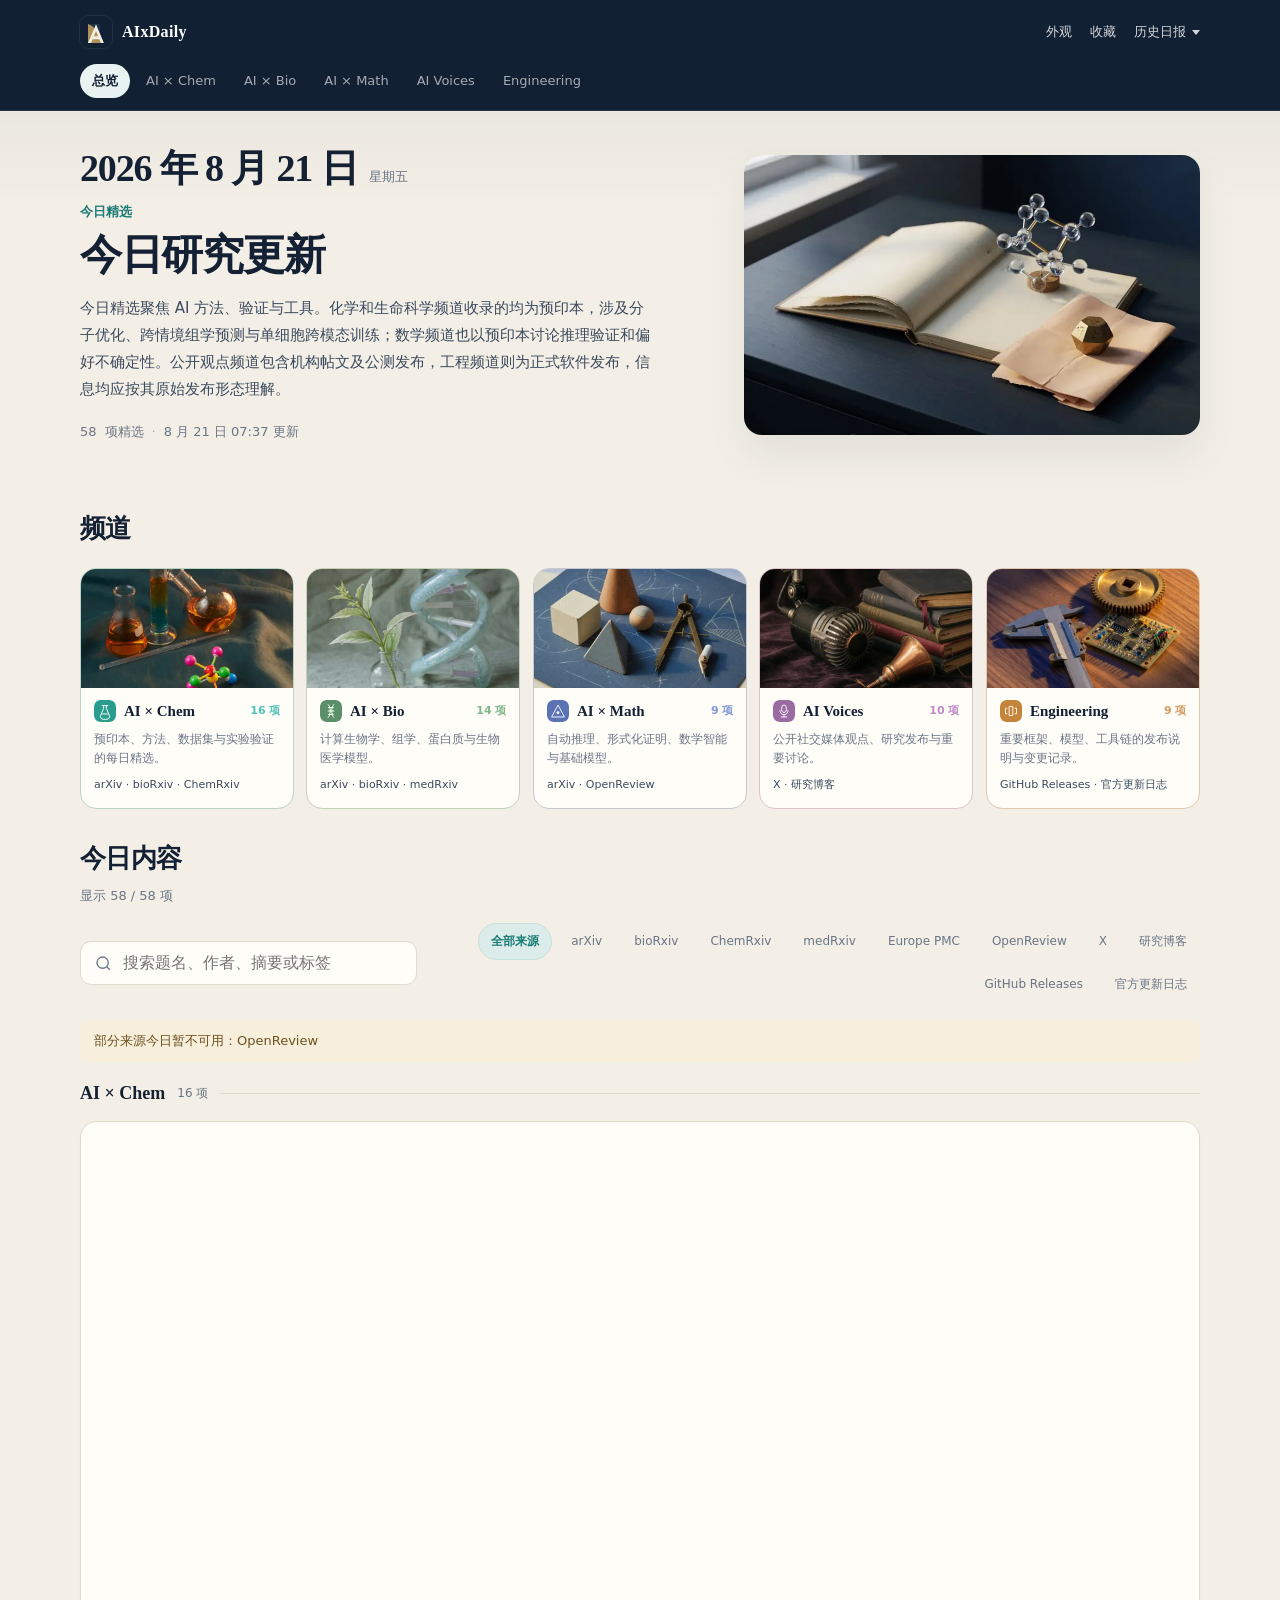
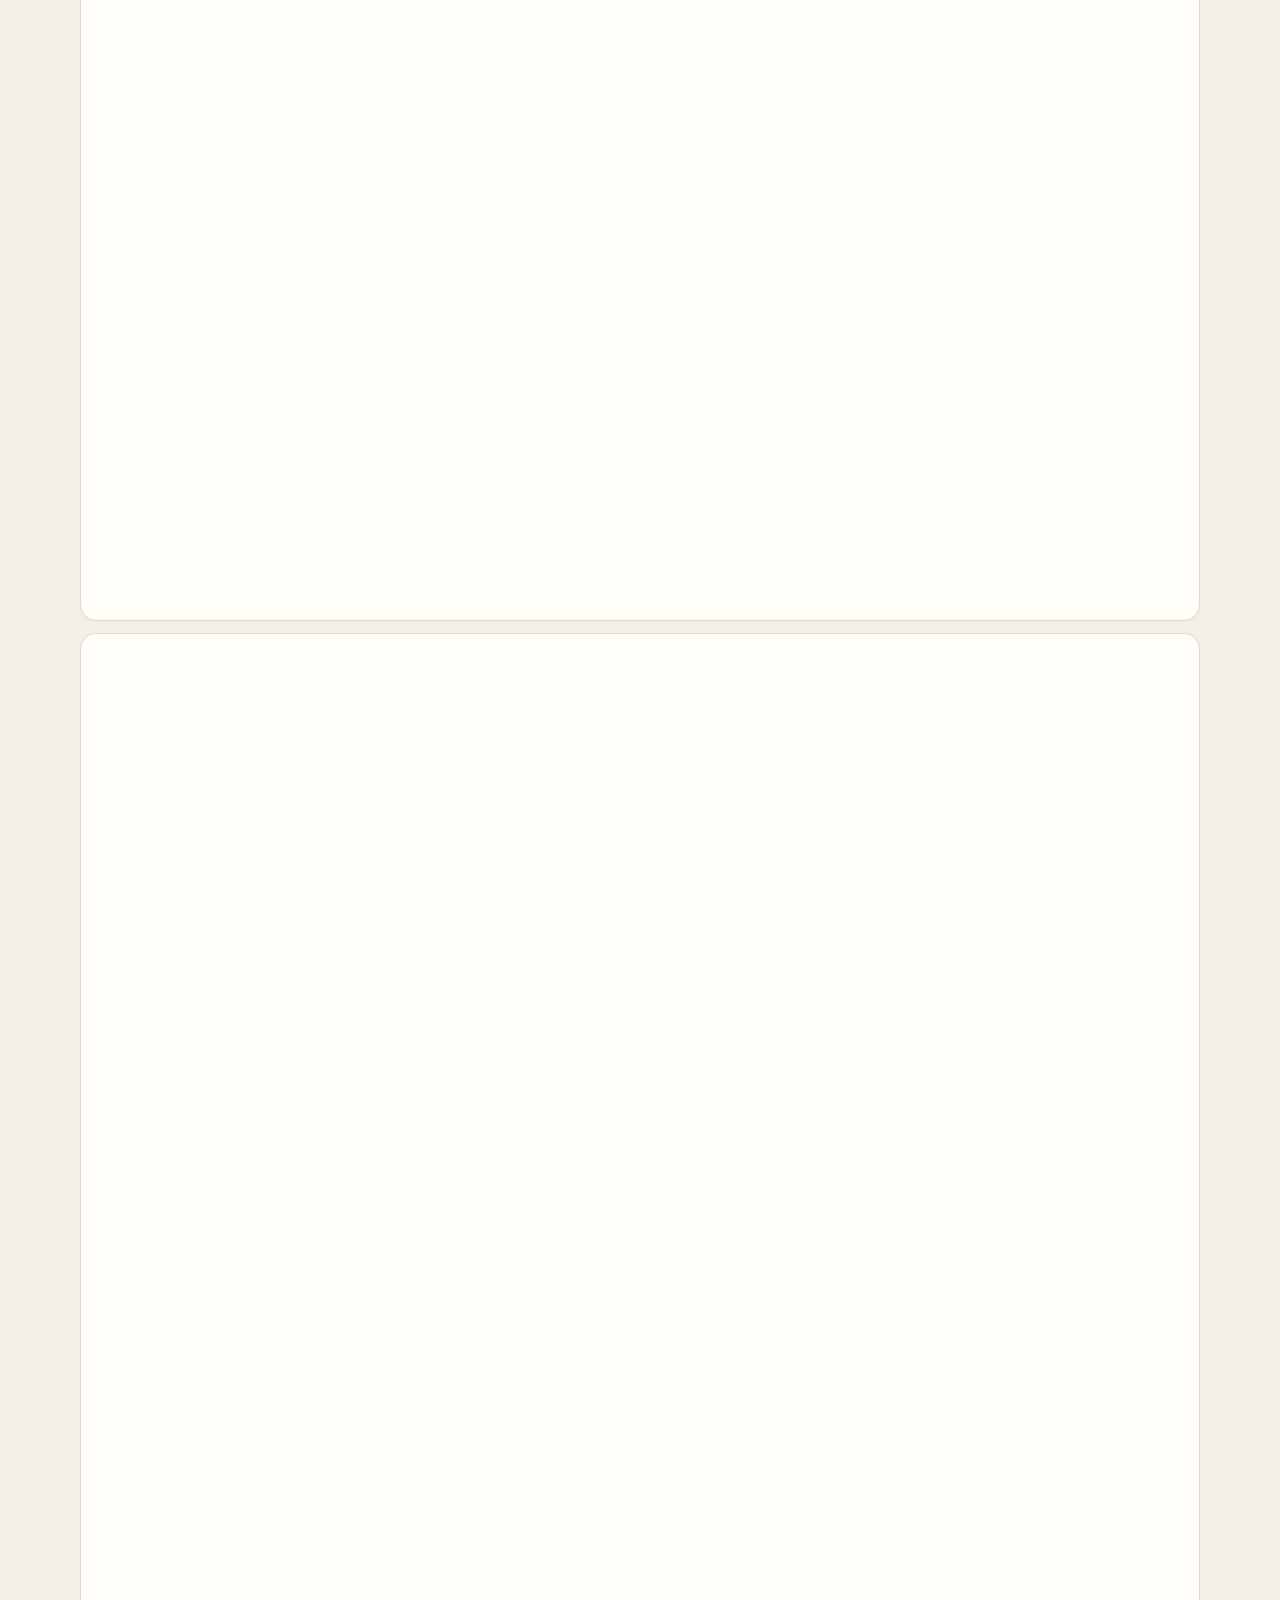
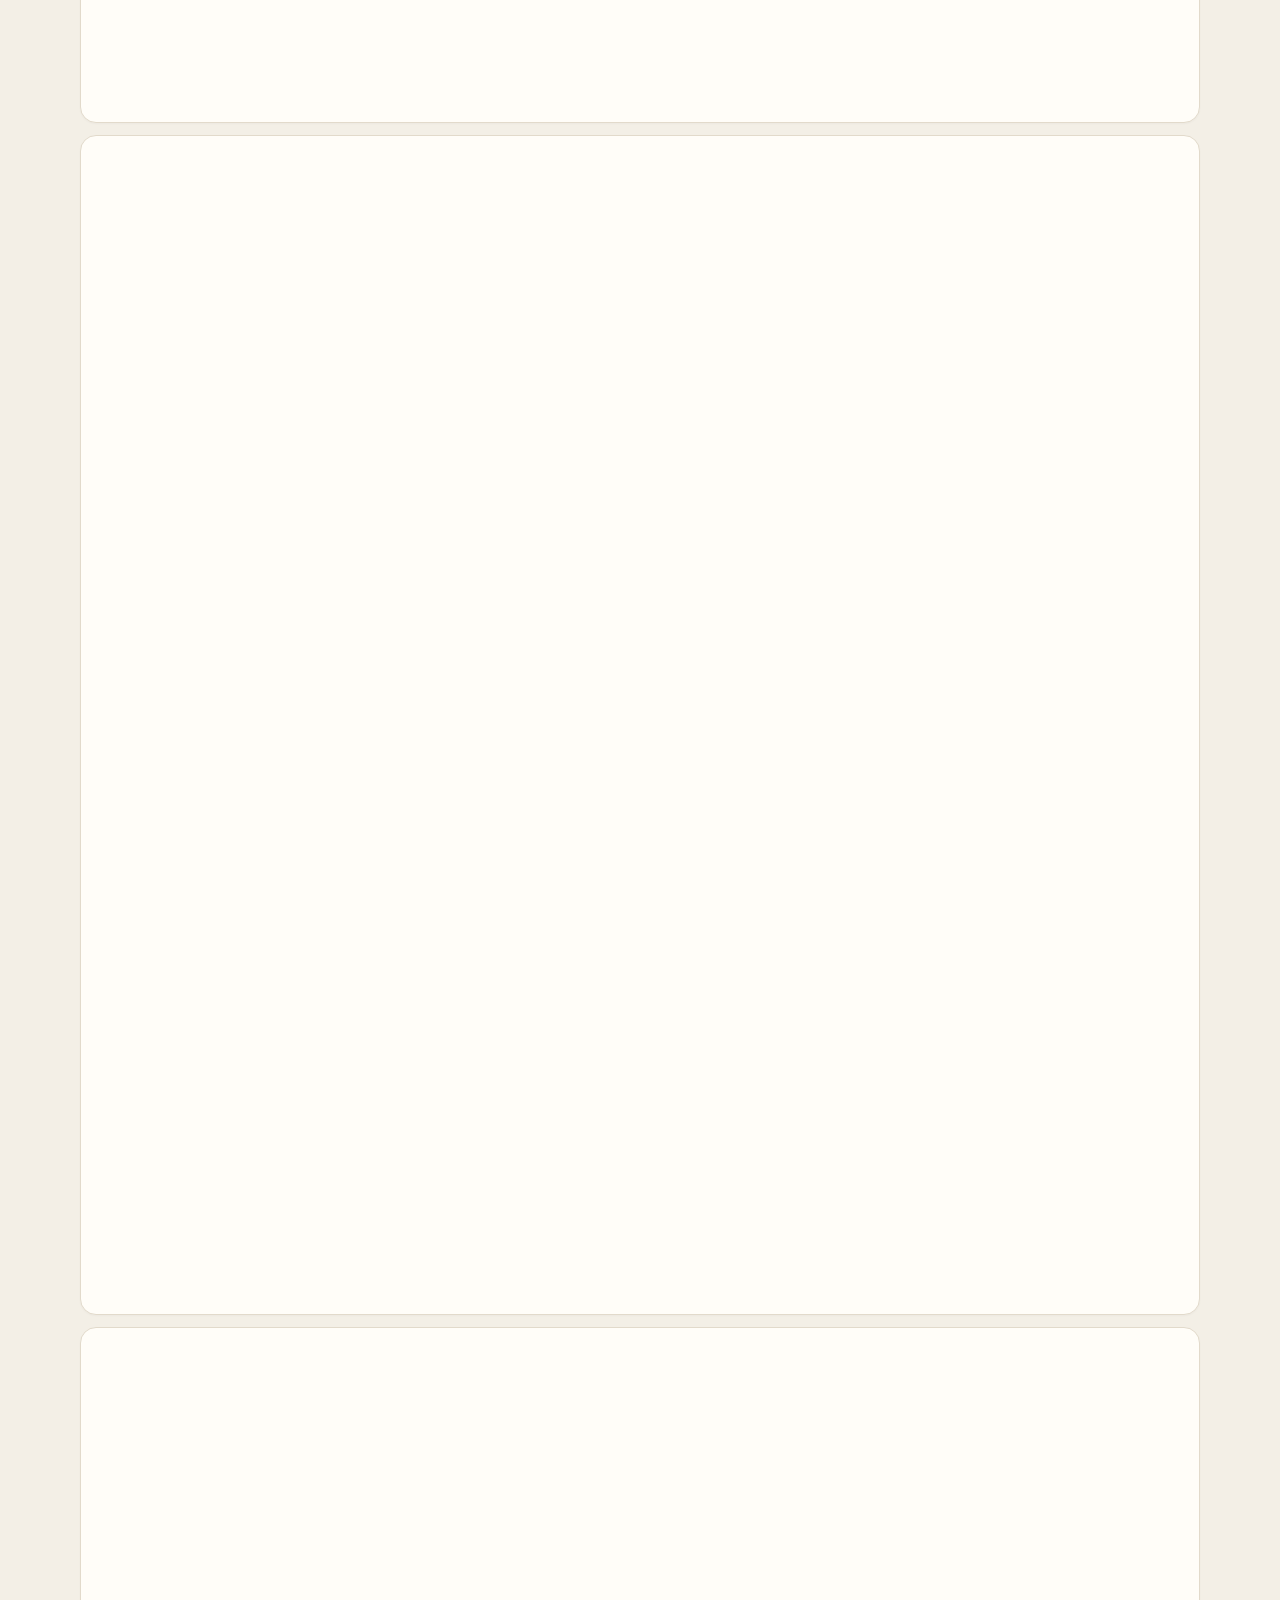
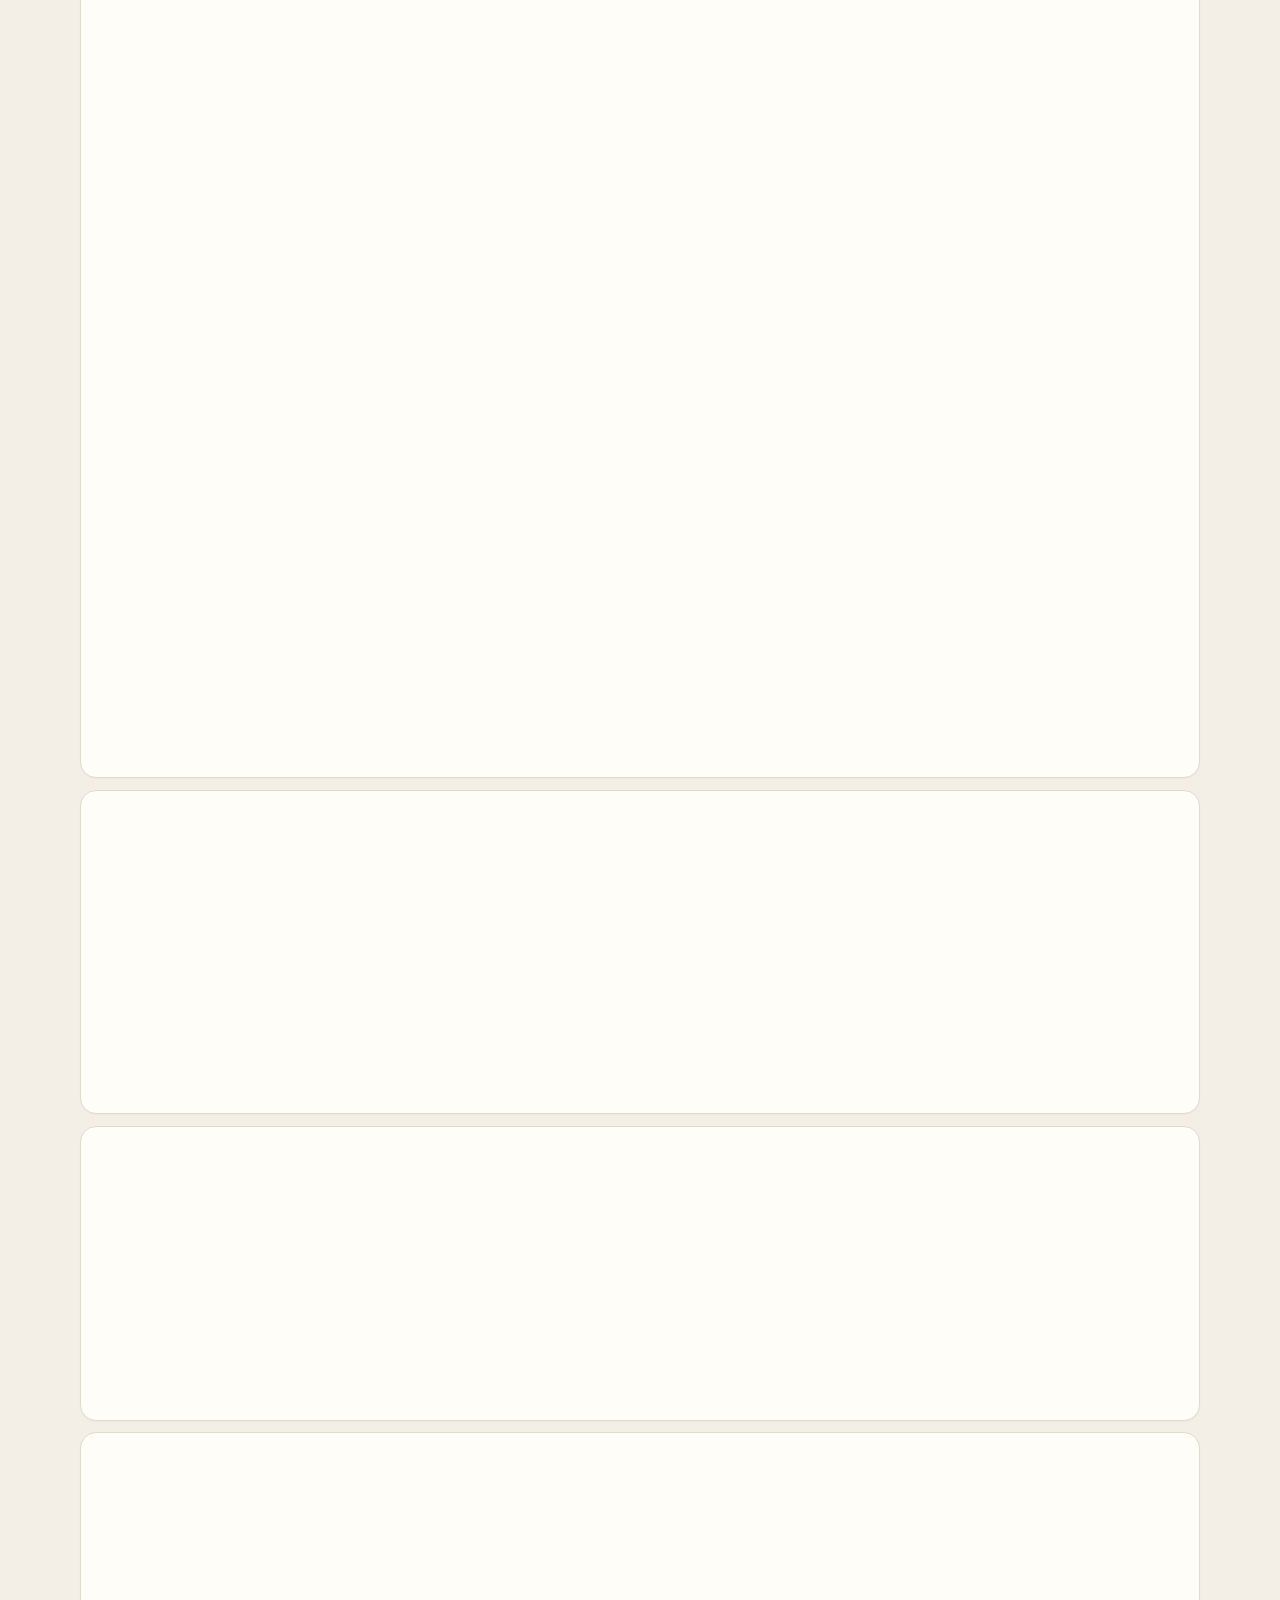
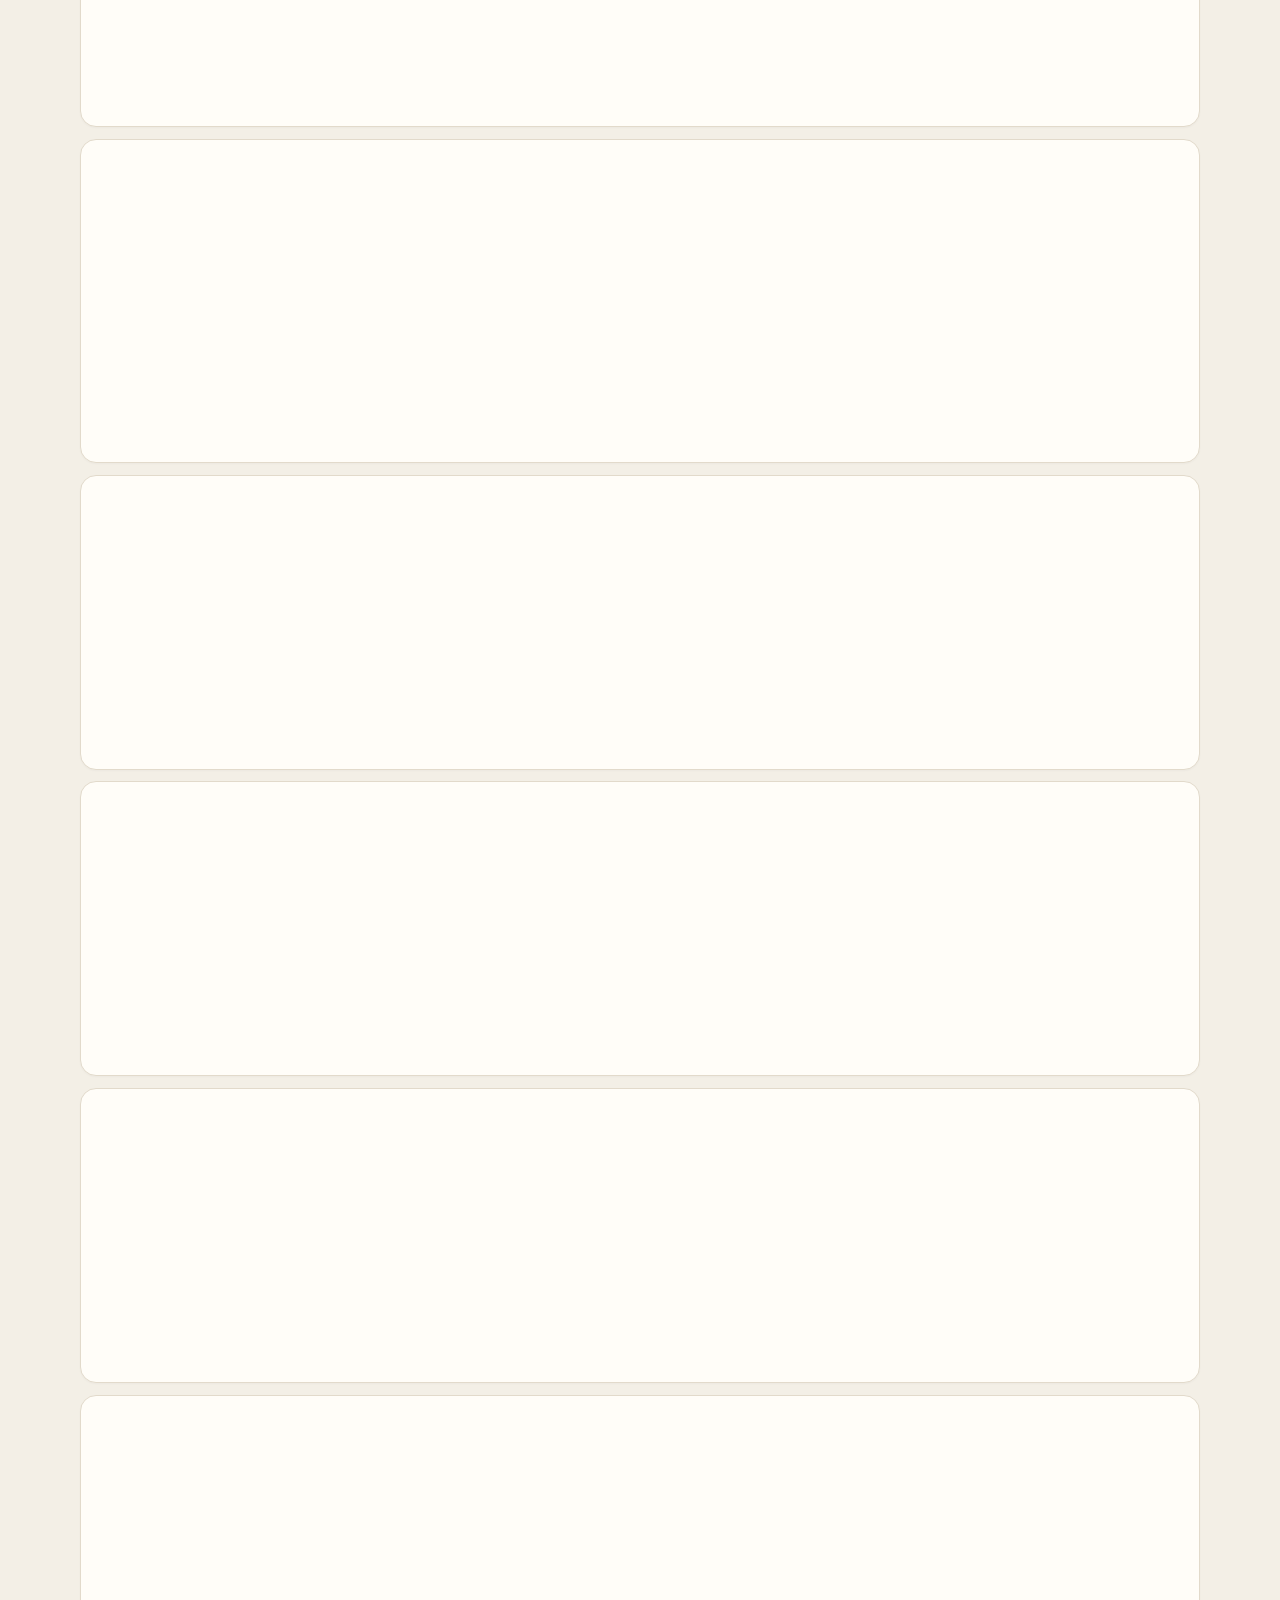
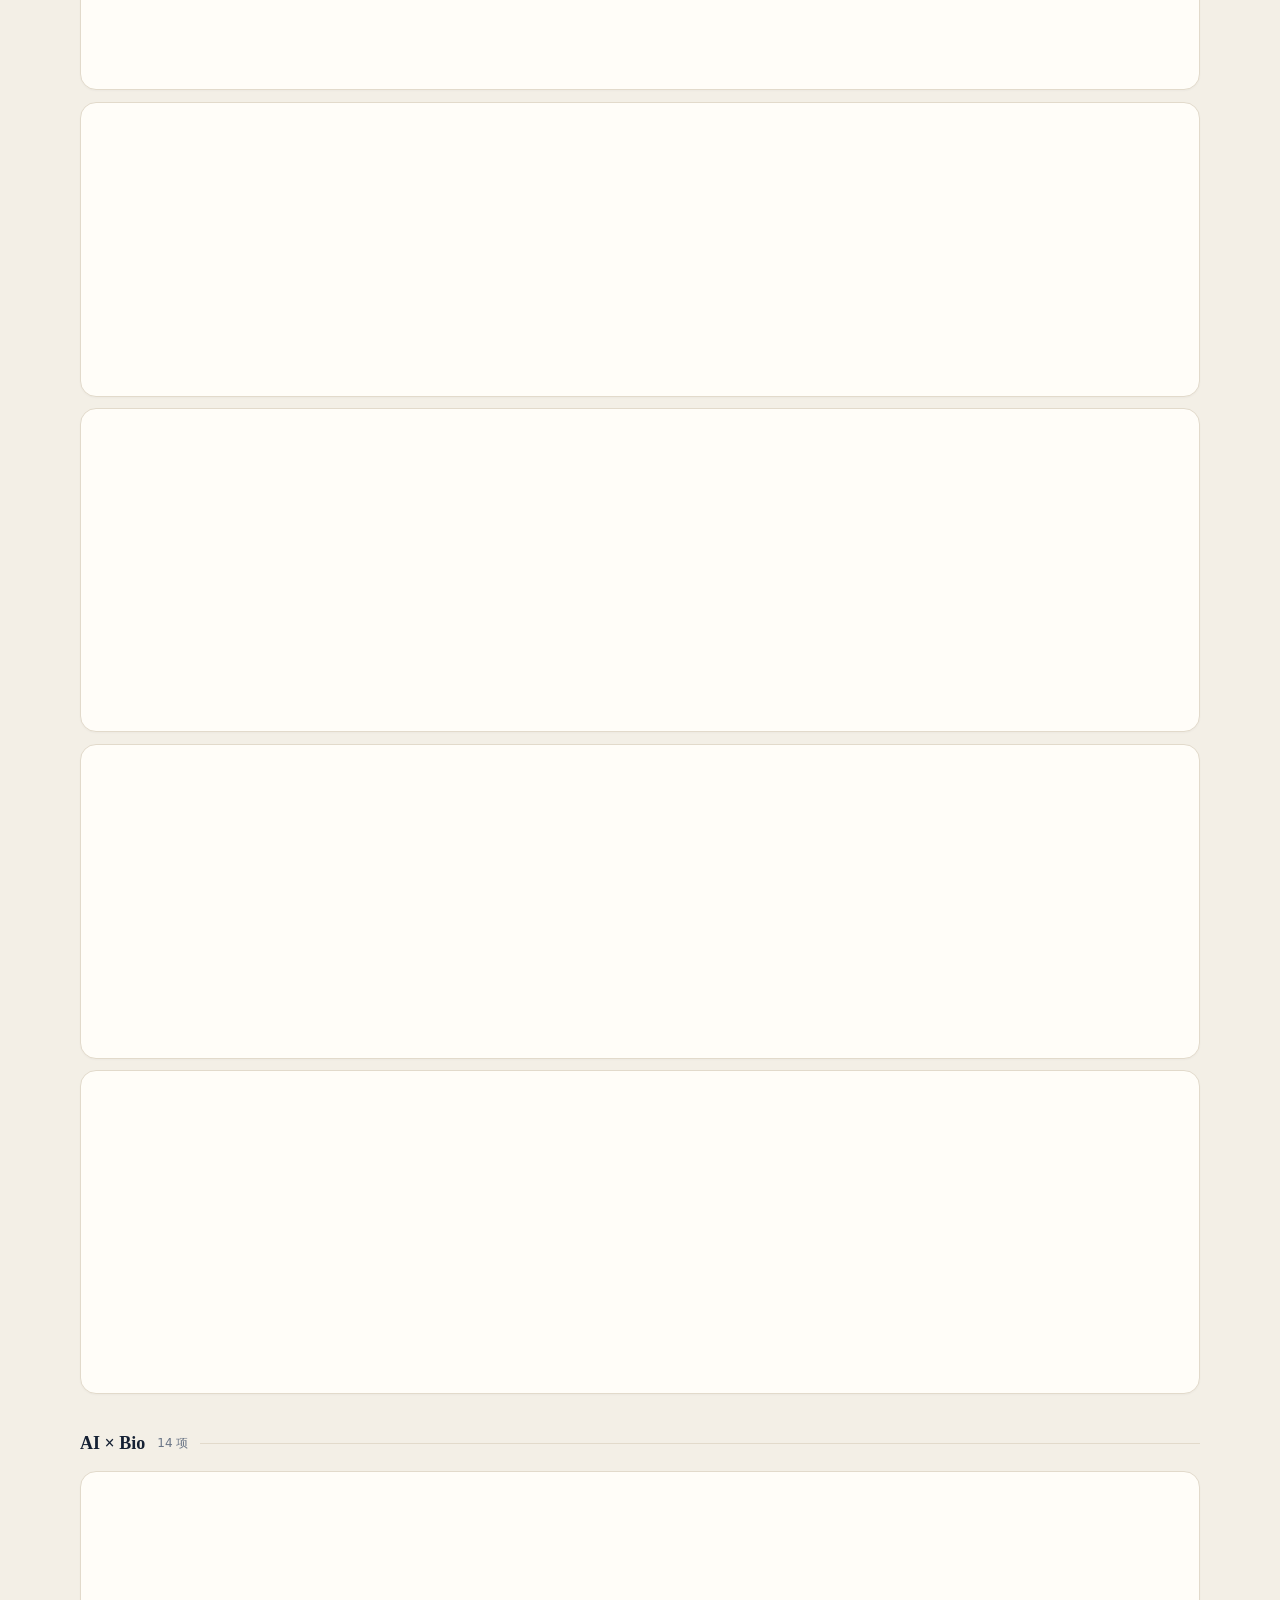
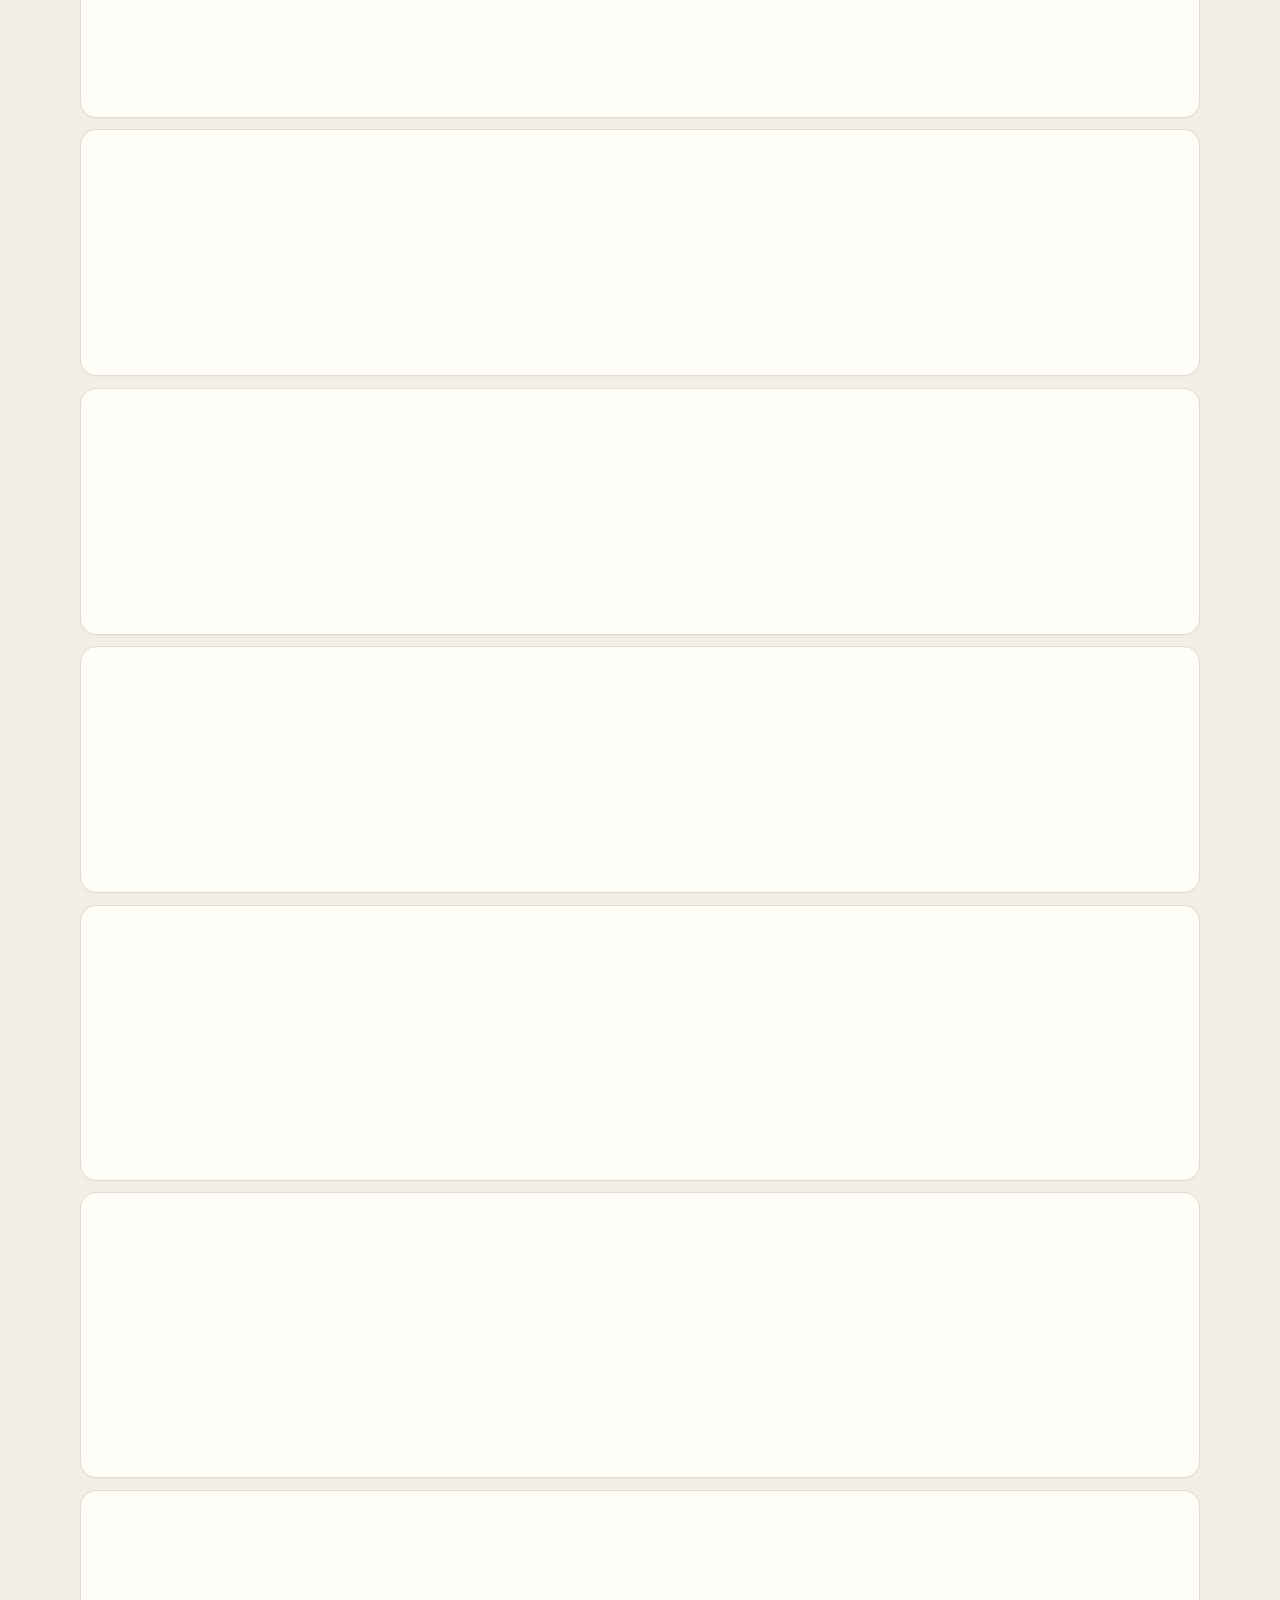
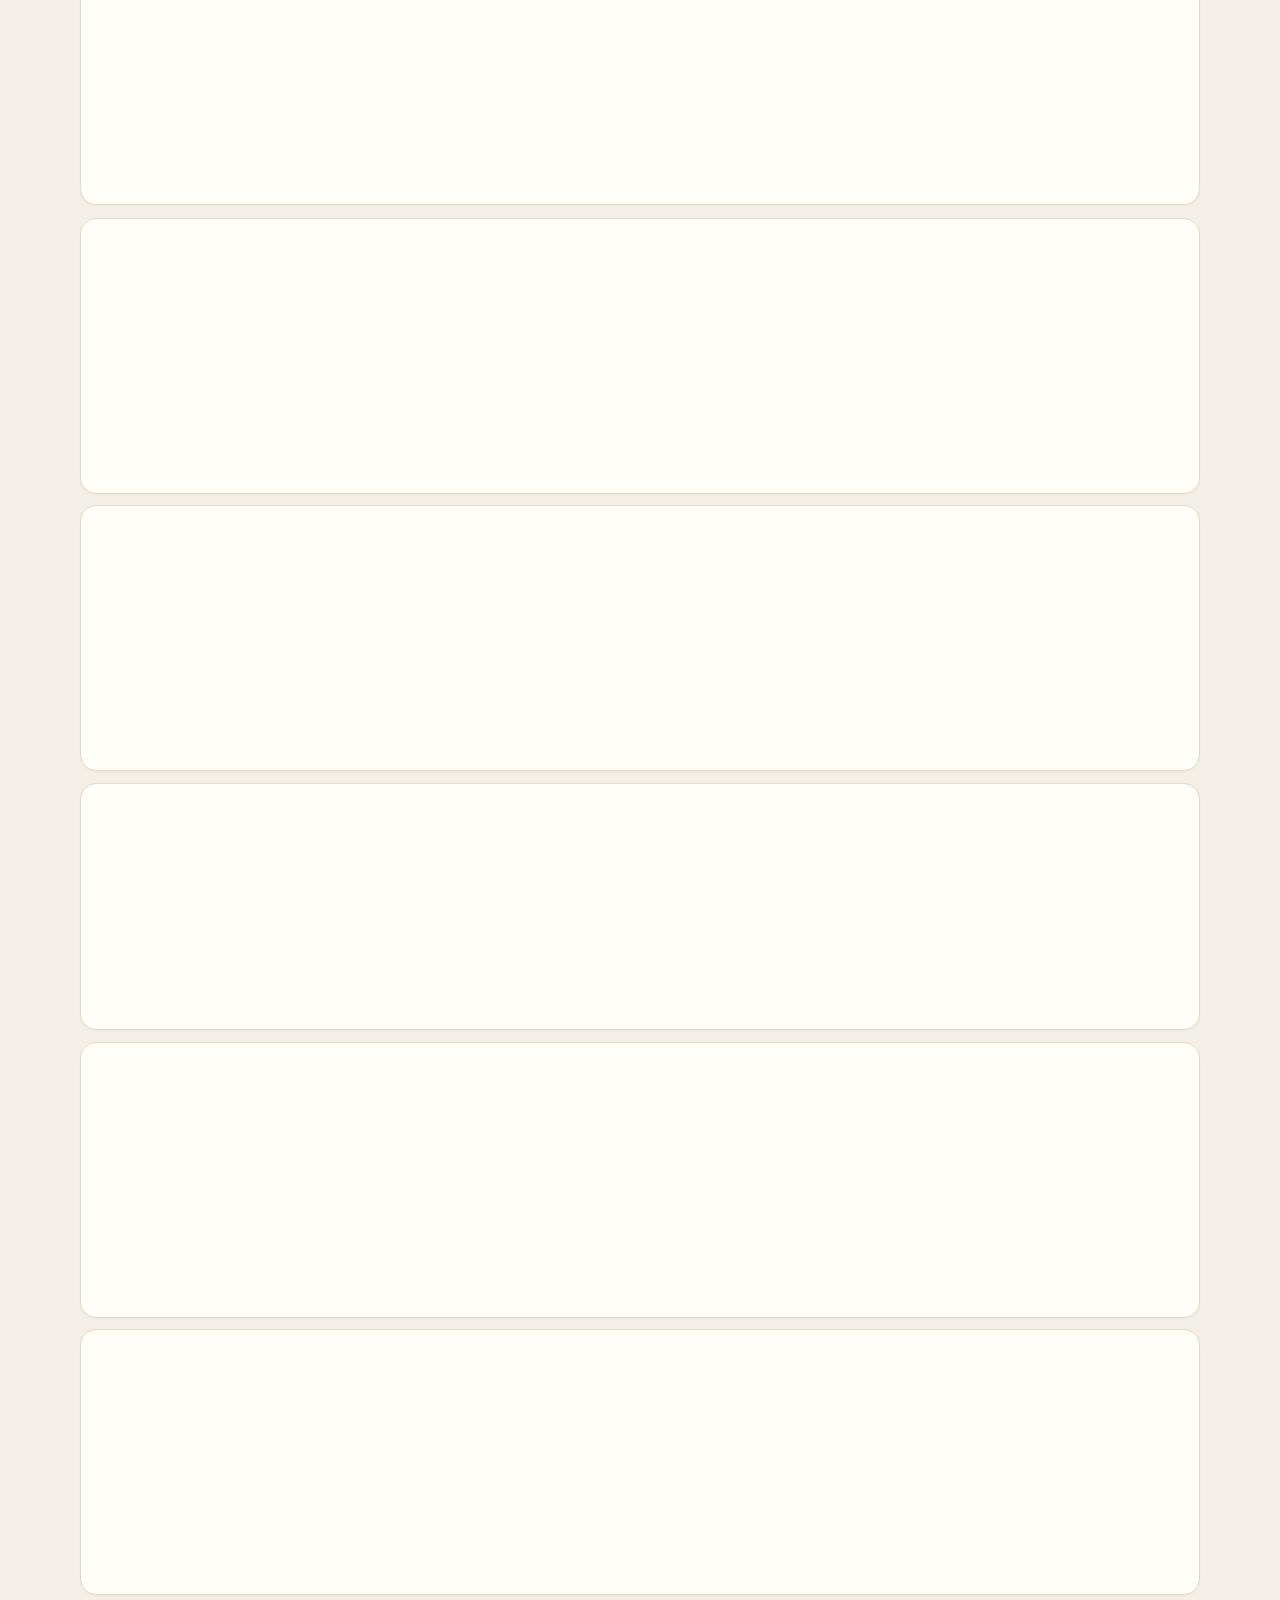
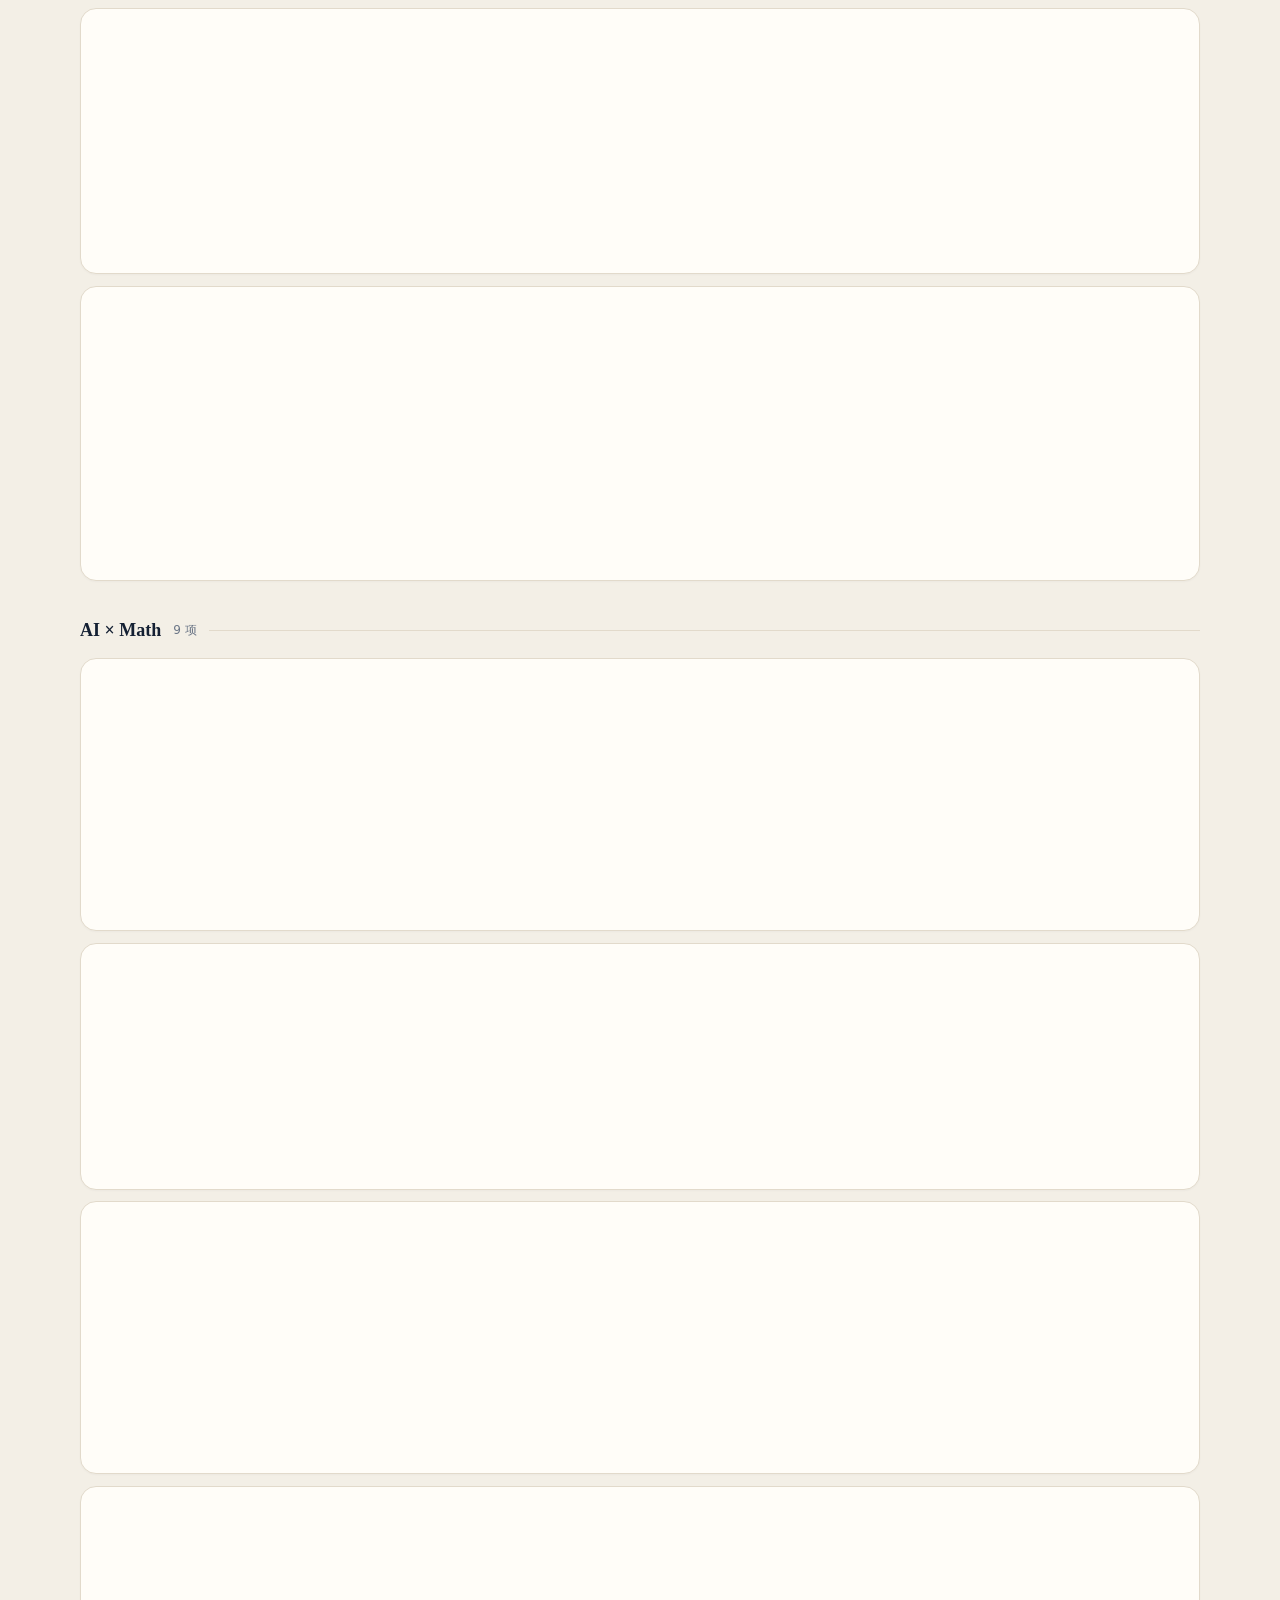
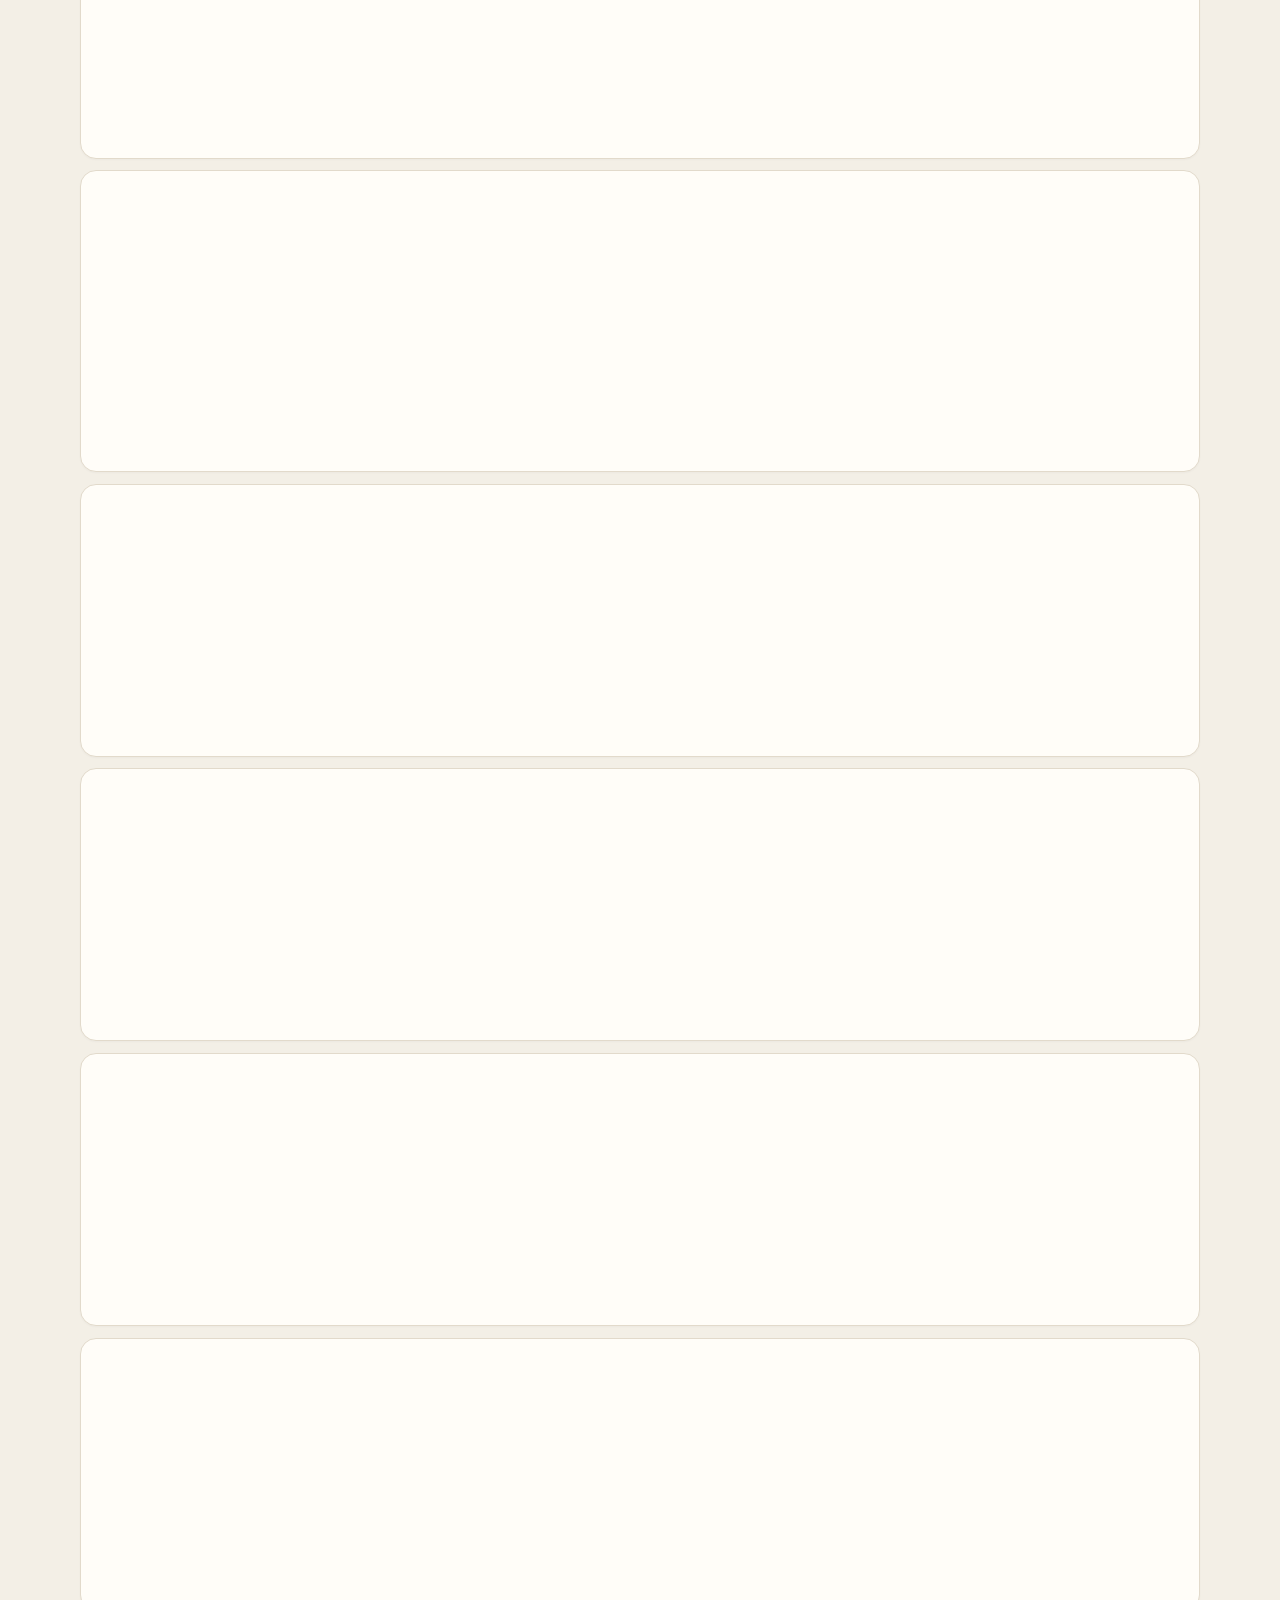
<file: public/index.html>
<!doctype html>
<html lang="zh-CN">
<head>
  <meta charset="utf-8">
  <meta name="viewport" content="width=device-width, initial-scale=1">
  <meta name="description" content="AIxDaily：化学、生物、数学、公开观点与工程更新的每日精选。">
  <meta name="theme-color" content="#122033">
  <meta property="og:title" content="AIxDaily">
  <meta property="og:description" content="化学、生物、数学、公开观点与工程更新的每日精选。">
  <meta property="og:image" content="https://zichenwang114514.github.io/ai-x-daily/assets/art/hero.jpg">
  <title>AIxDaily</title>
  <script>
    try {
      var pref = localStorage.getItem("aix-daily.theme.v1");
      var dark = pref === "dark" || (pref !== "light" && matchMedia("(prefers-color-scheme: dark)").matches);
      document.documentElement.dataset.theme = dark ? "dark" : "light";
      document.documentElement.dataset.themePref = pref === "light" || pref === "dark" ? pref : "system";
      document.documentElement.style.colorScheme = dark ? "dark" : "light";
    } catch (e) {}
  </script>
  <link rel="icon" href="assets/favicon.svg?v=2" type="image/svg+xml">
  <link rel="icon" href="assets/favicon-32.png?v=2" type="image/png" sizes="32x32">
  <link rel="apple-touch-icon" href="assets/apple-touch-icon.png?v=2">
  <link rel="stylesheet" href="assets/styles.css">
  <link rel="preload" as="image" href="assets/art/hero.webp" type="image/webp" fetchpriority="high">
  <link rel="preload" as="fetch" href="data/daily/latest.json" crossorigin>
  <link rel="preload" as="fetch" href="api/v1/manifest.json" crossorigin>
  <link rel="preload" as="script" href="assets/collection.js">
  <link rel="preload" as="script" href="assets/app.js">
  <script src="assets/theme.js" defer></script>
</head>
<body data-page="home" data-root="">
  <a class="skip-link" href="#papers">跳到日报内容</a>

  <header class="site-header">
    <div class="shell site-header__inner">
      <nav class="topbar" aria-label="主要导航">
        <a class="brand" href="./" aria-label="AIxDaily 首页">
          <img class="brand__mark" src="assets/logo.svg" width="36" height="36" alt="">
          <span class="brand__name">AIxDaily</span>
        </a>
        <div class="topbar__actions">
          <button class="theme-button" data-theme-button type="button" aria-label="外观：跟随系统">外观</button>
          <a class="library-link" href="library/">收藏<span class="library-count" data-library-count hidden></span></a>
          <div class="history-anchor">
            <button class="history-button" id="history-button" type="button" aria-expanded="false" aria-controls="history-panel" aria-haspopup="true">
              历史日报
              <span class="history-button__chevron" aria-hidden="true"></span>
            </button>
            <div class="history-panel" id="history-panel" hidden>
              <div class="history-panel__head">
                <strong>历史日报</strong>
                <span>按日期查阅已发布内容</span>
              </div>
              <div id="history-list" class="history-list" aria-live="polite">正在载入历史日报…</div>
            </div>
          </div>
        </div>
      </nav>

      <nav class="channel-nav" id="channel-nav" aria-label="信息频道">
        <a class="channel-nav__item is-active" href="./" aria-current="page">总览</a>
        <a class="channel-nav__item" href="channels/aixchem/">AI × Chem</a>
        <a class="channel-nav__item" href="channels/aixbio/">AI × Bio</a>
        <a class="channel-nav__item" href="channels/aixmath/">AI × Math</a>
        <a class="channel-nav__item" href="channels/aivoices/">AI Voices</a>
        <a class="channel-nav__item" href="channels/engineering/">Engineering</a>
      </nav>
    </div>
  </header>

  <section class="hero" aria-labelledby="hero-title">
    <div class="shell hero__inner">
      <div class="hero__copy">
        <p class="hero__date">
          <time id="digest-date" datetime="">载入中</time>
          <span id="hero-weekday"></span>
        </p>
        <p class="hero__kicker" id="eyebrow">今日精选</p>
        <h1 id="hero-title">今日研究更新</h1>
        <p id="subtitle" class="hero__lead">正在读取今日内容…</p>
        <p class="hero__meta">
          <span id="stat-selected">—</span> 项精选
          <span class="hero__dot" aria-hidden="true">·</span>
          <span id="generated-time">—</span>
          <a class="hero__today" id="back-to-today" href="./" hidden>返回今日</a>
        </p>
      </div>
      <figure class="hero__art">
        <picture>
          <source id="hero-art-webp" srcset="assets/art/hero.webp" type="image/webp">
          <img id="hero-art" src="assets/art/hero.jpg" width="960" height="540" alt="" fetchpriority="high" decoding="async">
        </picture>
      </figure>
    </div>
  </section>

  <main class="shell main-content">
    <section class="channel-overview" data-home-only aria-labelledby="channel-title">
      <div class="section-heading">
        <h2 id="channel-title">频道</h2>
      </div>
      <div class="channel-cards" id="channel-cards" aria-live="polite"></div>
    </section>

    <section id="papers" class="digest" aria-labelledby="papers-title">
      <div class="section-heading">
        <div>
          <h2 id="papers-title">今日内容</h2>
          <p id="result-count" aria-live="polite"></p>
        </div>
      </div>

      <section class="toolbar" aria-label="搜索与来源">
        <div class="search-box">
          <svg viewBox="0 0 24 24" aria-hidden="true"><path d="m21 21-4.3-4.3m2.3-5.2a7.5 7.5 0 1 1-15 0 7.5 7.5 0 0 1 15 0Z"/></svg>
          <label class="sr-only" for="search-input">搜索题名、作者与摘要</label>
          <input id="search-input" type="search" placeholder="搜索题名、作者、摘要或标签" autocomplete="off" spellcheck="false" enterkeyhint="search">
        </div>
        <div class="filter-group" id="source-filters" aria-label="按来源筛选">
          <button class="filter-chip is-active" type="button" data-source="all">全部来源</button>
        </div>
      </section>

      <p class="source-note" id="source-note" hidden></p>
      <div id="paper-groups" class="paper-groups" aria-live="polite"></div>
      <div id="empty-state" class="empty-state" hidden>
        <picture>
          <source id="empty-art-webp" type="image/webp">
          <img id="empty-art" width="320" height="320" alt="" loading="lazy" decoding="async">
        </picture>
        <div>
          <strong id="empty-title">今日暂无精选</strong>
          <p id="empty-text">这一天没有达到收录标准的更新。可在上方打开历史日报。</p>
        </div>
      </div>
    </section>

    <section class="activity-panel" aria-labelledby="activity-title">
      <div class="activity-panel__head">
        <div>
          <h2 id="activity-title">近期更新</h2>
          <p id="activity-summary">正在读取历史记录…</p>
        </div>
        <p class="activity-hint">点击色块可打开对应日期</p>
      </div>
      <div class="heatmap-scroll" tabindex="0" aria-label="可横向滚动的年度活动日历">
        <div class="heatmap" id="activity-heatmap" role="grid" aria-label="过去一年每日研究活动"></div>
      </div>
      <div class="activity-legend" aria-hidden="true">
        <span>少</span><i data-level="0"></i><i data-level="1"></i><i data-level="2"></i><i data-level="3"></i><i data-level="4"></i><span>多</span>
      </div>
    </section>
  </main>

  <footer class="site-footer">
    <div class="shell footer-grid">
      <div>
        <strong>AIxDaily</strong>
        <p>化学、生物、数学、公开观点与工程更新的每日精选。</p>
      </div>
      <div class="footer-note">
        <p>预印本、公开观点与软件发布均请结合原始来源判断。</p>
        <p id="footer-date">—</p>
        <p class="footer-links">
          <a href="library/">收藏</a>
          <a href="task/">运行说明</a>
          <a href="api/v1/manifest.json">接口清单</a>
        </p>
      </div>
    </div>
  </footer>

  <template id="paper-template">
    <article class="paper-card">
      <span class="rank"></span>
      <div class="paper-card__body">
        <div class="paper-card__topline">
          <span class="source-badge"></span>
          <span class="topic-label"></span>
          <div class="paper-card__actions">
            <button class="copy-link" type="button">复制链接</button>
            <button class="save-button" type="button" aria-pressed="false" aria-label="收藏这篇">收藏</button>
          </div>
        </div>
        <h3><a class="paper-title" target="_blank" rel="noopener noreferrer"></a></h3>
        <p class="paper-meta"></p>
        <div class="tag-list"></div>
        <p class="summary-zh"></p>
        <p class="why-it-matters"></p>
        <details class="abstract-details">
          <summary><span class="abstract-summary-label">查看摘要</span></summary>
          <div class="abstract-toolbar">
            <div class="abstract-lang" role="group" aria-label="摘要语言">
              <button type="button" class="abstract-lang__btn" data-lang="zh" aria-pressed="true">中文</button>
              <button type="button" class="abstract-lang__btn" data-lang="en" aria-pressed="false">原文</button>
            </div>
          </div>
          <p class="abstract-text"></p>
        </details>
        <div class="note-block" hidden>
          <label class="note-label">笔记</label>
          <textarea class="note-field" rows="3" placeholder="记下要核对的实验、可复用的方法，或下次精读时要看的部分。"></textarea>
          <p class="note-status" aria-live="polite"></p>
        </div>
      </div>
    </article>
  </template>

  <script src="assets/collection.js" defer></script>
  <script src="assets/app.js" defer></script>
</body>
</html>
</file>
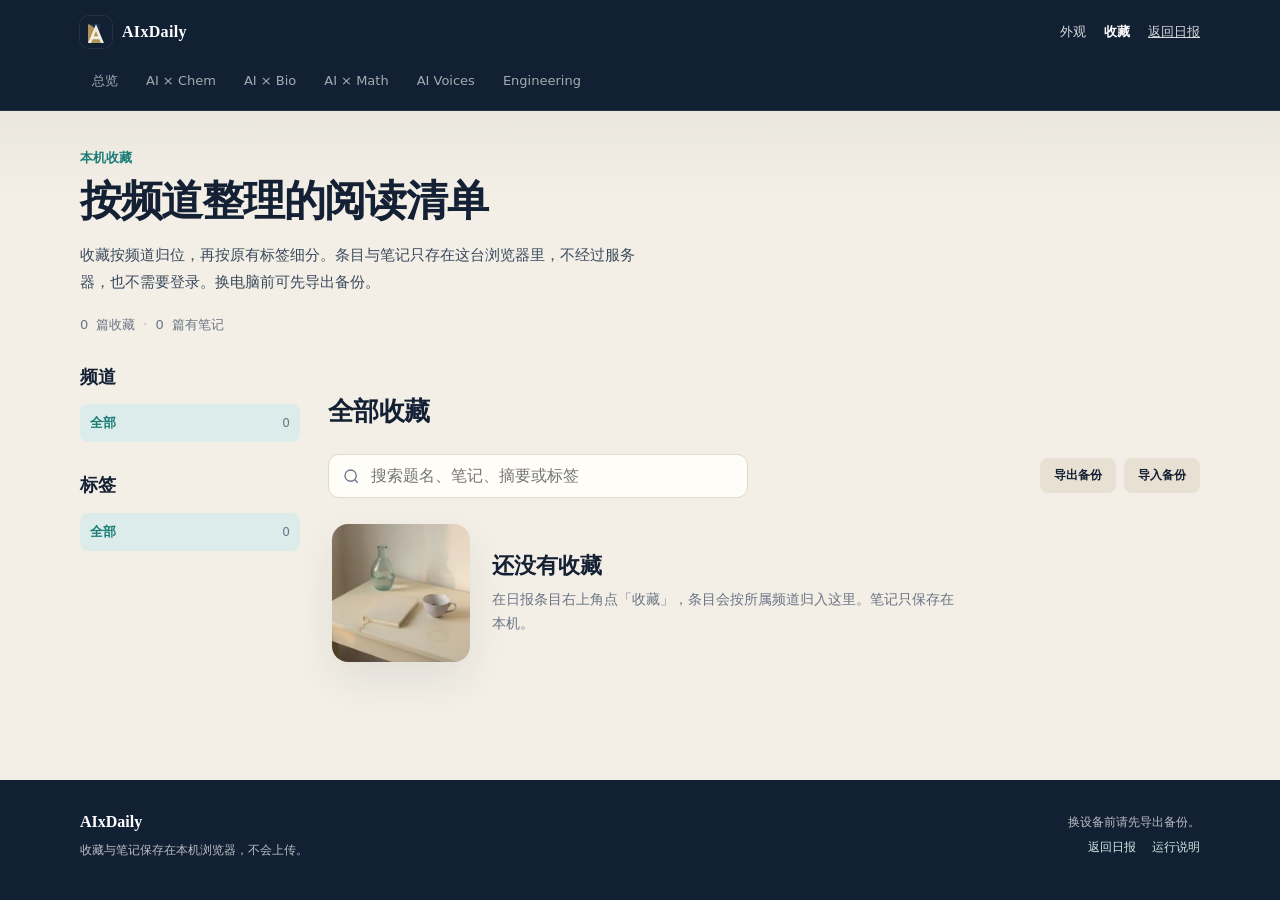
<file: public/library/index.html>
<!doctype html>
<html lang="zh-CN">
<head>
  <meta charset="utf-8">
  <meta name="viewport" content="width=device-width, initial-scale=1">
  <meta name="description" content="本机收藏的研究条目，按频道和标签整理，并支持笔记。">
  <meta name="theme-color" content="#122033">
  <title>收藏 · AIxDaily</title>
  <script>
    try {
      var pref = localStorage.getItem("aix-daily.theme.v1");
      var dark = pref === "dark" || (pref !== "light" && matchMedia("(prefers-color-scheme: dark)").matches);
      document.documentElement.dataset.theme = dark ? "dark" : "light";
      document.documentElement.dataset.themePref = pref === "light" || pref === "dark" ? pref : "system";
      document.documentElement.style.colorScheme = dark ? "dark" : "light";
    } catch (e) {}
  </script>
  <link rel="icon" href="../assets/favicon.svg?v=2" type="image/svg+xml">
  <link rel="icon" href="../assets/favicon-32.png?v=2" type="image/png" sizes="32x32">
  <link rel="apple-touch-icon" href="../assets/apple-touch-icon.png?v=2">
  <link rel="stylesheet" href="../assets/styles.css">
  <script src="../assets/theme.js" defer></script>
</head>
<body class="library-page" data-page="library" data-root="../">
  <a class="skip-link" href="#library">跳到收藏内容</a>

  <header class="site-header">
    <div class="shell site-header__inner">
      <nav class="topbar" aria-label="主要导航">
        <a class="brand" href="../" aria-label="AIxDaily 首页">
          <img class="brand__mark" src="../assets/logo.svg" width="36" height="36" alt="">
          <span class="brand__name">AIxDaily</span>
        </a>
        <div class="topbar__actions">
          <button class="theme-button" data-theme-button type="button" aria-label="外观：跟随系统">外观</button>
          <a class="library-link is-active" href="./" aria-current="page">收藏<span class="library-count" data-library-count hidden></span></a>
          <a class="history-button" href="../">返回日报</a>
        </div>
      </nav>
      <nav class="channel-nav" aria-label="信息频道">
        <a class="channel-nav__item" href="../">总览</a>
        <a class="channel-nav__item" href="../channels/aixchem/">AI × Chem</a>
        <a class="channel-nav__item" href="../channels/aixbio/">AI × Bio</a>
        <a class="channel-nav__item" href="../channels/aixmath/">AI × Math</a>
        <a class="channel-nav__item" href="../channels/aivoices/">AI Voices</a>
        <a class="channel-nav__item" href="../channels/engineering/">Engineering</a>
      </nav>
    </div>
  </header>

  <section class="hero" aria-labelledby="hero-title">
    <div class="shell hero__inner">
      <div class="hero__copy">
        <p class="hero__kicker">本机收藏</p>
        <h1 id="hero-title">按频道整理的阅读清单</h1>
        <p class="hero__lead">收藏按频道归位，再按原有标签细分。条目与笔记只存在这台浏览器里，不经过服务器，也不需要登录。换电脑前可先导出备份。</p>
        <p class="hero__meta">
          <span id="library-total">0</span> 篇收藏
          <span class="hero__dot" aria-hidden="true">·</span>
          <span id="library-note-count">0</span> 篇有笔记
        </p>
      </div>
    </div>
  </section>

  <main class="shell main-content" id="library">
    <div class="library-layout">
      <aside class="tag-rail" aria-label="按频道和标签筛选">
        <section>
          <h2>频道</h2>
          <div id="channel-rail" class="tag-rail__list"></div>
        </section>
        <section>
          <h2>标签</h2>
          <div id="tag-rail" class="tag-rail__list"></div>
        </section>
      </aside>
      <section aria-labelledby="library-title">
        <div class="section-heading">
          <div>
            <h2 id="library-title">全部收藏</h2>
            <p id="library-result-count"></p>
          </div>
        </div>
        <section class="toolbar library-toolbar" aria-label="搜索与备份">
          <div class="search-box">
            <svg viewBox="0 0 24 24" aria-hidden="true"><path d="m21 21-4.3-4.3m2.3-5.2a7.5 7.5 0 1 1-15 0 7.5 7.5 0 0 1 15 0Z"/></svg>
            <label class="sr-only" for="library-search">搜索收藏</label>
            <input id="library-search" type="search" placeholder="搜索题名、笔记、摘要或标签" autocomplete="off" spellcheck="false" enterkeyhint="search">
          </div>
          <div class="library-actions">
            <button class="button secondary" id="export-collection" type="button">导出备份</button>
            <label class="button secondary" for="import-collection">导入备份</label>
            <input id="import-collection" type="file" accept="application/json,.json" hidden>
          </div>
        </section>
        <p class="source-note" id="library-status" hidden></p>
        <div id="library-groups" class="paper-groups"></div>
        <div id="library-empty" class="empty-state" hidden>
          <picture>
            <source id="empty-art-webp" type="image/webp">
            <img id="empty-art" width="320" height="320" alt="" loading="lazy" decoding="async">
          </picture>
          <div>
            <strong id="empty-title">还没有收藏</strong>
            <p id="empty-text">在日报条目右上角点「收藏」，条目会按所属频道归入这里，并保留原来的标签。笔记只保存在本机。</p>
          </div>
        </div>
      </section>
    </div>
  </main>

  <footer class="site-footer">
    <div class="shell footer-grid">
      <div>
        <strong>AIxDaily</strong>
        <p>收藏与笔记保存在本机浏览器，不会上传。</p>
      </div>
      <div class="footer-note">
        <p>换设备前请先导出备份。</p>
        <p class="footer-links">
          <a href="../">返回日报</a>
          <a href="../task/">运行说明</a>
        </p>
      </div>
    </div>
  </footer>

  <template id="paper-template">
    <article class="paper-card">
      <span class="rank"></span>
      <div class="paper-card__body">
        <div class="paper-card__topline">
          <span class="source-badge"></span>
          <span class="topic-label"></span>
          <div class="paper-card__actions">
            <button class="copy-link" type="button">复制链接</button>
            <button class="save-button" type="button" aria-pressed="false" aria-label="取消收藏">已收藏</button>
          </div>
        </div>
        <h3><a class="paper-title" target="_blank" rel="noopener noreferrer"></a></h3>
        <p class="paper-meta"></p>
        <div class="tag-list"></div>
        <p class="summary-zh"></p>
        <p class="why-it-matters"></p>
        <details class="abstract-details">
          <summary><span class="abstract-summary-label">查看摘要</span></summary>
          <div class="abstract-toolbar">
            <div class="abstract-lang" role="group" aria-label="摘要语言">
              <button type="button" class="abstract-lang__btn" data-lang="zh" aria-pressed="true">中文</button>
              <button type="button" class="abstract-lang__btn" data-lang="en" aria-pressed="false">原文</button>
            </div>
          </div>
          <p class="abstract-text"></p>
        </details>
        <div class="note-block">
          <label class="note-label">笔记</label>
          <textarea class="note-field" rows="4" placeholder="记下要核对的实验、可复用的方法，或下次精读时要看的部分。"></textarea>
          <p class="note-status" aria-live="polite"></p>
        </div>
      </div>
    </article>
  </template>

  <script src="../assets/collection.js" defer></script>
  <script src="../assets/app.js" defer></script>
</body>
</html>
</file>
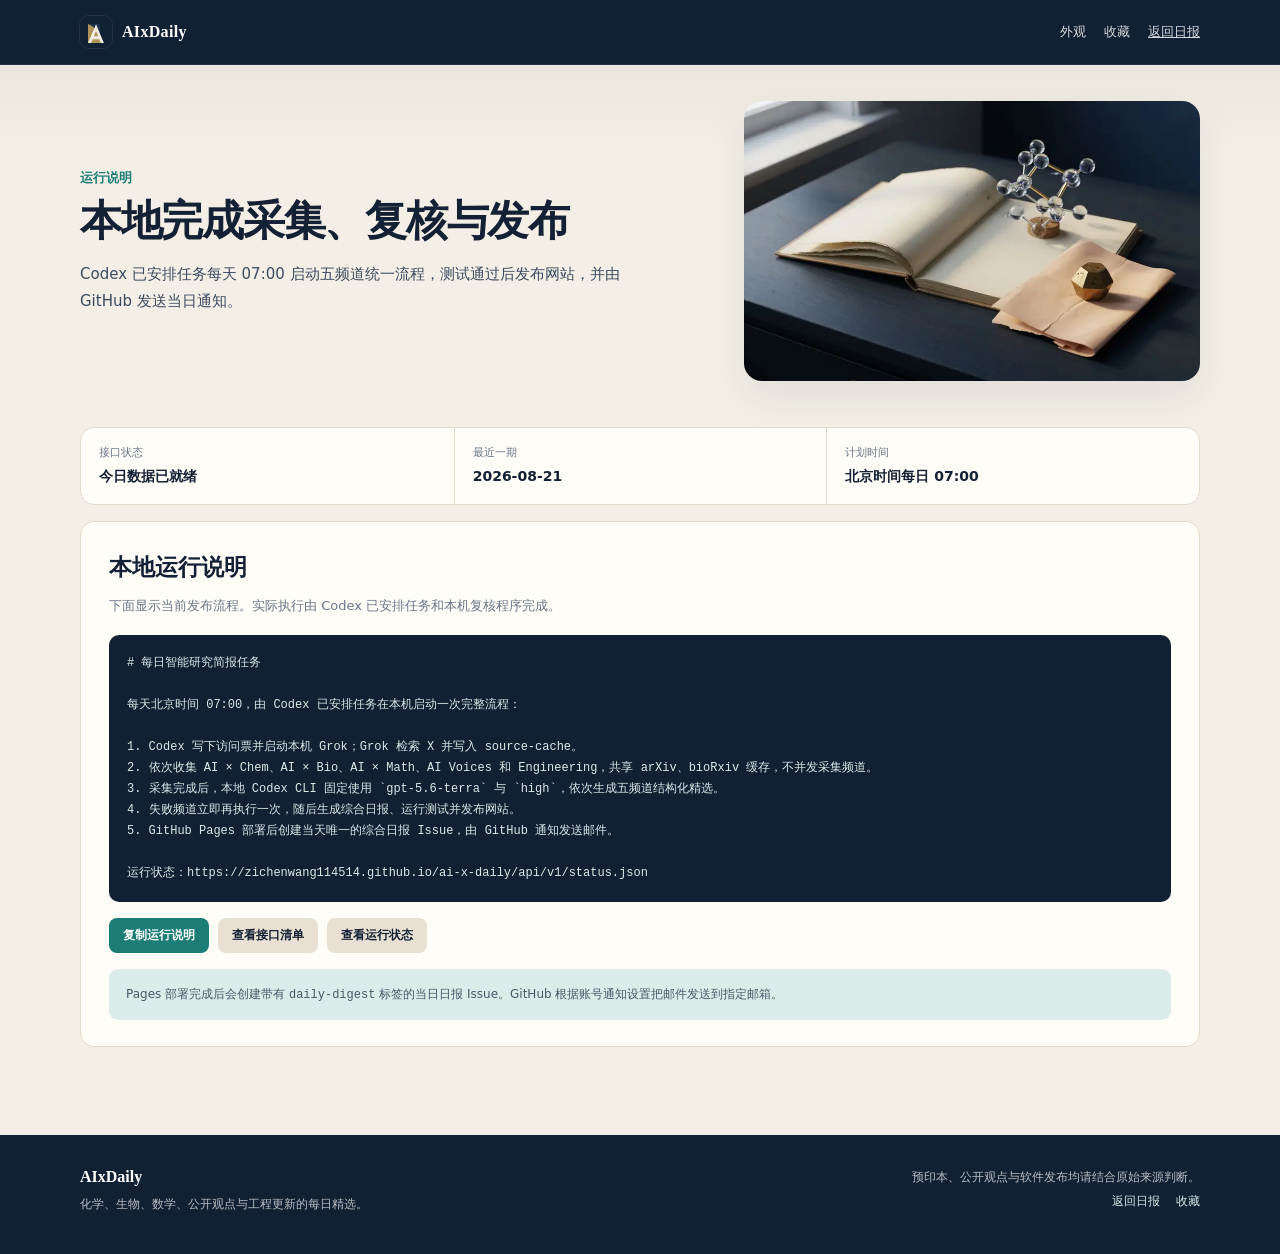
<file: public/task/index.html>
<!doctype html>
<html lang="zh-CN">
<head>
  <meta charset="utf-8">
  <meta name="viewport" content="width=device-width, initial-scale=1">
  <meta name="description" content="AIxDaily 的本地运行说明与当日状态。">
  <meta name="theme-color" content="#122033">
  <title>运行说明 · AIxDaily</title>
  <script>
    try {
      var pref = localStorage.getItem("aix-daily.theme.v1");
      var dark = pref === "dark" || (pref !== "light" && matchMedia("(prefers-color-scheme: dark)").matches);
      document.documentElement.dataset.theme = dark ? "dark" : "light";
      document.documentElement.dataset.themePref = pref === "light" || pref === "dark" ? pref : "system";
      document.documentElement.style.colorScheme = dark ? "dark" : "light";
    } catch (e) {}
  </script>
  <link rel="icon" href="../assets/favicon.svg?v=2" type="image/svg+xml">
  <link rel="icon" href="../assets/favicon-32.png?v=2" type="image/png" sizes="32x32">
  <link rel="apple-touch-icon" href="../assets/apple-touch-icon.png?v=2">
  <link rel="stylesheet" href="../assets/styles.css">
  <script src="../assets/theme.js" defer></script>
</head>
<body class="task-page" data-page="task" data-root="../">
  <a class="skip-link" href="#task-main">跳到运行说明</a>
  <header class="site-header">
    <div class="shell site-header__inner">
      <nav class="topbar" aria-label="主要导航">
        <a class="brand" href="../" aria-label="AIxDaily 首页">
          <img class="brand__mark" src="../assets/logo.svg" width="36" height="36" alt="">
          <span class="brand__name">AIxDaily</span>
        </a>
        <div class="topbar__actions">
          <button class="theme-button" data-theme-button type="button" aria-label="外观：跟随系统">外观</button>
          <a class="library-link" href="../library/">收藏</a>
          <a class="history-button" href="../">返回日报</a>
        </div>
      </nav>
    </div>
  </header>

  <section class="hero">
    <div class="shell hero__inner">
      <div class="hero__copy">
        <p class="hero__kicker">运行说明</p>
        <h1>本地完成采集、复核与发布</h1>
        <p class="hero__lead">Codex 已安排任务每天 07:00 启动五频道统一流程，测试通过后发布网站，并由 GitHub 发送当日通知。</p>
      </div>
      <figure class="hero__art">
        <picture>
          <source srcset="../assets/art/hero.webp" type="image/webp">
          <img src="../assets/art/hero.jpg" width="960" height="540" alt="" decoding="async">
        </picture>
      </figure>
    </div>
  </section>

  <main class="shell main-content" id="task-main">
    <section class="task-status" aria-label="接口状态">
      <div><span>接口状态</span><strong id="status-state">正在检查</strong></div>
      <div><span>最近一期</span><strong id="status-date">—</strong></div>
      <div><span>计划时间</span><strong>北京时间每日 07:00</strong></div>
    </section>
    <article class="task-card">
      <h2>本地运行说明</h2>
      <p>下面显示当前发布流程。实际执行由 Codex 已安排任务和本机复核程序完成。</p>
      <pre id="task-prompt">正在载入任务说明…</pre>
      <div class="actions">
        <button id="copy-button" type="button">复制运行说明</button>
        <a class="button secondary" href="../api/v1/manifest.json">查看接口清单</a>
        <a class="button secondary" href="../api/v1/status.json">查看运行状态</a>
      </div>
      <div class="task-note">Pages 部署完成后会创建带有 <code>daily-digest</code> 标签的当日日报 Issue。GitHub 根据账号通知设置把邮件发送到指定邮箱。</div>
    </article>
  </main>

  <footer class="site-footer">
    <div class="shell footer-grid">
      <div>
        <strong>AIxDaily</strong>
        <p>化学、生物、数学、公开观点与工程更新的每日精选。</p>
      </div>
      <div class="footer-note">
        <p>预印本、公开观点与软件发布均请结合原始来源判断。</p>
        <p class="footer-links"><a href="../">返回日报</a><a href="../library/">收藏</a></p>
      </div>
    </div>
  </footer>

  <script>
    const promptElement = document.getElementById("task-prompt");
    Promise.all([
      fetch("../api/v1/tasks/daily-brief.md").then((response) => response.text()),
      fetch("../api/v1/status.json").then((response) => response.json()),
    ]).then(([prompt, status]) => {
      promptElement.textContent = prompt;
      const labels = { fresh: "今日数据已就绪", partial: "部分频道已更新", stale: "等待今日更新" };
      document.getElementById("status-state").textContent = labels[status.state] || status.state || "未知状态";
      document.getElementById("status-date").textContent = status.latest_date || "尚无数据";
    }).catch(() => { promptElement.textContent = "任务说明暂时无法读取，请稍后刷新。"; });
    document.getElementById("copy-button").addEventListener("click", async (event) => {
      const button = event.currentTarget;
      try {
        await navigator.clipboard.writeText(promptElement.textContent);
        button.textContent = "已复制";
      } catch {
        button.textContent = "复制失败";
      }
      window.setTimeout(() => {
        button.textContent = "复制运行说明";
      }, 2000);
    });
  </script>
</body>
</html>
</file>
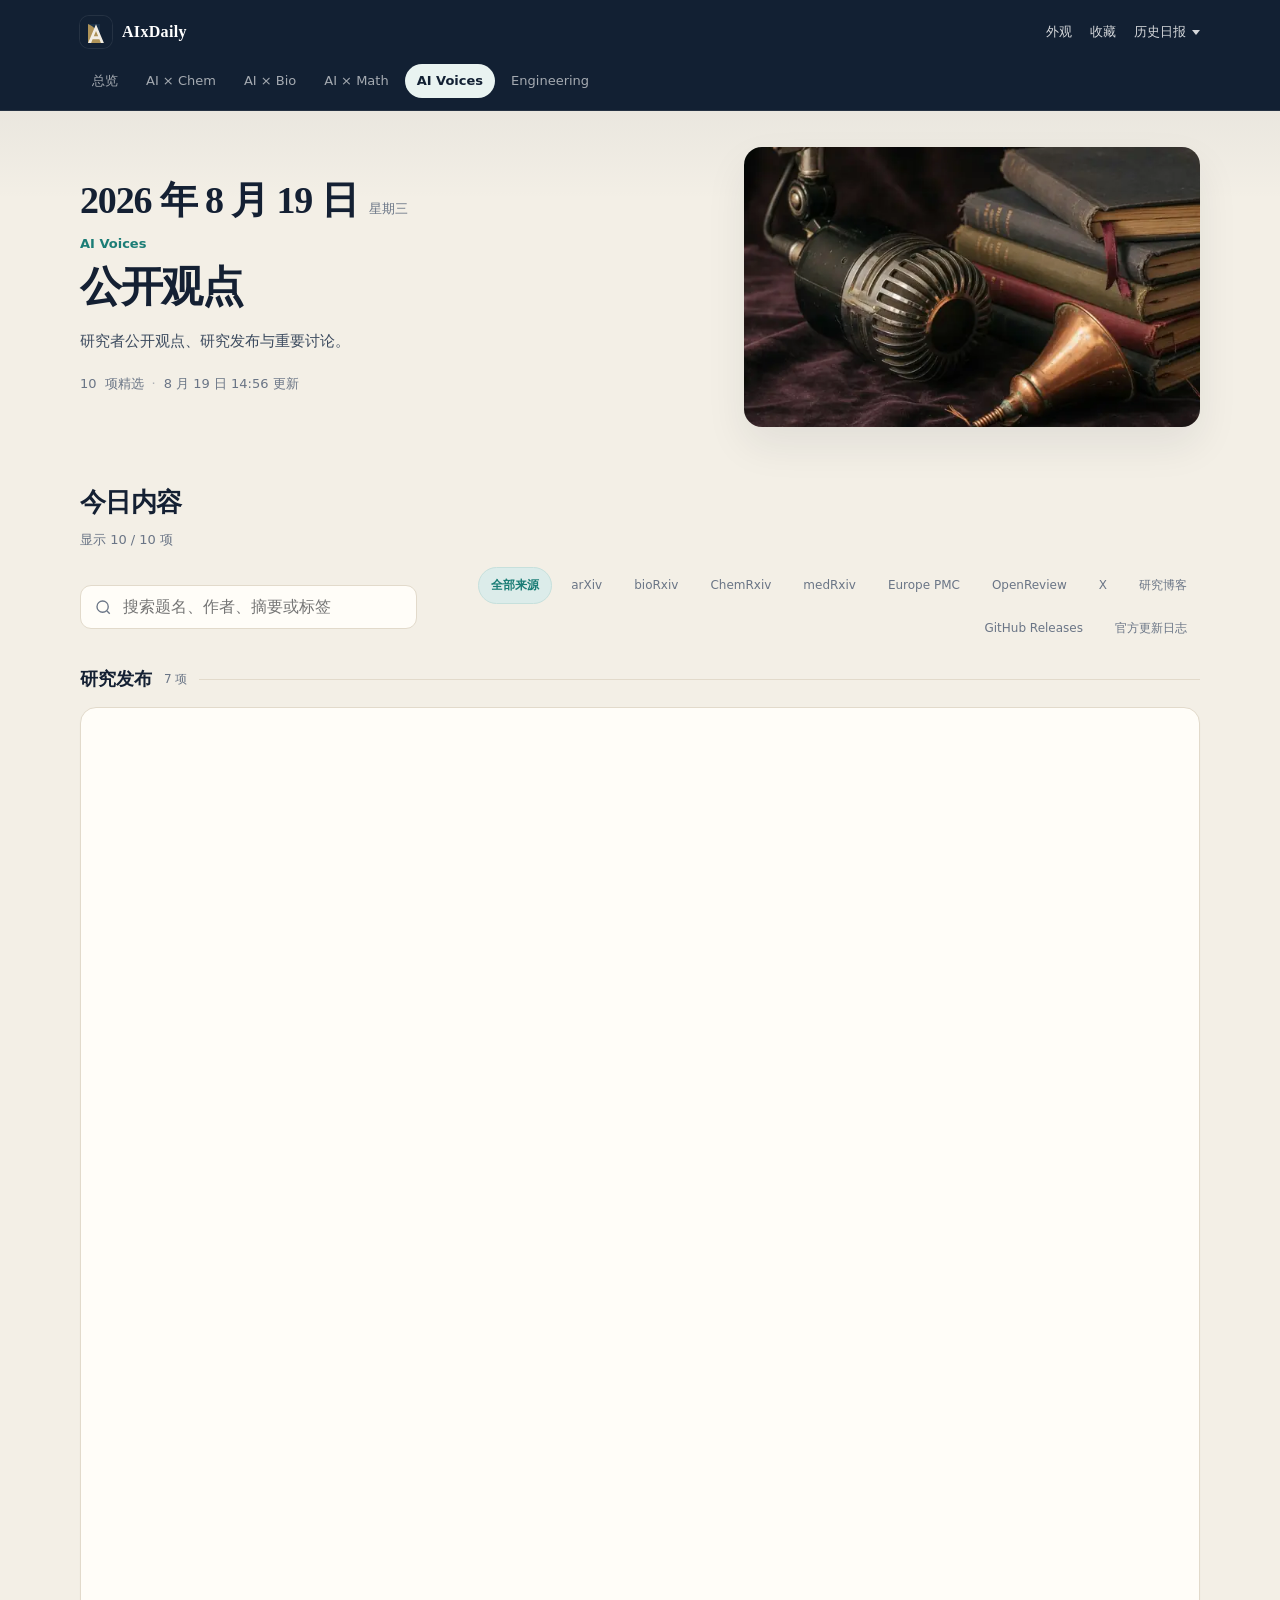
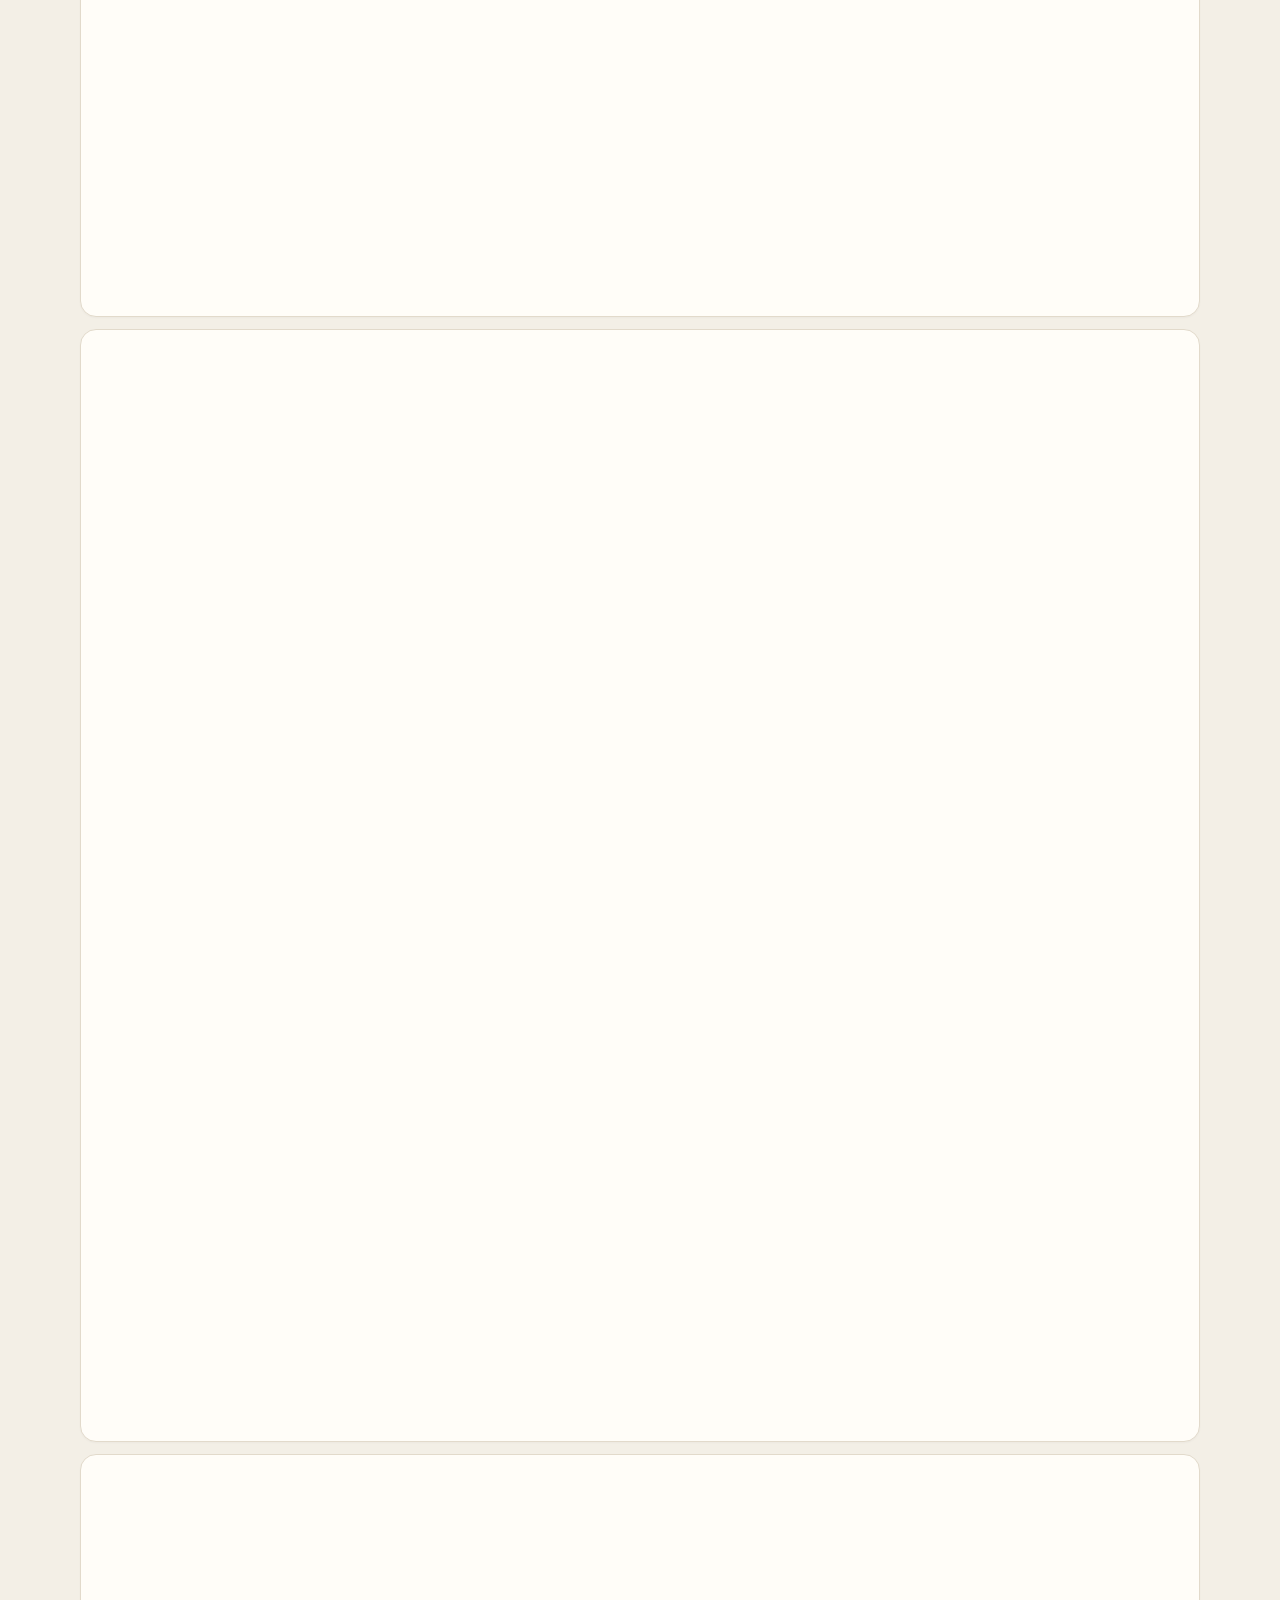
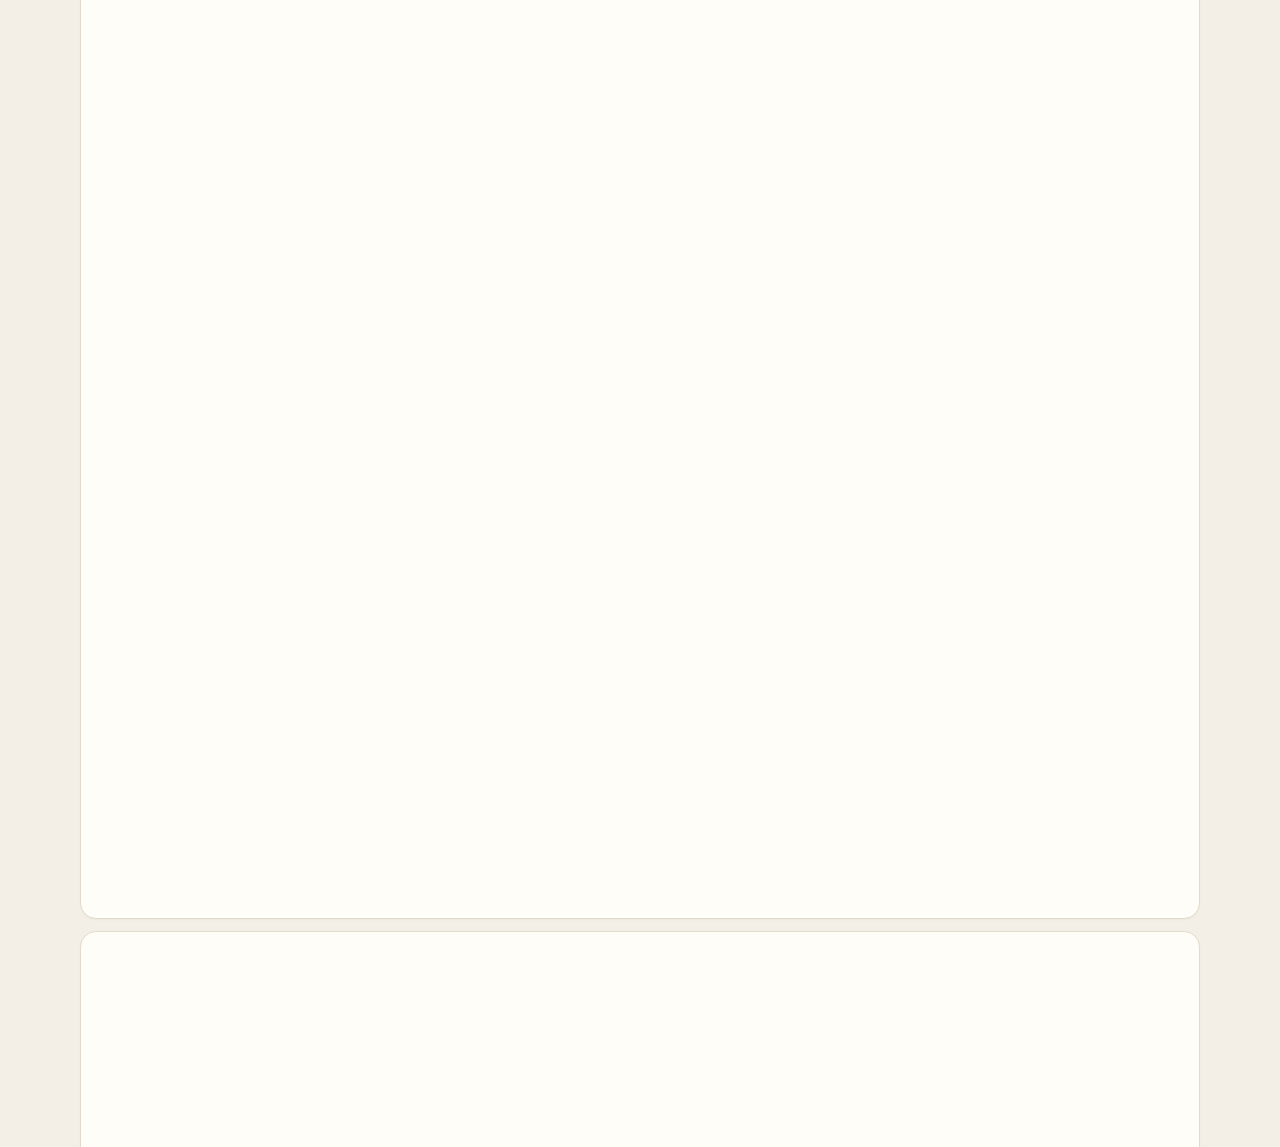
<file: public/channels/aivoices/index.html>
<!doctype html>
<html lang="zh-CN">
<head>
  <meta charset="utf-8">
  <meta name="viewport" content="width=device-width, initial-scale=1">
  <meta name="description" content="AIxDaily：化学、生物、数学、公开观点与工程更新的每日精选。">
  <meta name="theme-color" content="#122033">
  <meta property="og:title" content="AIxDaily">
  <meta property="og:description" content="化学、生物、数学、公开观点与工程更新的每日精选。">
  <meta property="og:image" content="https://zichenwang114514.github.io/ai-x-daily/assets/art/aivoices.jpg">
  <title>AIxDaily</title>
  <script>
    try {
      var pref = localStorage.getItem("aix-daily.theme.v1");
      var dark = pref === "dark" || (pref !== "light" && matchMedia("(prefers-color-scheme: dark)").matches);
      document.documentElement.dataset.theme = dark ? "dark" : "light";
      document.documentElement.dataset.themePref = pref === "light" || pref === "dark" ? pref : "system";
      document.documentElement.style.colorScheme = dark ? "dark" : "light";
    } catch (e) {}
  </script>
  <link rel="icon" href="../../assets/favicon.svg?v=2" type="image/svg+xml">
  <link rel="icon" href="../../assets/favicon-32.png?v=2" type="image/png" sizes="32x32">
  <link rel="apple-touch-icon" href="../../assets/apple-touch-icon.png?v=2">
  <link rel="stylesheet" href="../../assets/styles.css">
  <link rel="preload" as="image" href="../../assets/art/aivoices.webp" type="image/webp" fetchpriority="high">
  <link rel="preload" as="fetch" href="../../data/channels/aivoices/latest.json" crossorigin>
  <link rel="preload" as="fetch" href="../../api/v1/manifest.json" crossorigin>
  <link rel="preload" as="script" href="../../assets/collection.js">
  <link rel="preload" as="script" href="../../assets/app.js">
  <script src="../../assets/theme.js" defer></script>
</head>
<body data-page="channel" data-channel="aivoices" data-root="../../">
  <a class="skip-link" href="#papers">跳到日报内容</a>

  <header class="site-header">
    <div class="shell site-header__inner">
      <nav class="topbar" aria-label="主要导航">
        <a class="brand" href="../../" aria-label="AIxDaily 首页">
          <img class="brand__mark" src="../../assets/logo.svg" width="36" height="36" alt="">
          <span class="brand__name">AIxDaily</span>
        </a>
        <div class="topbar__actions">
          <button class="theme-button" data-theme-button type="button" aria-label="外观：跟随系统">外观</button>
          <a class="library-link" href="../../library/">收藏<span class="library-count" data-library-count hidden></span></a>
          <div class="history-anchor">
            <button class="history-button" id="history-button" type="button" aria-expanded="false" aria-controls="history-panel" aria-haspopup="true">
              历史日报
              <span class="history-button__chevron" aria-hidden="true"></span>
            </button>
            <div class="history-panel" id="history-panel" hidden>
              <div class="history-panel__head">
                <strong>历史日报</strong>
                <span>按日期查阅已发布内容</span>
              </div>
              <div id="history-list" class="history-list" aria-live="polite">正在载入历史日报…</div>
            </div>
          </div>
        </div>
      </nav>

      <nav class="channel-nav" id="channel-nav" aria-label="信息频道">
        <a class="channel-nav__item" href="../../">总览</a>
        <a class="channel-nav__item" href="../aixchem/">AI × Chem</a>
        <a class="channel-nav__item" href="../aixbio/">AI × Bio</a>
        <a class="channel-nav__item" href="../aixmath/">AI × Math</a>
        <a class="channel-nav__item is-active" href="../aivoices/" aria-current="page">AI Voices</a>
        <a class="channel-nav__item" href="../engineering/">Engineering</a>
      </nav>
    </div>
  </header>

  <section class="hero" aria-labelledby="hero-title">
    <div class="shell hero__inner">
      <div class="hero__copy">
        <p class="hero__date">
          <time id="digest-date" datetime="">载入中</time>
          <span id="hero-weekday"></span>
        </p>
        <p class="hero__kicker" id="eyebrow">AI Voices</p>
        <h1 id="hero-title">公开观点</h1>
        <p id="subtitle" class="hero__lead">正在读取今日内容…</p>
        <p class="hero__meta">
          <span id="stat-selected">—</span> 项精选
          <span class="hero__dot" aria-hidden="true">·</span>
          <span id="generated-time">—</span>
          <a class="hero__today" id="back-to-today" href="./" hidden>返回今日</a>
        </p>
      </div>
      <figure class="hero__art">
        <picture>
          <source id="hero-art-webp" srcset="../../assets/art/aivoices.webp" type="image/webp">
          <img id="hero-art" src="../../assets/art/aivoices.jpg" width="960" height="540" alt="" fetchpriority="high" decoding="async">
        </picture>
      </figure>
    </div>
  </section>

  <main class="shell main-content">
    <section class="channel-overview" data-home-only aria-labelledby="channel-title">
      <div class="section-heading">
        <h2 id="channel-title">频道</h2>
      </div>
      <div class="channel-cards" id="channel-cards" aria-live="polite"></div>
    </section>

    <section id="papers" class="digest" aria-labelledby="papers-title">
      <div class="section-heading">
        <div>
          <h2 id="papers-title">今日内容</h2>
          <p id="result-count" aria-live="polite"></p>
        </div>
      </div>

      <section class="toolbar" aria-label="搜索与来源">
        <div class="search-box">
          <svg viewBox="0 0 24 24" aria-hidden="true"><path d="m21 21-4.3-4.3m2.3-5.2a7.5 7.5 0 1 1-15 0 7.5 7.5 0 0 1 15 0Z"/></svg>
          <label class="sr-only" for="search-input">搜索题名、作者与摘要</label>
          <input id="search-input" type="search" placeholder="搜索题名、作者、摘要或标签" autocomplete="off" spellcheck="false" enterkeyhint="search">
        </div>
        <div class="filter-group" id="source-filters" aria-label="按来源筛选">
          <button class="filter-chip is-active" type="button" data-source="all">全部来源</button>
        </div>
      </section>

      <p class="source-note" id="source-note" hidden></p>
      <div id="paper-groups" class="paper-groups" aria-live="polite"></div>
      <div id="empty-state" class="empty-state" hidden>
        <picture>
          <source id="empty-art-webp" type="image/webp">
          <img id="empty-art" width="320" height="320" alt="" loading="lazy" decoding="async">
        </picture>
        <div>
          <strong id="empty-title">今日暂无精选</strong>
          <p id="empty-text">这一天没有达到收录标准的更新。可在上方打开历史日报。</p>
        </div>
      </div>
    </section>

    <section class="activity-panel" aria-labelledby="activity-title">
      <div class="activity-panel__head">
        <div>
          <h2 id="activity-title">近期更新</h2>
          <p id="activity-summary">正在读取历史记录…</p>
        </div>
        <p class="activity-hint">点击色块可打开对应日期</p>
      </div>
      <div class="heatmap-scroll" tabindex="0" aria-label="可横向滚动的年度活动日历">
        <div class="heatmap" id="activity-heatmap" role="grid" aria-label="过去一年每日研究活动"></div>
      </div>
      <div class="activity-legend" aria-hidden="true">
        <span>少</span><i data-level="0"></i><i data-level="1"></i><i data-level="2"></i><i data-level="3"></i><i data-level="4"></i><span>多</span>
      </div>
    </section>
  </main>

  <footer class="site-footer">
    <div class="shell footer-grid">
      <div>
        <strong>AIxDaily</strong>
        <p>化学、生物、数学、公开观点与工程更新的每日精选。</p>
      </div>
      <div class="footer-note">
        <p>预印本、公开观点与软件发布均请结合原始来源判断。</p>
        <p id="footer-date">—</p>
        <p class="footer-links">
          <a href="../../library/">收藏</a>
          <a href="../../task/">运行说明</a>
          <a href="../../api/v1/manifest.json">接口清单</a>
        </p>
      </div>
    </div>
  </footer>

  <template id="paper-template">
    <article class="paper-card">
      <span class="rank"></span>
      <div class="paper-card__body">
        <div class="paper-card__topline">
          <span class="source-badge"></span>
          <span class="topic-label"></span>
          <div class="paper-card__actions">
            <button class="copy-link" type="button">复制链接</button>
            <button class="save-button" type="button" aria-pressed="false" aria-label="收藏这篇">收藏</button>
          </div>
        </div>
        <h3><a class="paper-title" target="_blank" rel="noopener noreferrer"></a></h3>
        <p class="paper-meta"></p>
        <div class="tag-list"></div>
        <p class="summary-zh"></p>
        <p class="why-it-matters"></p>
        <details class="abstract-details">
          <summary><span class="abstract-summary-label">查看摘要</span></summary>
          <div class="abstract-toolbar">
            <div class="abstract-lang" role="group" aria-label="摘要语言">
              <button type="button" class="abstract-lang__btn" data-lang="zh" aria-pressed="true">中文</button>
              <button type="button" class="abstract-lang__btn" data-lang="en" aria-pressed="false">原文</button>
            </div>
          </div>
          <p class="abstract-text"></p>
        </details>
        <div class="note-block" hidden>
          <label class="note-label">笔记</label>
          <textarea class="note-field" rows="3" placeholder="记下要核对的实验、可复用的方法，或下次精读时要看的部分。"></textarea>
          <p class="note-status" aria-live="polite"></p>
        </div>
      </div>
    </article>
  </template>

  <script src="../../assets/collection.js" defer></script>
  <script src="../../assets/app.js" defer></script>
</body>
</html>
</file>
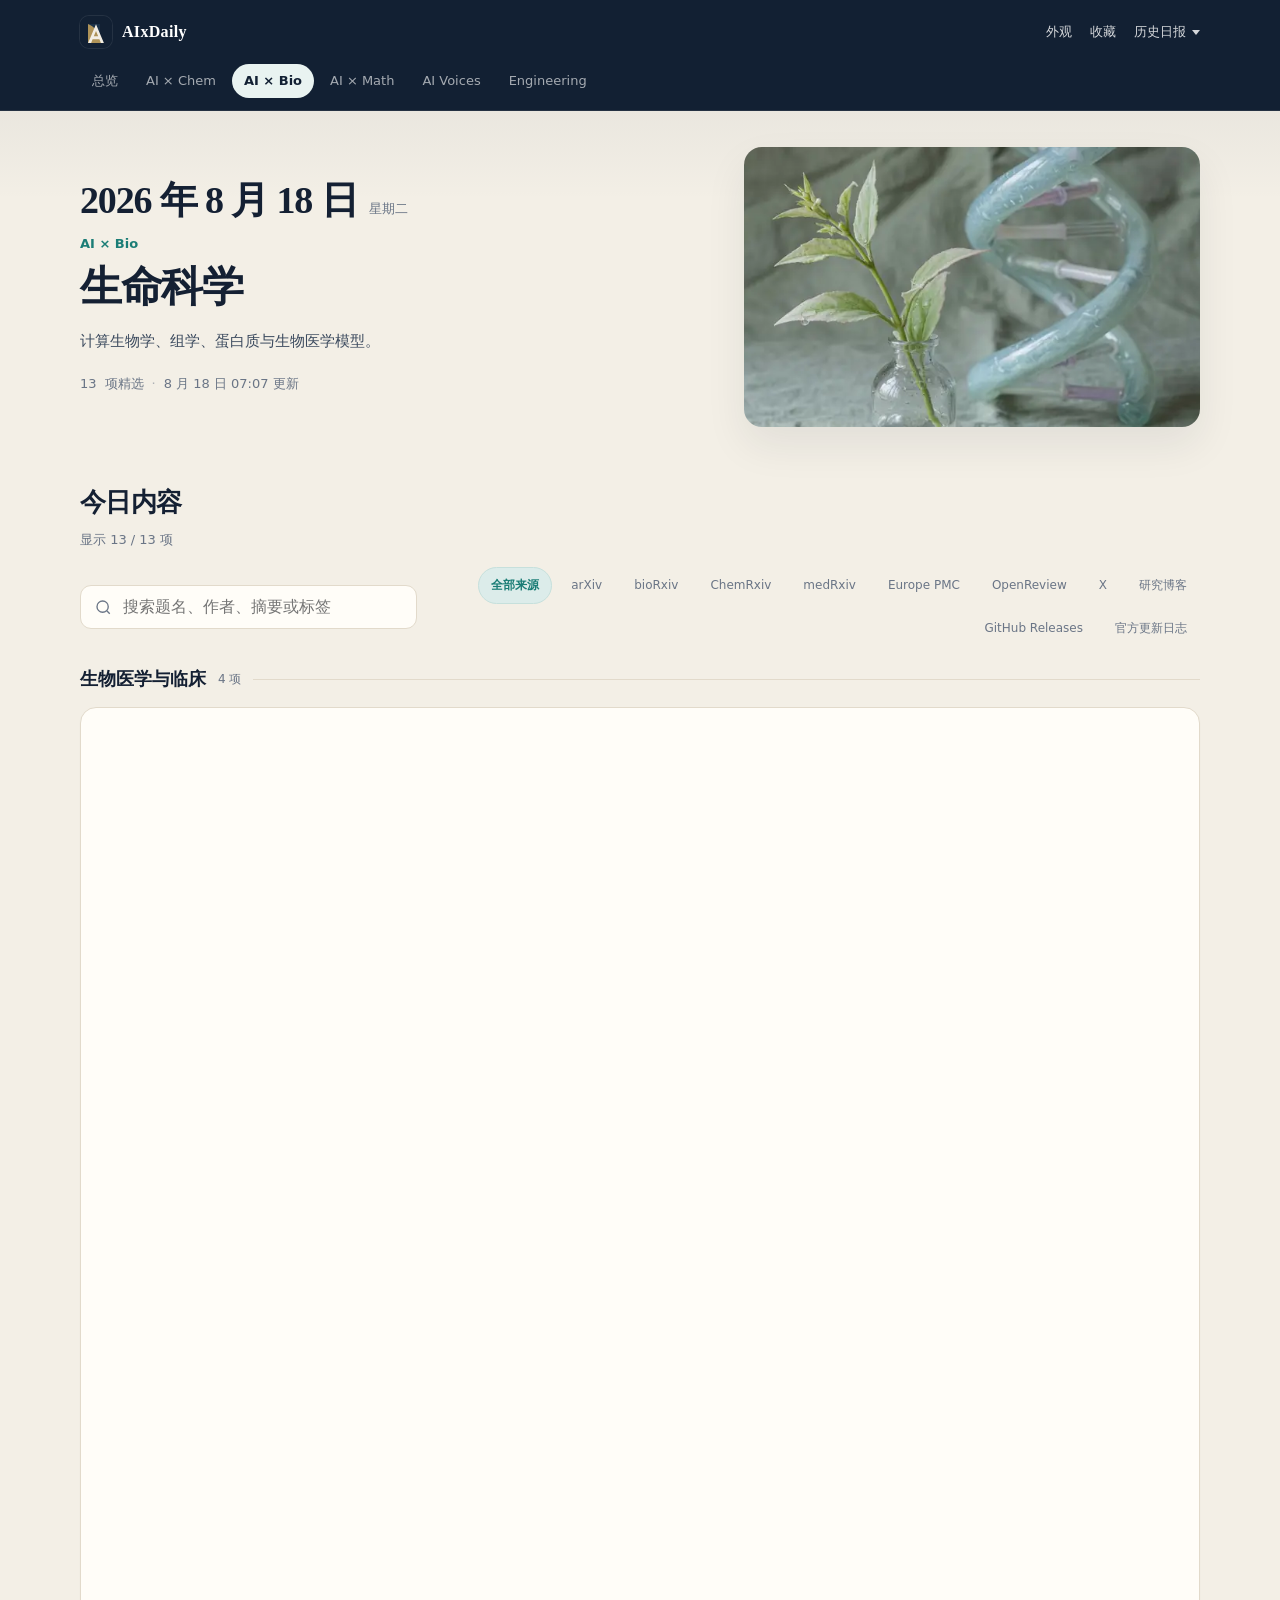
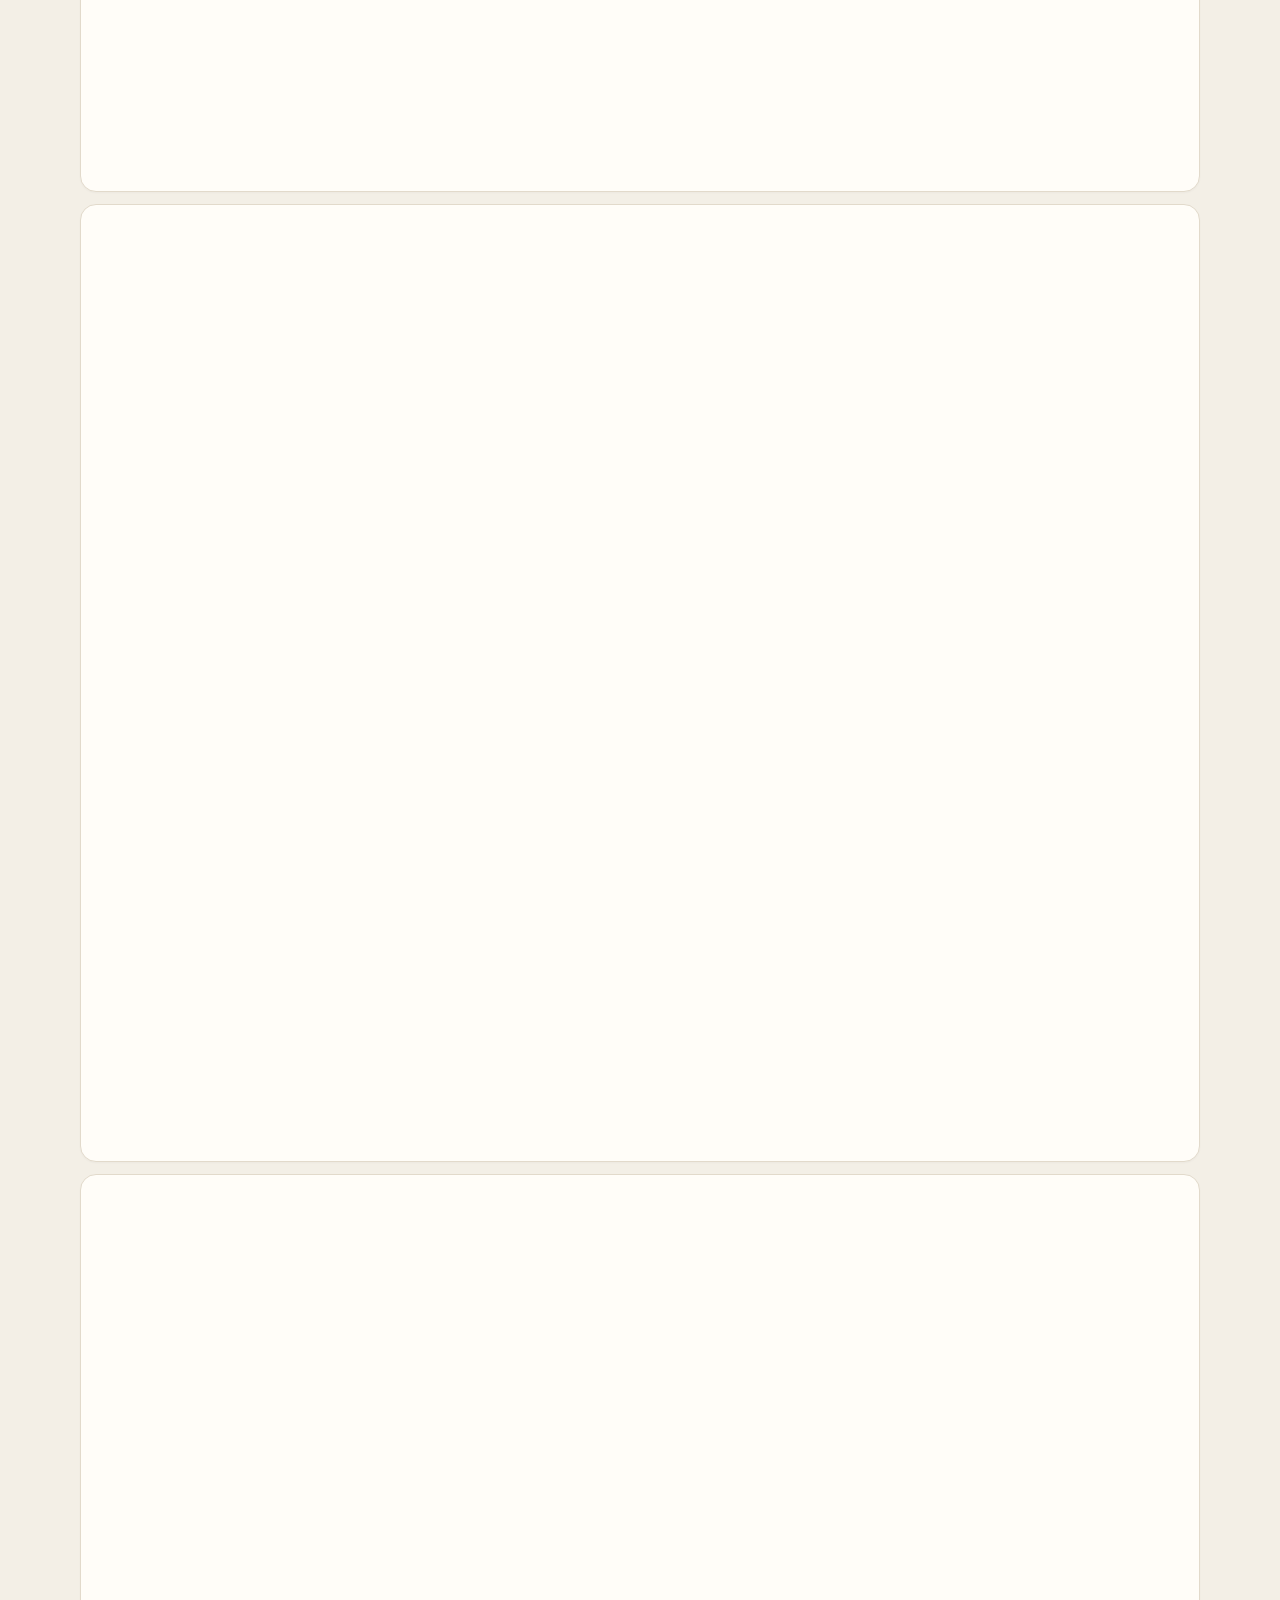
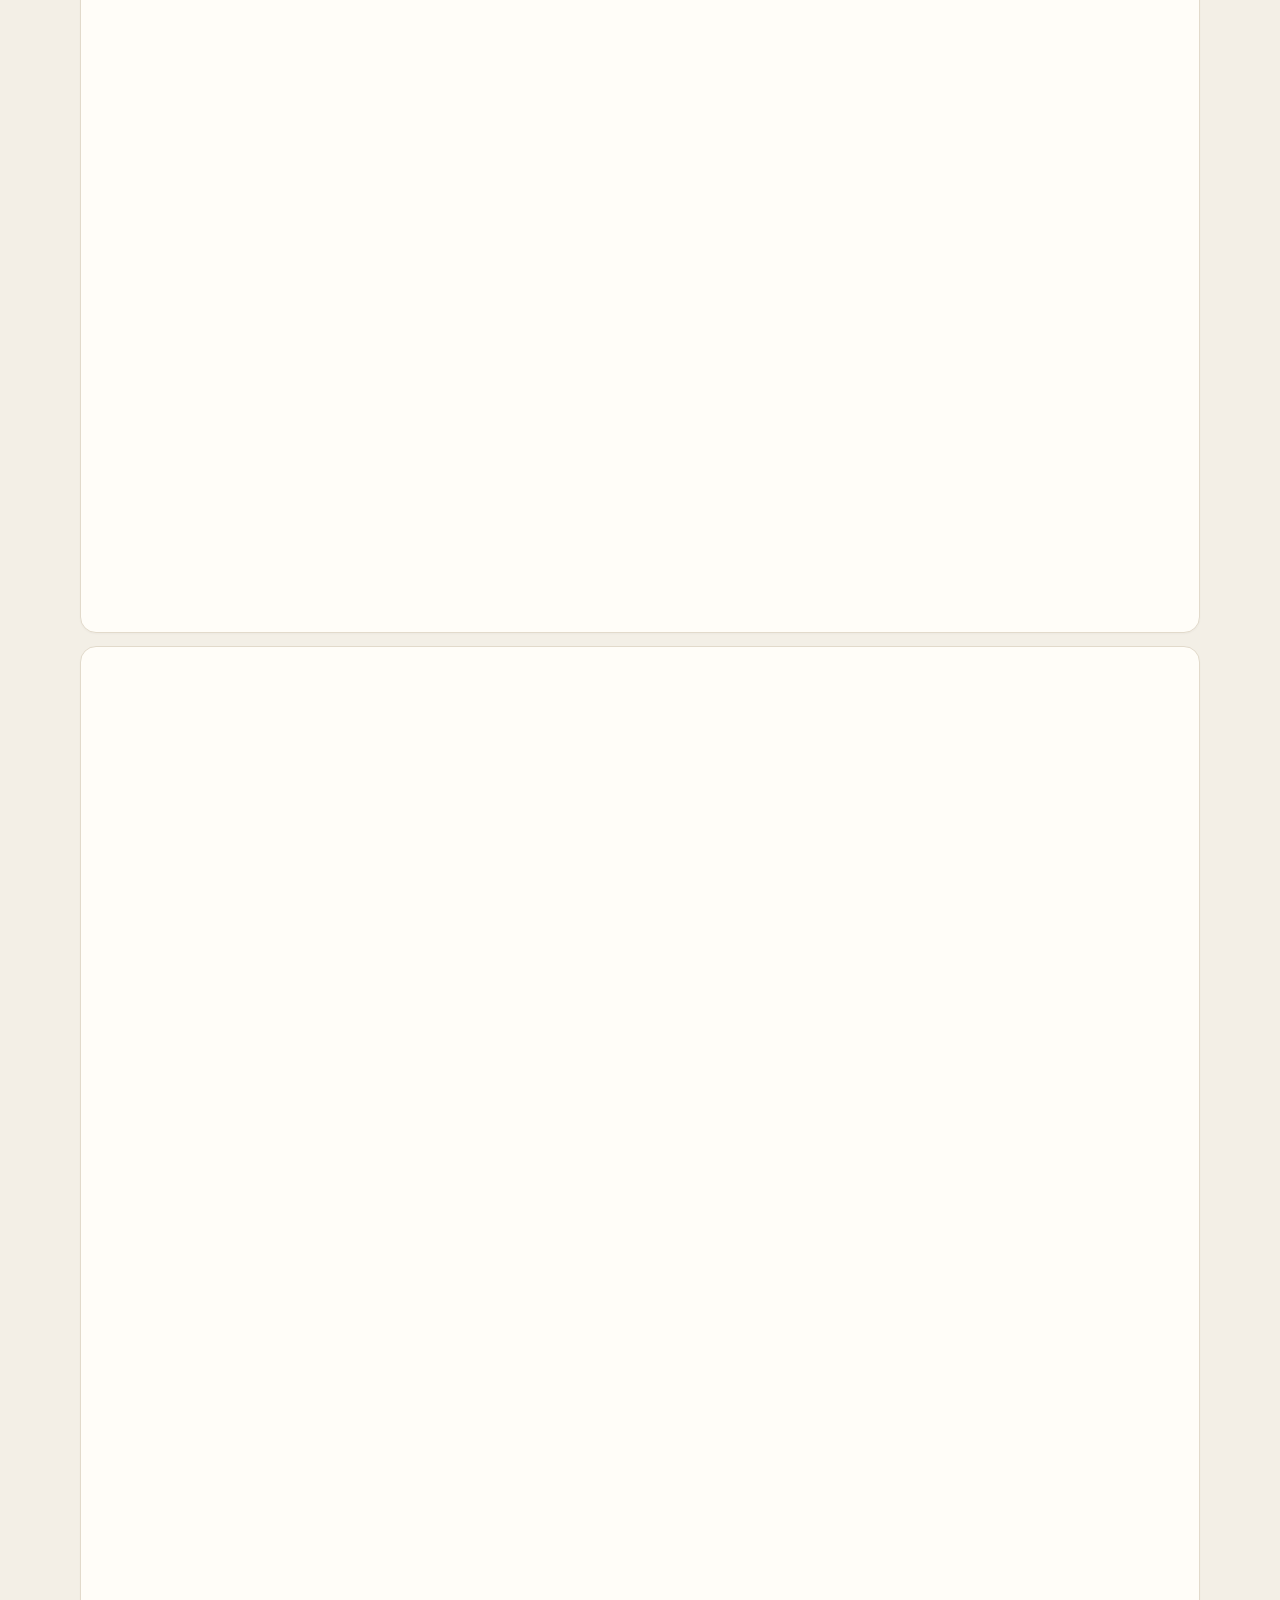
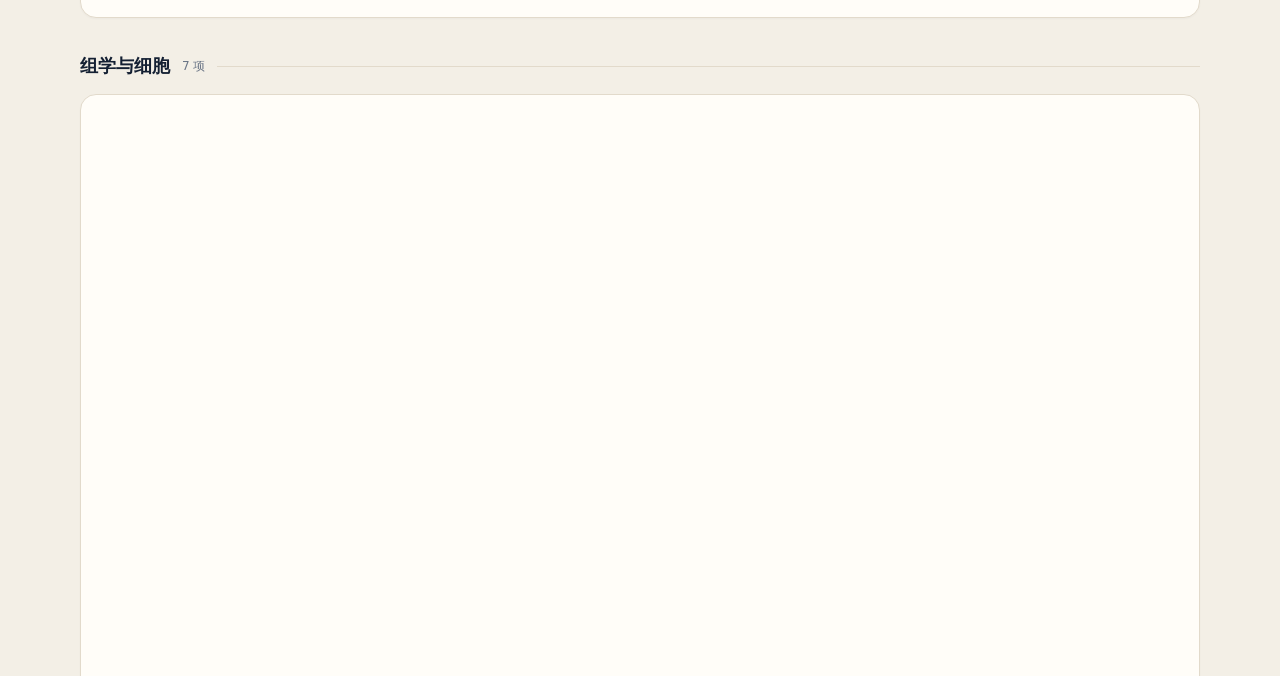
<file: public/channels/aixbio/index.html>
<!doctype html>
<html lang="zh-CN">
<head>
  <meta charset="utf-8">
  <meta name="viewport" content="width=device-width, initial-scale=1">
  <meta name="description" content="AIxDaily：化学、生物、数学、公开观点与工程更新的每日精选。">
  <meta name="theme-color" content="#122033">
  <meta property="og:title" content="AIxDaily">
  <meta property="og:description" content="化学、生物、数学、公开观点与工程更新的每日精选。">
  <meta property="og:image" content="https://zichenwang114514.github.io/ai-x-daily/assets/art/aixbio.jpg">
  <title>AIxDaily</title>
  <script>
    try {
      var pref = localStorage.getItem("aix-daily.theme.v1");
      var dark = pref === "dark" || (pref !== "light" && matchMedia("(prefers-color-scheme: dark)").matches);
      document.documentElement.dataset.theme = dark ? "dark" : "light";
      document.documentElement.dataset.themePref = pref === "light" || pref === "dark" ? pref : "system";
      document.documentElement.style.colorScheme = dark ? "dark" : "light";
    } catch (e) {}
  </script>
  <link rel="icon" href="../../assets/favicon.svg?v=2" type="image/svg+xml">
  <link rel="icon" href="../../assets/favicon-32.png?v=2" type="image/png" sizes="32x32">
  <link rel="apple-touch-icon" href="../../assets/apple-touch-icon.png?v=2">
  <link rel="stylesheet" href="../../assets/styles.css">
  <link rel="preload" as="image" href="../../assets/art/aixbio.webp" type="image/webp" fetchpriority="high">
  <link rel="preload" as="fetch" href="../../data/channels/aixbio/latest.json" crossorigin>
  <link rel="preload" as="fetch" href="../../api/v1/manifest.json" crossorigin>
  <link rel="preload" as="script" href="../../assets/collection.js">
  <link rel="preload" as="script" href="../../assets/app.js">
  <script src="../../assets/theme.js" defer></script>
</head>
<body data-page="channel" data-channel="aixbio" data-root="../../">
  <a class="skip-link" href="#papers">跳到日报内容</a>

  <header class="site-header">
    <div class="shell site-header__inner">
      <nav class="topbar" aria-label="主要导航">
        <a class="brand" href="../../" aria-label="AIxDaily 首页">
          <img class="brand__mark" src="../../assets/logo.svg" width="36" height="36" alt="">
          <span class="brand__name">AIxDaily</span>
        </a>
        <div class="topbar__actions">
          <button class="theme-button" data-theme-button type="button" aria-label="外观：跟随系统">外观</button>
          <a class="library-link" href="../../library/">收藏<span class="library-count" data-library-count hidden></span></a>
          <div class="history-anchor">
            <button class="history-button" id="history-button" type="button" aria-expanded="false" aria-controls="history-panel" aria-haspopup="true">
              历史日报
              <span class="history-button__chevron" aria-hidden="true"></span>
            </button>
            <div class="history-panel" id="history-panel" hidden>
              <div class="history-panel__head">
                <strong>历史日报</strong>
                <span>按日期查阅已发布内容</span>
              </div>
              <div id="history-list" class="history-list" aria-live="polite">正在载入历史日报…</div>
            </div>
          </div>
        </div>
      </nav>

      <nav class="channel-nav" id="channel-nav" aria-label="信息频道">
        <a class="channel-nav__item" href="../../">总览</a>
        <a class="channel-nav__item" href="../aixchem/">AI × Chem</a>
        <a class="channel-nav__item is-active" href="../aixbio/" aria-current="page">AI × Bio</a>
        <a class="channel-nav__item" href="../aixmath/">AI × Math</a>
        <a class="channel-nav__item" href="../aivoices/">AI Voices</a>
        <a class="channel-nav__item" href="../engineering/">Engineering</a>
      </nav>
    </div>
  </header>

  <section class="hero" aria-labelledby="hero-title">
    <div class="shell hero__inner">
      <div class="hero__copy">
        <p class="hero__date">
          <time id="digest-date" datetime="">载入中</time>
          <span id="hero-weekday"></span>
        </p>
        <p class="hero__kicker" id="eyebrow">AI × Bio</p>
        <h1 id="hero-title">生命科学</h1>
        <p id="subtitle" class="hero__lead">正在读取今日内容…</p>
        <p class="hero__meta">
          <span id="stat-selected">—</span> 项精选
          <span class="hero__dot" aria-hidden="true">·</span>
          <span id="generated-time">—</span>
          <a class="hero__today" id="back-to-today" href="./" hidden>返回今日</a>
        </p>
      </div>
      <figure class="hero__art">
        <picture>
          <source id="hero-art-webp" srcset="../../assets/art/aixbio.webp" type="image/webp">
          <img id="hero-art" src="../../assets/art/aixbio.jpg" width="960" height="540" alt="" fetchpriority="high" decoding="async">
        </picture>
      </figure>
    </div>
  </section>

  <main class="shell main-content">
    <section class="channel-overview" data-home-only aria-labelledby="channel-title">
      <div class="section-heading">
        <h2 id="channel-title">频道</h2>
      </div>
      <div class="channel-cards" id="channel-cards" aria-live="polite"></div>
    </section>

    <section id="papers" class="digest" aria-labelledby="papers-title">
      <div class="section-heading">
        <div>
          <h2 id="papers-title">今日内容</h2>
          <p id="result-count" aria-live="polite"></p>
        </div>
      </div>

      <section class="toolbar" aria-label="搜索与来源">
        <div class="search-box">
          <svg viewBox="0 0 24 24" aria-hidden="true"><path d="m21 21-4.3-4.3m2.3-5.2a7.5 7.5 0 1 1-15 0 7.5 7.5 0 0 1 15 0Z"/></svg>
          <label class="sr-only" for="search-input">搜索题名、作者与摘要</label>
          <input id="search-input" type="search" placeholder="搜索题名、作者、摘要或标签" autocomplete="off" spellcheck="false" enterkeyhint="search">
        </div>
        <div class="filter-group" id="source-filters" aria-label="按来源筛选">
          <button class="filter-chip is-active" type="button" data-source="all">全部来源</button>
        </div>
      </section>

      <p class="source-note" id="source-note" hidden></p>
      <div id="paper-groups" class="paper-groups" aria-live="polite"></div>
      <div id="empty-state" class="empty-state" hidden>
        <picture>
          <source id="empty-art-webp" type="image/webp">
          <img id="empty-art" width="320" height="320" alt="" loading="lazy" decoding="async">
        </picture>
        <div>
          <strong id="empty-title">今日暂无精选</strong>
          <p id="empty-text">这一天没有达到收录标准的更新。可在上方打开历史日报。</p>
        </div>
      </div>
    </section>

    <section class="activity-panel" aria-labelledby="activity-title">
      <div class="activity-panel__head">
        <div>
          <h2 id="activity-title">近期更新</h2>
          <p id="activity-summary">正在读取历史记录…</p>
        </div>
        <p class="activity-hint">点击色块可打开对应日期</p>
      </div>
      <div class="heatmap-scroll" tabindex="0" aria-label="可横向滚动的年度活动日历">
        <div class="heatmap" id="activity-heatmap" role="grid" aria-label="过去一年每日研究活动"></div>
      </div>
      <div class="activity-legend" aria-hidden="true">
        <span>少</span><i data-level="0"></i><i data-level="1"></i><i data-level="2"></i><i data-level="3"></i><i data-level="4"></i><span>多</span>
      </div>
    </section>
  </main>

  <footer class="site-footer">
    <div class="shell footer-grid">
      <div>
        <strong>AIxDaily</strong>
        <p>化学、生物、数学、公开观点与工程更新的每日精选。</p>
      </div>
      <div class="footer-note">
        <p>预印本、公开观点与软件发布均请结合原始来源判断。</p>
        <p id="footer-date">—</p>
        <p class="footer-links">
          <a href="../../library/">收藏</a>
          <a href="../../task/">运行说明</a>
          <a href="../../api/v1/manifest.json">接口清单</a>
        </p>
      </div>
    </div>
  </footer>

  <template id="paper-template">
    <article class="paper-card">
      <span class="rank"></span>
      <div class="paper-card__body">
        <div class="paper-card__topline">
          <span class="source-badge"></span>
          <span class="topic-label"></span>
          <div class="paper-card__actions">
            <button class="copy-link" type="button">复制链接</button>
            <button class="save-button" type="button" aria-pressed="false" aria-label="收藏这篇">收藏</button>
          </div>
        </div>
        <h3><a class="paper-title" target="_blank" rel="noopener noreferrer"></a></h3>
        <p class="paper-meta"></p>
        <div class="tag-list"></div>
        <p class="summary-zh"></p>
        <p class="why-it-matters"></p>
        <details class="abstract-details">
          <summary><span class="abstract-summary-label">查看摘要</span></summary>
          <div class="abstract-toolbar">
            <div class="abstract-lang" role="group" aria-label="摘要语言">
              <button type="button" class="abstract-lang__btn" data-lang="zh" aria-pressed="true">中文</button>
              <button type="button" class="abstract-lang__btn" data-lang="en" aria-pressed="false">原文</button>
            </div>
          </div>
          <p class="abstract-text"></p>
        </details>
        <div class="note-block" hidden>
          <label class="note-label">笔记</label>
          <textarea class="note-field" rows="3" placeholder="记下要核对的实验、可复用的方法，或下次精读时要看的部分。"></textarea>
          <p class="note-status" aria-live="polite"></p>
        </div>
      </div>
    </article>
  </template>

  <script src="../../assets/collection.js" defer></script>
  <script src="../../assets/app.js" defer></script>
</body>
</html>
</file>
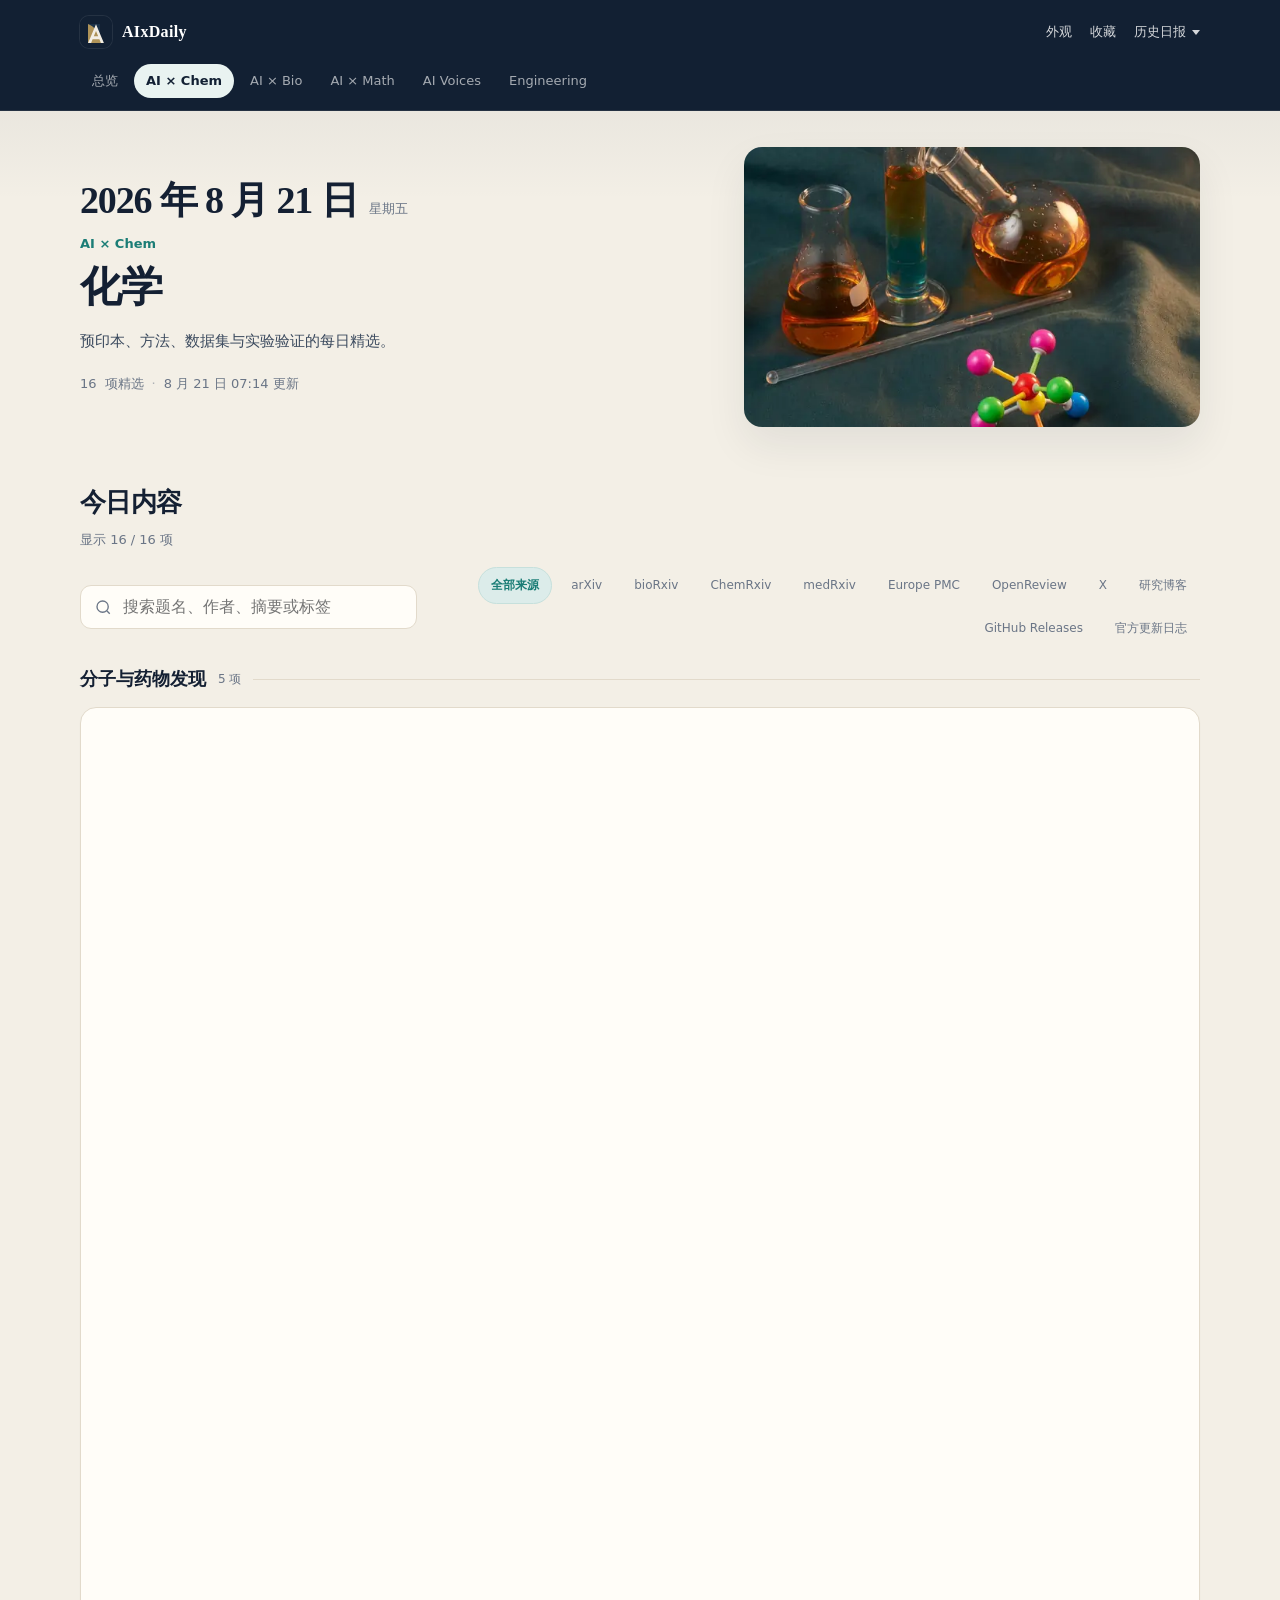
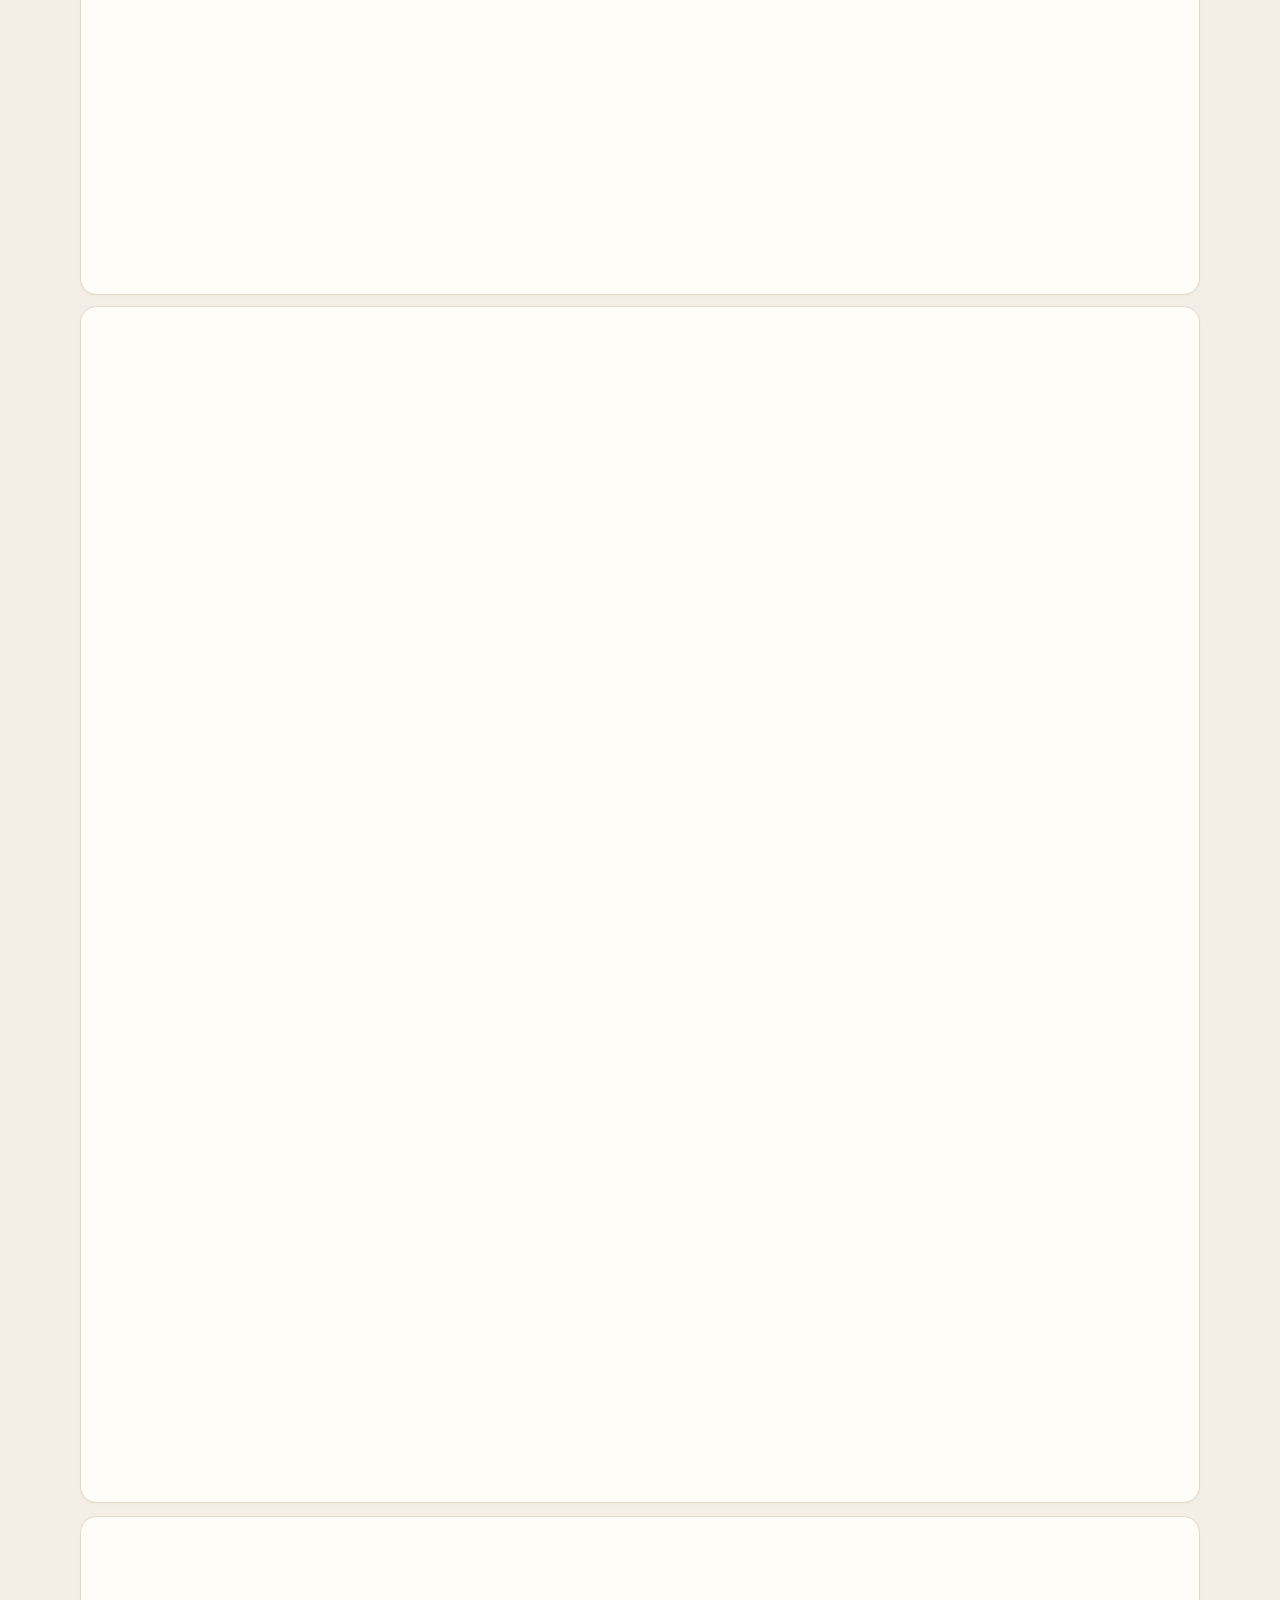
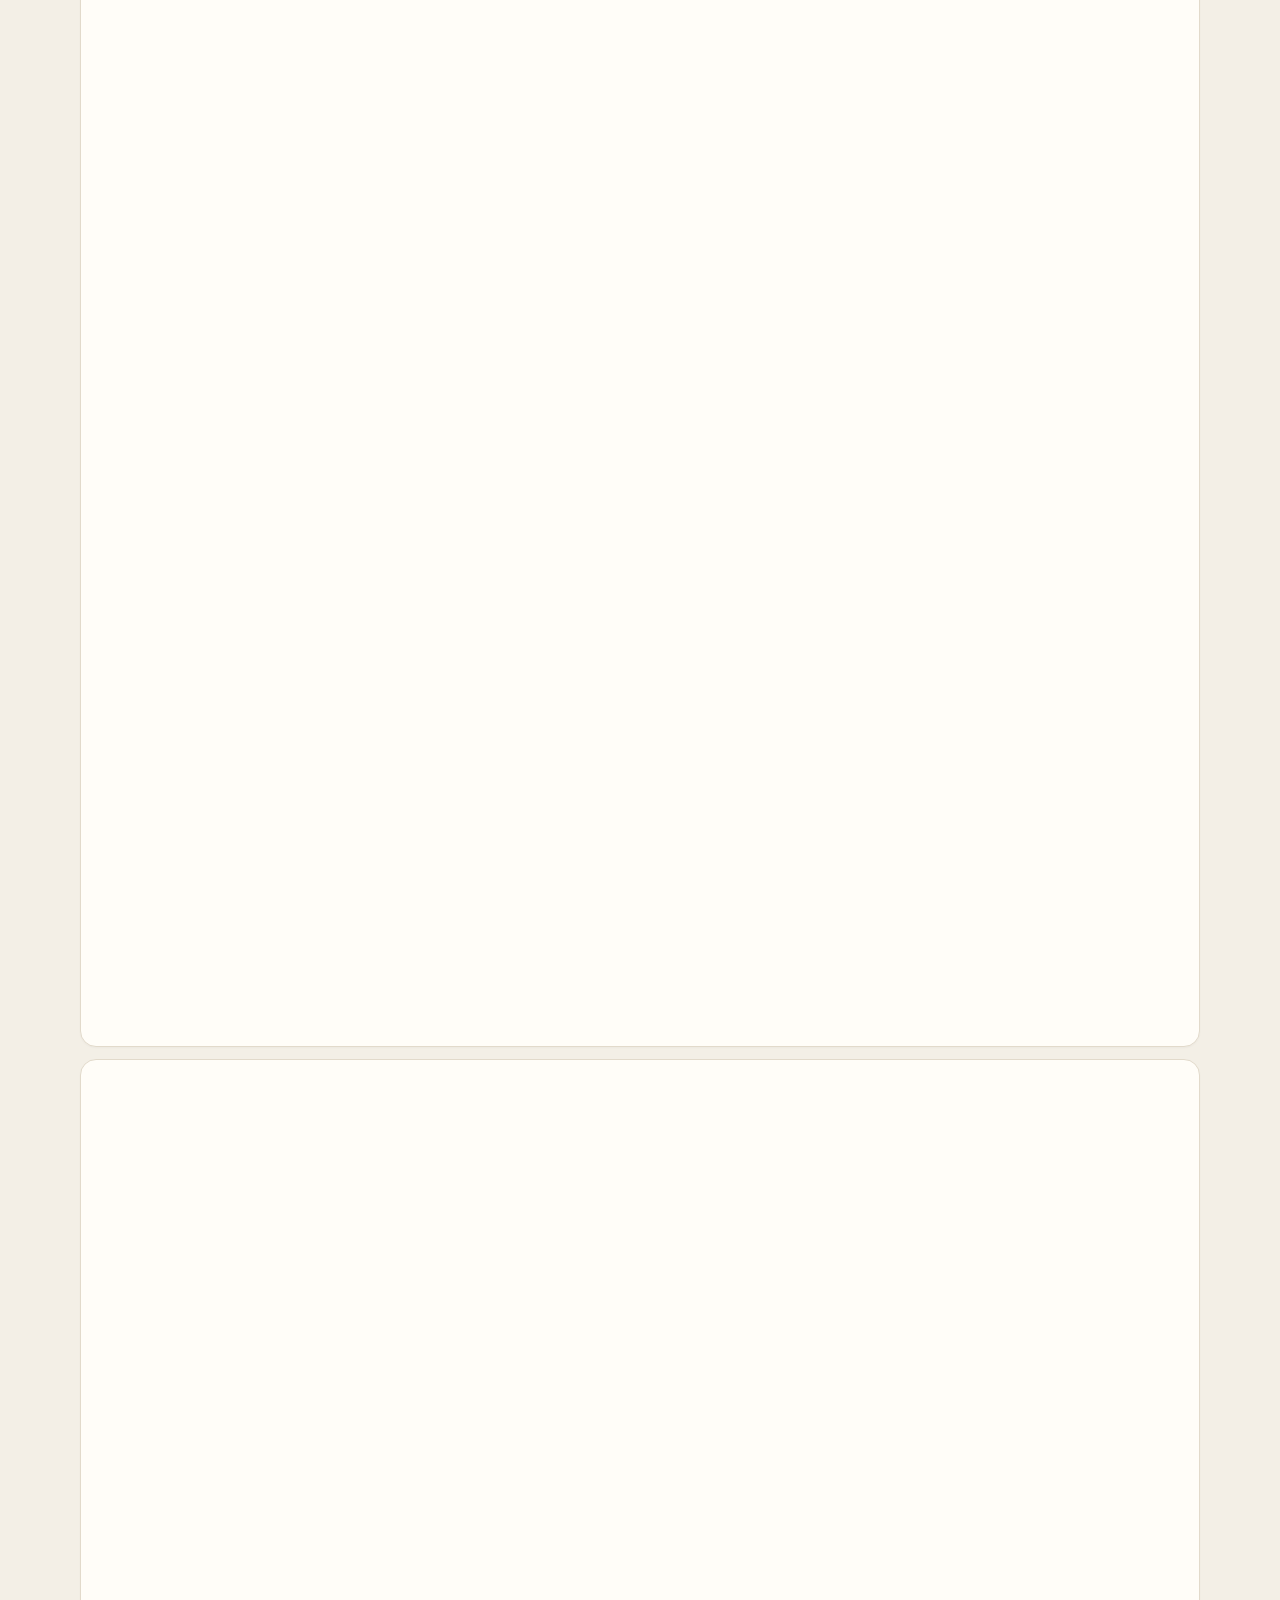
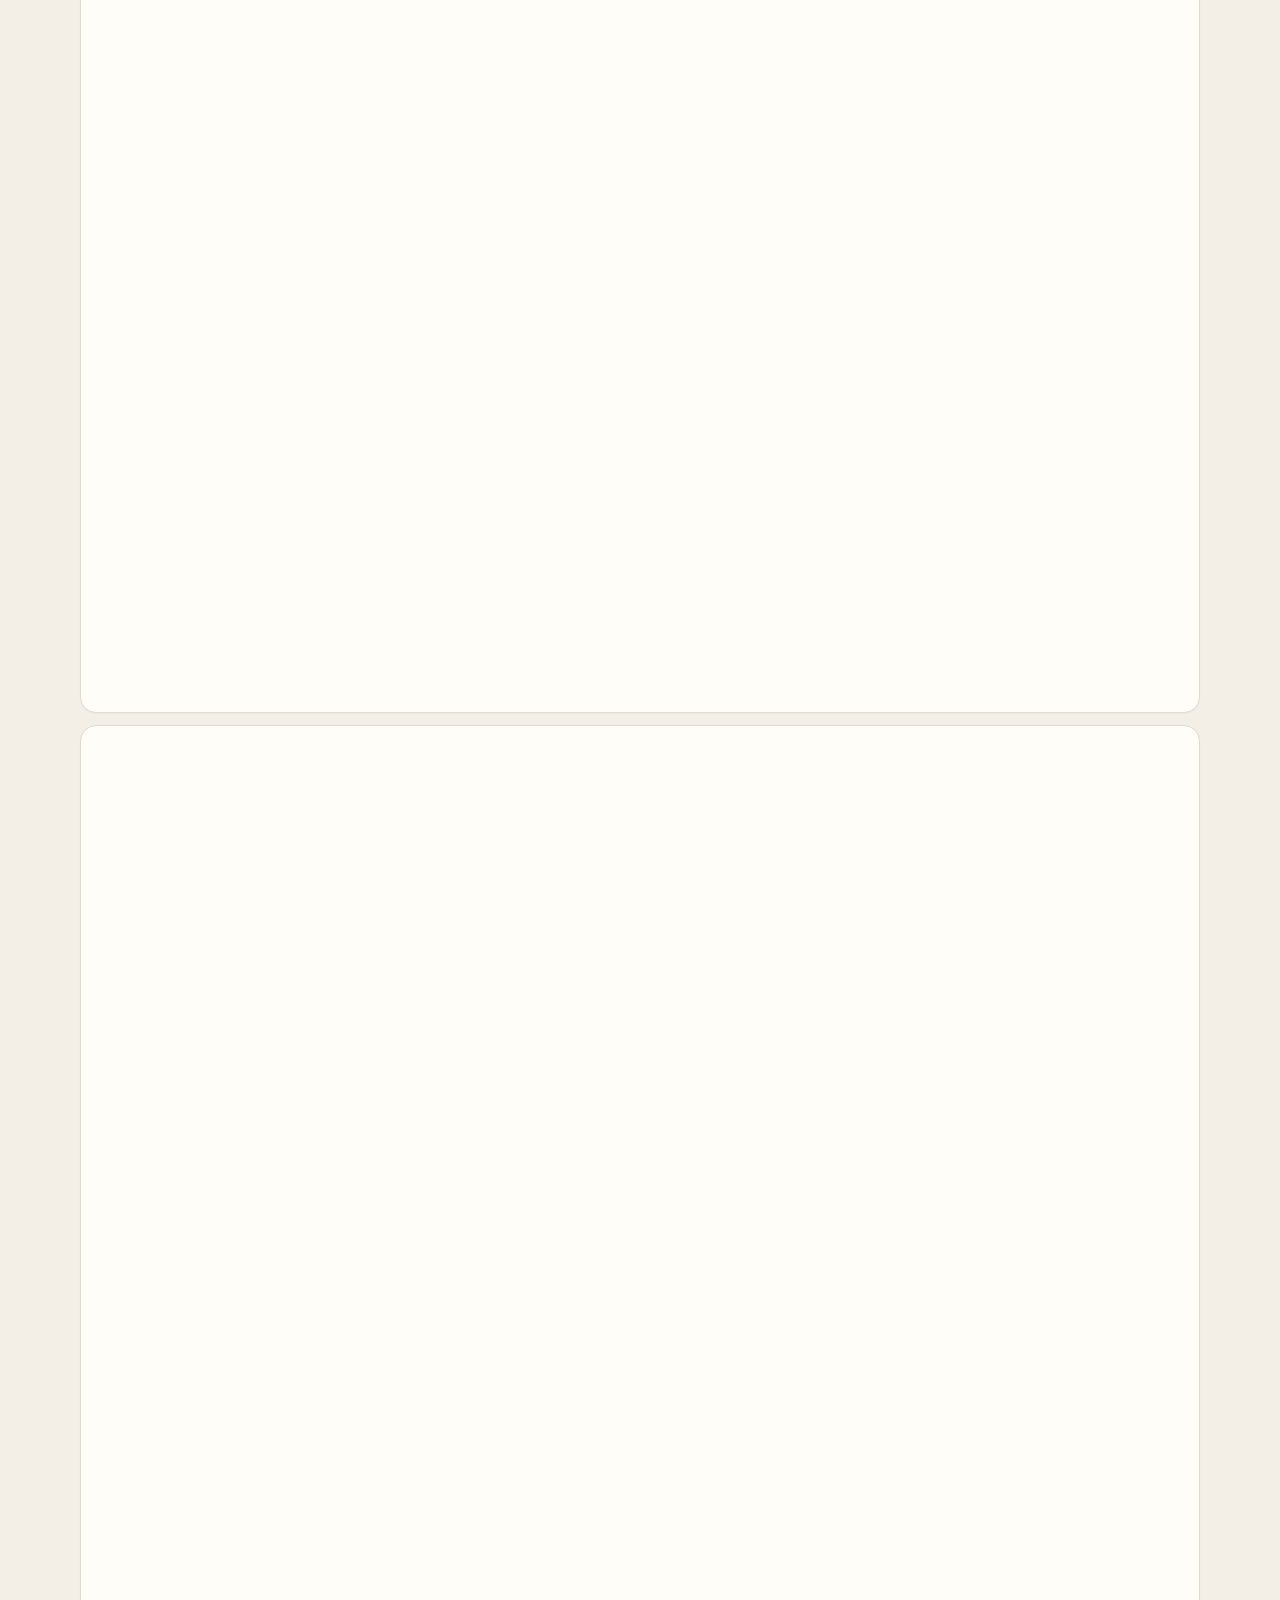
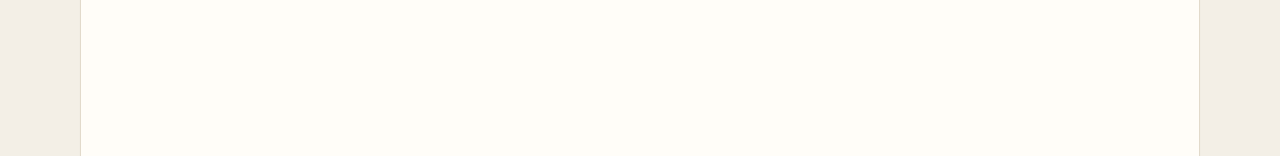
<file: public/channels/aixchem/index.html>
<!doctype html>
<html lang="zh-CN">
<head>
  <meta charset="utf-8">
  <meta name="viewport" content="width=device-width, initial-scale=1">
  <meta name="description" content="AIxDaily：化学、生物、数学、公开观点与工程更新的每日精选。">
  <meta name="theme-color" content="#122033">
  <meta property="og:title" content="AIxDaily">
  <meta property="og:description" content="化学、生物、数学、公开观点与工程更新的每日精选。">
  <meta property="og:image" content="https://zichenwang114514.github.io/ai-x-daily/assets/art/aixchem.jpg">
  <title>AIxDaily</title>
  <script>
    try {
      var pref = localStorage.getItem("aix-daily.theme.v1");
      var dark = pref === "dark" || (pref !== "light" && matchMedia("(prefers-color-scheme: dark)").matches);
      document.documentElement.dataset.theme = dark ? "dark" : "light";
      document.documentElement.dataset.themePref = pref === "light" || pref === "dark" ? pref : "system";
      document.documentElement.style.colorScheme = dark ? "dark" : "light";
    } catch (e) {}
  </script>
  <link rel="icon" href="../../assets/favicon.svg?v=2" type="image/svg+xml">
  <link rel="icon" href="../../assets/favicon-32.png?v=2" type="image/png" sizes="32x32">
  <link rel="apple-touch-icon" href="../../assets/apple-touch-icon.png?v=2">
  <link rel="stylesheet" href="../../assets/styles.css">
  <link rel="preload" as="image" href="../../assets/art/aixchem.webp" type="image/webp" fetchpriority="high">
  <link rel="preload" as="fetch" href="../../data/channels/aixchem/latest.json" crossorigin>
  <link rel="preload" as="fetch" href="../../api/v1/manifest.json" crossorigin>
  <link rel="preload" as="script" href="../../assets/collection.js">
  <link rel="preload" as="script" href="../../assets/app.js">
  <script src="../../assets/theme.js" defer></script>
</head>
<body data-page="channel" data-channel="aixchem" data-root="../../">
  <a class="skip-link" href="#papers">跳到日报内容</a>

  <header class="site-header">
    <div class="shell site-header__inner">
      <nav class="topbar" aria-label="主要导航">
        <a class="brand" href="../../" aria-label="AIxDaily 首页">
          <img class="brand__mark" src="../../assets/logo.svg" width="36" height="36" alt="">
          <span class="brand__name">AIxDaily</span>
        </a>
        <div class="topbar__actions">
          <button class="theme-button" data-theme-button type="button" aria-label="外观：跟随系统">外观</button>
          <a class="library-link" href="../../library/">收藏<span class="library-count" data-library-count hidden></span></a>
          <div class="history-anchor">
            <button class="history-button" id="history-button" type="button" aria-expanded="false" aria-controls="history-panel" aria-haspopup="true">
              历史日报
              <span class="history-button__chevron" aria-hidden="true"></span>
            </button>
            <div class="history-panel" id="history-panel" hidden>
              <div class="history-panel__head">
                <strong>历史日报</strong>
                <span>按日期查阅已发布内容</span>
              </div>
              <div id="history-list" class="history-list" aria-live="polite">正在载入历史日报…</div>
            </div>
          </div>
        </div>
      </nav>

      <nav class="channel-nav" id="channel-nav" aria-label="信息频道">
        <a class="channel-nav__item" href="../../">总览</a>
        <a class="channel-nav__item is-active" href="../aixchem/" aria-current="page">AI × Chem</a>
        <a class="channel-nav__item" href="../aixbio/">AI × Bio</a>
        <a class="channel-nav__item" href="../aixmath/">AI × Math</a>
        <a class="channel-nav__item" href="../aivoices/">AI Voices</a>
        <a class="channel-nav__item" href="../engineering/">Engineering</a>
      </nav>
    </div>
  </header>

  <section class="hero" aria-labelledby="hero-title">
    <div class="shell hero__inner">
      <div class="hero__copy">
        <p class="hero__date">
          <time id="digest-date" datetime="">载入中</time>
          <span id="hero-weekday"></span>
        </p>
        <p class="hero__kicker" id="eyebrow">AI × Chem</p>
        <h1 id="hero-title">化学</h1>
        <p id="subtitle" class="hero__lead">正在读取今日内容…</p>
        <p class="hero__meta">
          <span id="stat-selected">—</span> 项精选
          <span class="hero__dot" aria-hidden="true">·</span>
          <span id="generated-time">—</span>
          <a class="hero__today" id="back-to-today" href="./" hidden>返回今日</a>
        </p>
      </div>
      <figure class="hero__art">
        <picture>
          <source id="hero-art-webp" srcset="../../assets/art/aixchem.webp" type="image/webp">
          <img id="hero-art" src="../../assets/art/aixchem.jpg" width="960" height="540" alt="" fetchpriority="high" decoding="async">
        </picture>
      </figure>
    </div>
  </section>

  <main class="shell main-content">
    <section class="channel-overview" data-home-only aria-labelledby="channel-title">
      <div class="section-heading">
        <h2 id="channel-title">频道</h2>
      </div>
      <div class="channel-cards" id="channel-cards" aria-live="polite"></div>
    </section>

    <section id="papers" class="digest" aria-labelledby="papers-title">
      <div class="section-heading">
        <div>
          <h2 id="papers-title">今日内容</h2>
          <p id="result-count" aria-live="polite"></p>
        </div>
      </div>

      <section class="toolbar" aria-label="搜索与来源">
        <div class="search-box">
          <svg viewBox="0 0 24 24" aria-hidden="true"><path d="m21 21-4.3-4.3m2.3-5.2a7.5 7.5 0 1 1-15 0 7.5 7.5 0 0 1 15 0Z"/></svg>
          <label class="sr-only" for="search-input">搜索题名、作者与摘要</label>
          <input id="search-input" type="search" placeholder="搜索题名、作者、摘要或标签" autocomplete="off" spellcheck="false" enterkeyhint="search">
        </div>
        <div class="filter-group" id="source-filters" aria-label="按来源筛选">
          <button class="filter-chip is-active" type="button" data-source="all">全部来源</button>
        </div>
      </section>

      <p class="source-note" id="source-note" hidden></p>
      <div id="paper-groups" class="paper-groups" aria-live="polite"></div>
      <div id="empty-state" class="empty-state" hidden>
        <picture>
          <source id="empty-art-webp" type="image/webp">
          <img id="empty-art" width="320" height="320" alt="" loading="lazy" decoding="async">
        </picture>
        <div>
          <strong id="empty-title">今日暂无精选</strong>
          <p id="empty-text">这一天没有达到收录标准的更新。可在上方打开历史日报。</p>
        </div>
      </div>
    </section>

    <section class="activity-panel" aria-labelledby="activity-title">
      <div class="activity-panel__head">
        <div>
          <h2 id="activity-title">近期更新</h2>
          <p id="activity-summary">正在读取历史记录…</p>
        </div>
        <p class="activity-hint">点击色块可打开对应日期</p>
      </div>
      <div class="heatmap-scroll" tabindex="0" aria-label="可横向滚动的年度活动日历">
        <div class="heatmap" id="activity-heatmap" role="grid" aria-label="过去一年每日研究活动"></div>
      </div>
      <div class="activity-legend" aria-hidden="true">
        <span>少</span><i data-level="0"></i><i data-level="1"></i><i data-level="2"></i><i data-level="3"></i><i data-level="4"></i><span>多</span>
      </div>
    </section>
  </main>

  <footer class="site-footer">
    <div class="shell footer-grid">
      <div>
        <strong>AIxDaily</strong>
        <p>化学、生物、数学、公开观点与工程更新的每日精选。</p>
      </div>
      <div class="footer-note">
        <p>预印本、公开观点与软件发布均请结合原始来源判断。</p>
        <p id="footer-date">—</p>
        <p class="footer-links">
          <a href="../../library/">收藏</a>
          <a href="../../task/">运行说明</a>
          <a href="../../api/v1/manifest.json">接口清单</a>
        </p>
      </div>
    </div>
  </footer>

  <template id="paper-template">
    <article class="paper-card">
      <span class="rank"></span>
      <div class="paper-card__body">
        <div class="paper-card__topline">
          <span class="source-badge"></span>
          <span class="topic-label"></span>
          <div class="paper-card__actions">
            <button class="copy-link" type="button">复制链接</button>
            <button class="save-button" type="button" aria-pressed="false" aria-label="收藏这篇">收藏</button>
          </div>
        </div>
        <h3><a class="paper-title" target="_blank" rel="noopener noreferrer"></a></h3>
        <p class="paper-meta"></p>
        <div class="tag-list"></div>
        <p class="summary-zh"></p>
        <p class="why-it-matters"></p>
        <details class="abstract-details">
          <summary><span class="abstract-summary-label">查看摘要</span></summary>
          <div class="abstract-toolbar">
            <div class="abstract-lang" role="group" aria-label="摘要语言">
              <button type="button" class="abstract-lang__btn" data-lang="zh" aria-pressed="true">中文</button>
              <button type="button" class="abstract-lang__btn" data-lang="en" aria-pressed="false">原文</button>
            </div>
          </div>
          <p class="abstract-text"></p>
        </details>
        <div class="note-block" hidden>
          <label class="note-label">笔记</label>
          <textarea class="note-field" rows="3" placeholder="记下要核对的实验、可复用的方法，或下次精读时要看的部分。"></textarea>
          <p class="note-status" aria-live="polite"></p>
        </div>
      </div>
    </article>
  </template>

  <script src="../../assets/collection.js" defer></script>
  <script src="../../assets/app.js" defer></script>
</body>
</html>
</file>
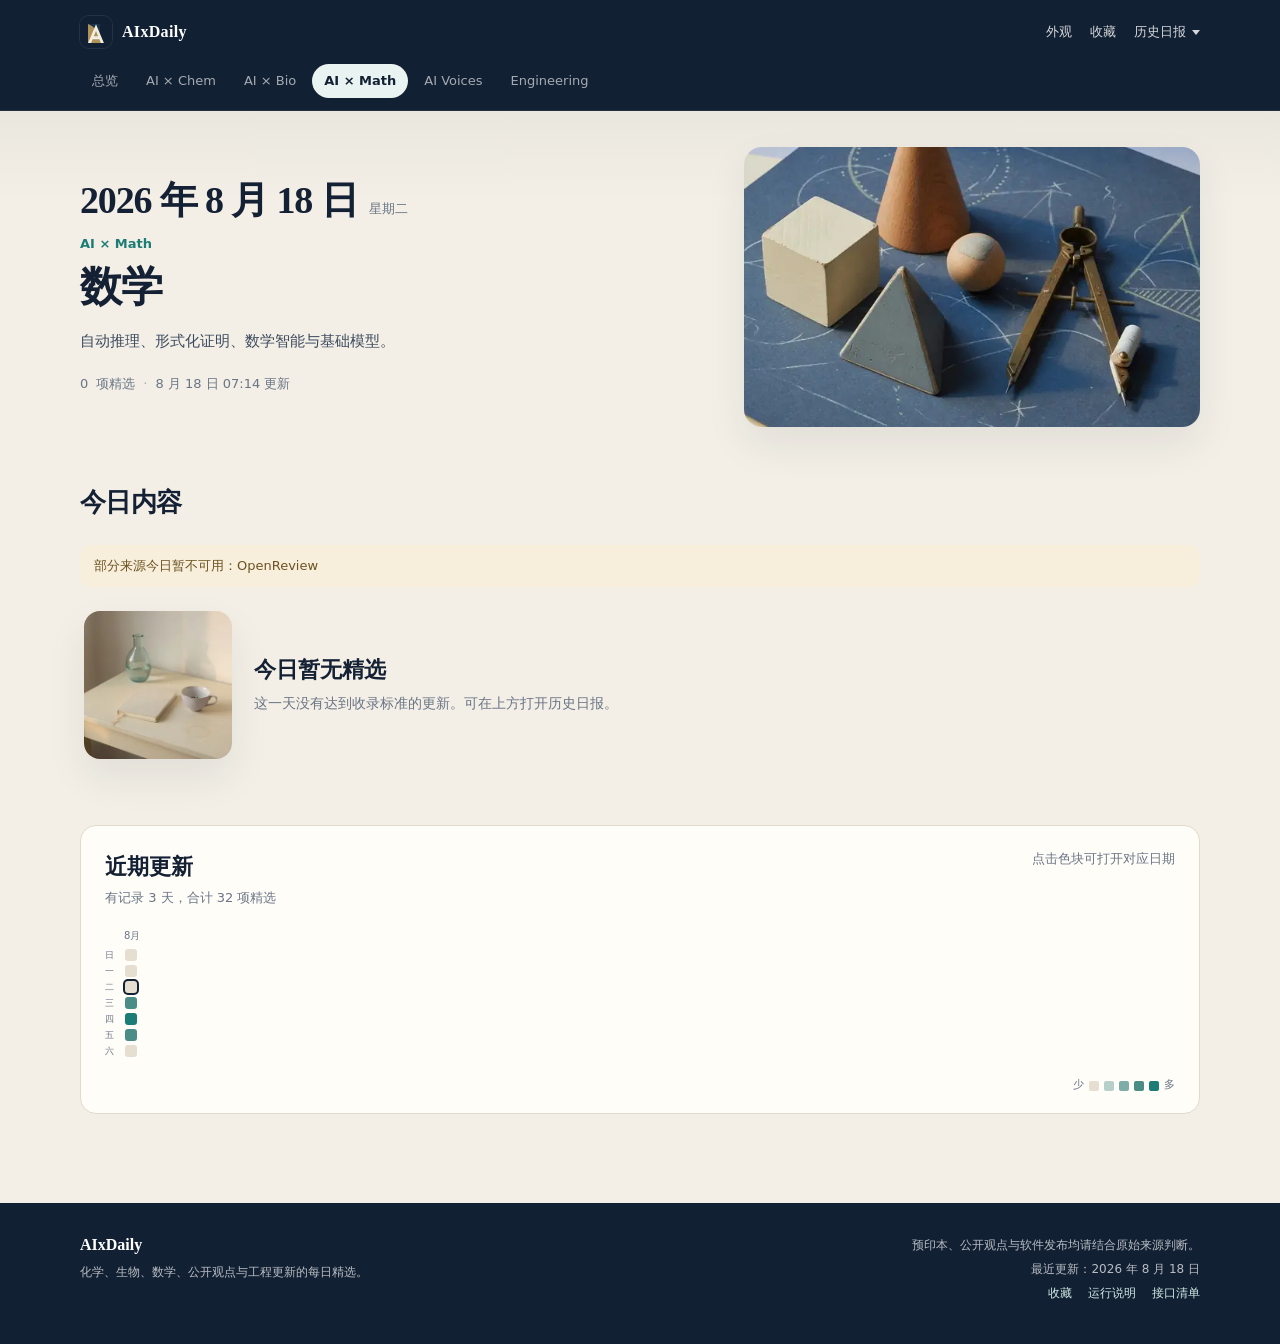
<file: public/channels/aixmath/index.html>
<!doctype html>
<html lang="zh-CN">
<head>
  <meta charset="utf-8">
  <meta name="viewport" content="width=device-width, initial-scale=1">
  <meta name="description" content="AIxDaily：化学、生物、数学、公开观点与工程更新的每日精选。">
  <meta name="theme-color" content="#122033">
  <meta property="og:title" content="AIxDaily">
  <meta property="og:description" content="化学、生物、数学、公开观点与工程更新的每日精选。">
  <meta property="og:image" content="https://zichenwang114514.github.io/ai-x-daily/assets/art/aixmath.jpg">
  <title>AIxDaily</title>
  <script>
    try {
      var pref = localStorage.getItem("aix-daily.theme.v1");
      var dark = pref === "dark" || (pref !== "light" && matchMedia("(prefers-color-scheme: dark)").matches);
      document.documentElement.dataset.theme = dark ? "dark" : "light";
      document.documentElement.dataset.themePref = pref === "light" || pref === "dark" ? pref : "system";
      document.documentElement.style.colorScheme = dark ? "dark" : "light";
    } catch (e) {}
  </script>
  <link rel="icon" href="../../assets/favicon.svg?v=2" type="image/svg+xml">
  <link rel="icon" href="../../assets/favicon-32.png?v=2" type="image/png" sizes="32x32">
  <link rel="apple-touch-icon" href="../../assets/apple-touch-icon.png?v=2">
  <link rel="stylesheet" href="../../assets/styles.css">
  <link rel="preload" as="image" href="../../assets/art/aixmath.webp" type="image/webp" fetchpriority="high">
  <link rel="preload" as="fetch" href="../../data/channels/aixmath/latest.json" crossorigin>
  <link rel="preload" as="fetch" href="../../api/v1/manifest.json" crossorigin>
  <link rel="preload" as="script" href="../../assets/collection.js">
  <link rel="preload" as="script" href="../../assets/app.js">
  <script src="../../assets/theme.js" defer></script>
</head>
<body data-page="channel" data-channel="aixmath" data-root="../../">
  <a class="skip-link" href="#papers">跳到日报内容</a>

  <header class="site-header">
    <div class="shell site-header__inner">
      <nav class="topbar" aria-label="主要导航">
        <a class="brand" href="../../" aria-label="AIxDaily 首页">
          <img class="brand__mark" src="../../assets/logo.svg" width="36" height="36" alt="">
          <span class="brand__name">AIxDaily</span>
        </a>
        <div class="topbar__actions">
          <button class="theme-button" data-theme-button type="button" aria-label="外观：跟随系统">外观</button>
          <a class="library-link" href="../../library/">收藏<span class="library-count" data-library-count hidden></span></a>
          <div class="history-anchor">
            <button class="history-button" id="history-button" type="button" aria-expanded="false" aria-controls="history-panel" aria-haspopup="true">
              历史日报
              <span class="history-button__chevron" aria-hidden="true"></span>
            </button>
            <div class="history-panel" id="history-panel" hidden>
              <div class="history-panel__head">
                <strong>历史日报</strong>
                <span>按日期查阅已发布内容</span>
              </div>
              <div id="history-list" class="history-list" aria-live="polite">正在载入历史日报…</div>
            </div>
          </div>
        </div>
      </nav>

      <nav class="channel-nav" id="channel-nav" aria-label="信息频道">
        <a class="channel-nav__item" href="../../">总览</a>
        <a class="channel-nav__item" href="../aixchem/">AI × Chem</a>
        <a class="channel-nav__item" href="../aixbio/">AI × Bio</a>
        <a class="channel-nav__item is-active" href="../aixmath/" aria-current="page">AI × Math</a>
        <a class="channel-nav__item" href="../aivoices/">AI Voices</a>
        <a class="channel-nav__item" href="../engineering/">Engineering</a>
      </nav>
    </div>
  </header>

  <section class="hero" aria-labelledby="hero-title">
    <div class="shell hero__inner">
      <div class="hero__copy">
        <p class="hero__date">
          <time id="digest-date" datetime="">载入中</time>
          <span id="hero-weekday"></span>
        </p>
        <p class="hero__kicker" id="eyebrow">AI × Math</p>
        <h1 id="hero-title">数学</h1>
        <p id="subtitle" class="hero__lead">正在读取今日内容…</p>
        <p class="hero__meta">
          <span id="stat-selected">—</span> 项精选
          <span class="hero__dot" aria-hidden="true">·</span>
          <span id="generated-time">—</span>
          <a class="hero__today" id="back-to-today" href="./" hidden>返回今日</a>
        </p>
      </div>
      <figure class="hero__art">
        <picture>
          <source id="hero-art-webp" srcset="../../assets/art/aixmath.webp" type="image/webp">
          <img id="hero-art" src="../../assets/art/aixmath.jpg" width="960" height="540" alt="" fetchpriority="high" decoding="async">
        </picture>
      </figure>
    </div>
  </section>

  <main class="shell main-content">
    <section class="channel-overview" data-home-only aria-labelledby="channel-title">
      <div class="section-heading">
        <h2 id="channel-title">频道</h2>
      </div>
      <div class="channel-cards" id="channel-cards" aria-live="polite"></div>
    </section>

    <section id="papers" class="digest" aria-labelledby="papers-title">
      <div class="section-heading">
        <div>
          <h2 id="papers-title">今日内容</h2>
          <p id="result-count" aria-live="polite"></p>
        </div>
      </div>

      <section class="toolbar" aria-label="搜索与来源">
        <div class="search-box">
          <svg viewBox="0 0 24 24" aria-hidden="true"><path d="m21 21-4.3-4.3m2.3-5.2a7.5 7.5 0 1 1-15 0 7.5 7.5 0 0 1 15 0Z"/></svg>
          <label class="sr-only" for="search-input">搜索题名、作者与摘要</label>
          <input id="search-input" type="search" placeholder="搜索题名、作者、摘要或标签" autocomplete="off" spellcheck="false" enterkeyhint="search">
        </div>
        <div class="filter-group" id="source-filters" aria-label="按来源筛选">
          <button class="filter-chip is-active" type="button" data-source="all">全部来源</button>
        </div>
      </section>

      <p class="source-note" id="source-note" hidden></p>
      <div id="paper-groups" class="paper-groups" aria-live="polite"></div>
      <div id="empty-state" class="empty-state" hidden>
        <picture>
          <source id="empty-art-webp" type="image/webp">
          <img id="empty-art" width="320" height="320" alt="" loading="lazy" decoding="async">
        </picture>
        <div>
          <strong id="empty-title">今日暂无精选</strong>
          <p id="empty-text">这一天没有达到收录标准的更新。可在上方打开历史日报。</p>
        </div>
      </div>
    </section>

    <section class="activity-panel" aria-labelledby="activity-title">
      <div class="activity-panel__head">
        <div>
          <h2 id="activity-title">近期更新</h2>
          <p id="activity-summary">正在读取历史记录…</p>
        </div>
        <p class="activity-hint">点击色块可打开对应日期</p>
      </div>
      <div class="heatmap-scroll" tabindex="0" aria-label="可横向滚动的年度活动日历">
        <div class="heatmap" id="activity-heatmap" role="grid" aria-label="过去一年每日研究活动"></div>
      </div>
      <div class="activity-legend" aria-hidden="true">
        <span>少</span><i data-level="0"></i><i data-level="1"></i><i data-level="2"></i><i data-level="3"></i><i data-level="4"></i><span>多</span>
      </div>
    </section>
  </main>

  <footer class="site-footer">
    <div class="shell footer-grid">
      <div>
        <strong>AIxDaily</strong>
        <p>化学、生物、数学、公开观点与工程更新的每日精选。</p>
      </div>
      <div class="footer-note">
        <p>预印本、公开观点与软件发布均请结合原始来源判断。</p>
        <p id="footer-date">—</p>
        <p class="footer-links">
          <a href="../../library/">收藏</a>
          <a href="../../task/">运行说明</a>
          <a href="../../api/v1/manifest.json">接口清单</a>
        </p>
      </div>
    </div>
  </footer>

  <template id="paper-template">
    <article class="paper-card">
      <span class="rank"></span>
      <div class="paper-card__body">
        <div class="paper-card__topline">
          <span class="source-badge"></span>
          <span class="topic-label"></span>
          <div class="paper-card__actions">
            <button class="copy-link" type="button">复制链接</button>
            <button class="save-button" type="button" aria-pressed="false" aria-label="收藏这篇">收藏</button>
          </div>
        </div>
        <h3><a class="paper-title" target="_blank" rel="noopener noreferrer"></a></h3>
        <p class="paper-meta"></p>
        <div class="tag-list"></div>
        <p class="summary-zh"></p>
        <p class="why-it-matters"></p>
        <details class="abstract-details">
          <summary><span class="abstract-summary-label">查看摘要</span></summary>
          <div class="abstract-toolbar">
            <div class="abstract-lang" role="group" aria-label="摘要语言">
              <button type="button" class="abstract-lang__btn" data-lang="zh" aria-pressed="true">中文</button>
              <button type="button" class="abstract-lang__btn" data-lang="en" aria-pressed="false">原文</button>
            </div>
          </div>
          <p class="abstract-text"></p>
        </details>
        <div class="note-block" hidden>
          <label class="note-label">笔记</label>
          <textarea class="note-field" rows="3" placeholder="记下要核对的实验、可复用的方法，或下次精读时要看的部分。"></textarea>
          <p class="note-status" aria-live="polite"></p>
        </div>
      </div>
    </article>
  </template>

  <script src="../../assets/collection.js" defer></script>
  <script src="../../assets/app.js" defer></script>
</body>
</html>
</file>
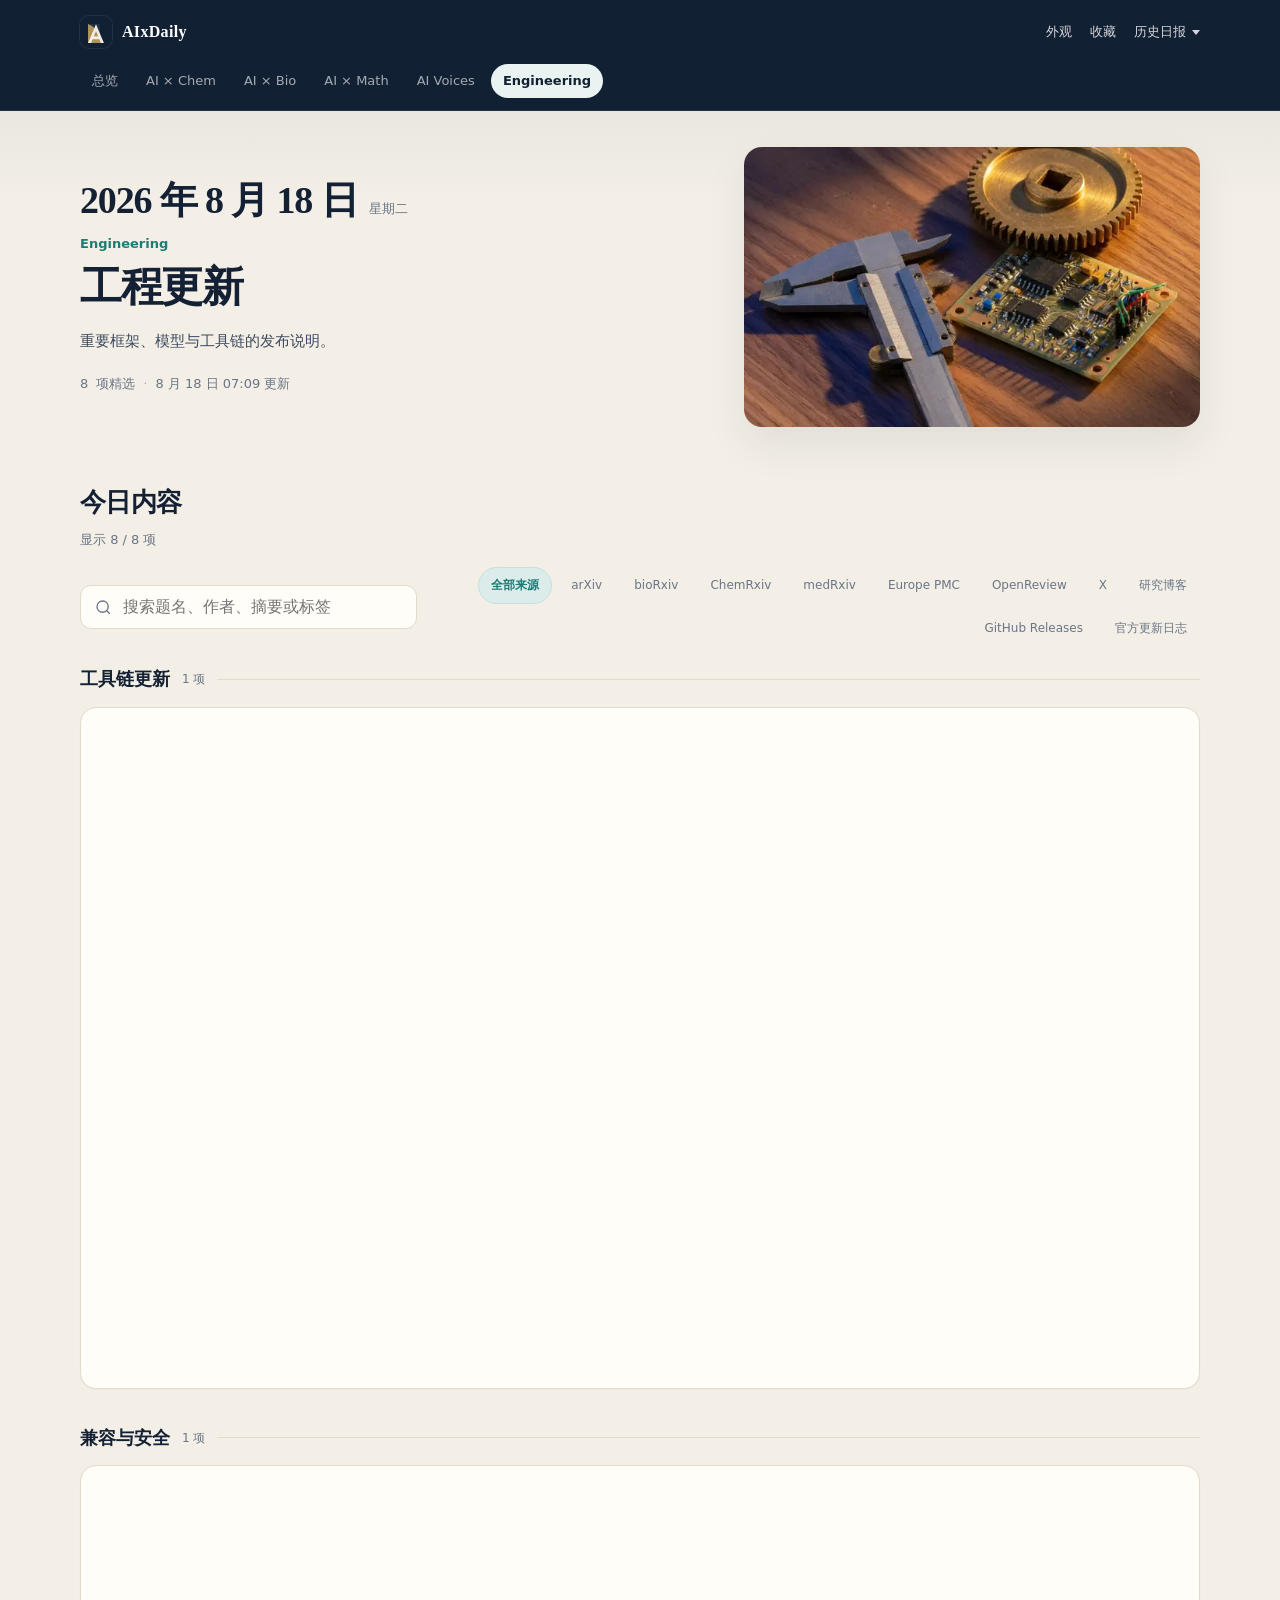
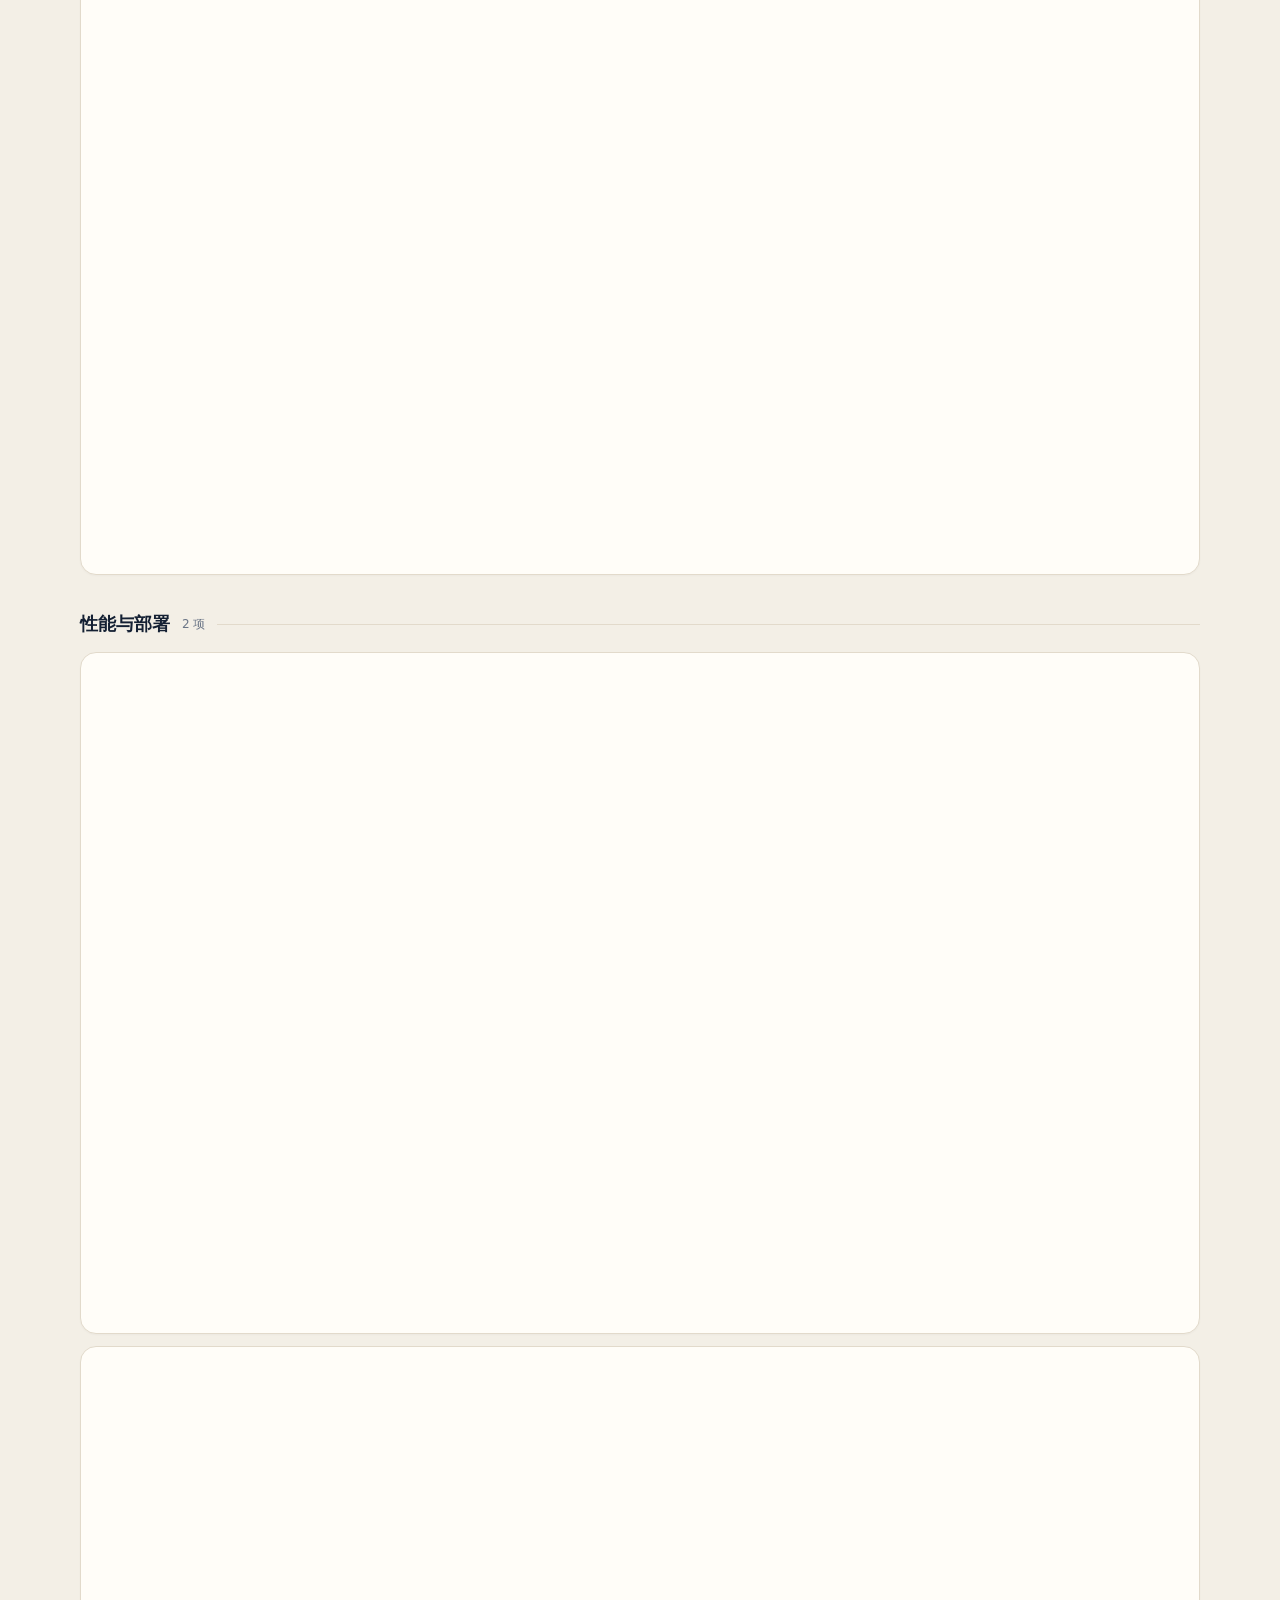
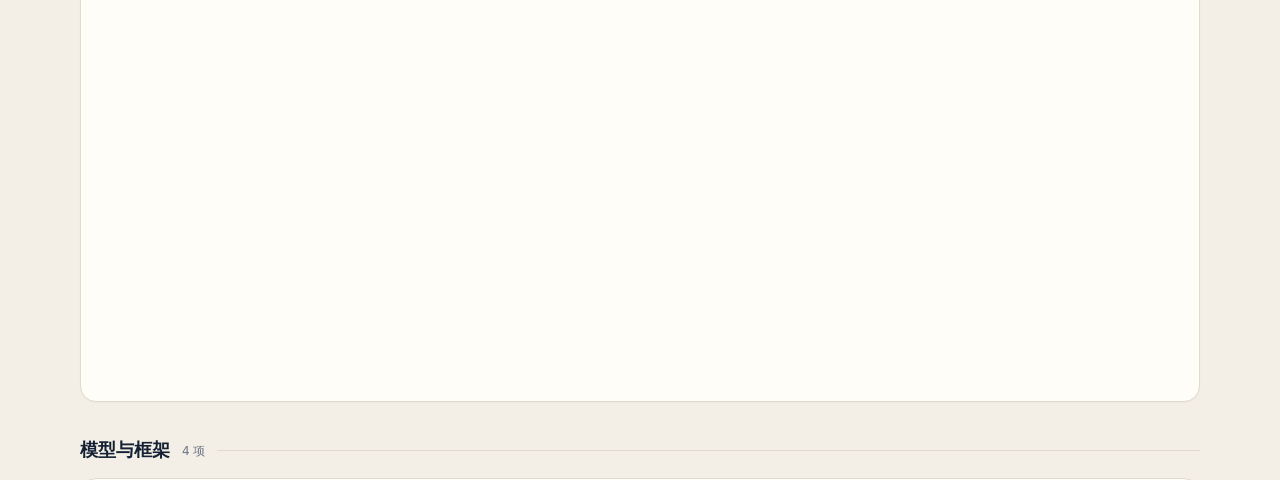
<file: public/channels/engineering/index.html>
<!doctype html>
<html lang="zh-CN">
<head>
  <meta charset="utf-8">
  <meta name="viewport" content="width=device-width, initial-scale=1">
  <meta name="description" content="AIxDaily：化学、生物、数学、公开观点与工程更新的每日精选。">
  <meta name="theme-color" content="#122033">
  <meta property="og:title" content="AIxDaily">
  <meta property="og:description" content="化学、生物、数学、公开观点与工程更新的每日精选。">
  <meta property="og:image" content="https://zichenwang114514.github.io/ai-x-daily/assets/art/engineering.jpg">
  <title>AIxDaily</title>
  <script>
    try {
      var pref = localStorage.getItem("aix-daily.theme.v1");
      var dark = pref === "dark" || (pref !== "light" && matchMedia("(prefers-color-scheme: dark)").matches);
      document.documentElement.dataset.theme = dark ? "dark" : "light";
      document.documentElement.dataset.themePref = pref === "light" || pref === "dark" ? pref : "system";
      document.documentElement.style.colorScheme = dark ? "dark" : "light";
    } catch (e) {}
  </script>
  <link rel="icon" href="../../assets/favicon.svg?v=2" type="image/svg+xml">
  <link rel="icon" href="../../assets/favicon-32.png?v=2" type="image/png" sizes="32x32">
  <link rel="apple-touch-icon" href="../../assets/apple-touch-icon.png?v=2">
  <link rel="stylesheet" href="../../assets/styles.css">
  <link rel="preload" as="image" href="../../assets/art/engineering.webp" type="image/webp" fetchpriority="high">
  <link rel="preload" as="fetch" href="../../data/channels/engineering/latest.json" crossorigin>
  <link rel="preload" as="fetch" href="../../api/v1/manifest.json" crossorigin>
  <link rel="preload" as="script" href="../../assets/collection.js">
  <link rel="preload" as="script" href="../../assets/app.js">
  <script src="../../assets/theme.js" defer></script>
</head>
<body data-page="channel" data-channel="engineering" data-root="../../">
  <a class="skip-link" href="#papers">跳到日报内容</a>

  <header class="site-header">
    <div class="shell site-header__inner">
      <nav class="topbar" aria-label="主要导航">
        <a class="brand" href="../../" aria-label="AIxDaily 首页">
          <img class="brand__mark" src="../../assets/logo.svg" width="36" height="36" alt="">
          <span class="brand__name">AIxDaily</span>
        </a>
        <div class="topbar__actions">
          <button class="theme-button" data-theme-button type="button" aria-label="外观：跟随系统">外观</button>
          <a class="library-link" href="../../library/">收藏<span class="library-count" data-library-count hidden></span></a>
          <div class="history-anchor">
            <button class="history-button" id="history-button" type="button" aria-expanded="false" aria-controls="history-panel" aria-haspopup="true">
              历史日报
              <span class="history-button__chevron" aria-hidden="true"></span>
            </button>
            <div class="history-panel" id="history-panel" hidden>
              <div class="history-panel__head">
                <strong>历史日报</strong>
                <span>按日期查阅已发布内容</span>
              </div>
              <div id="history-list" class="history-list" aria-live="polite">正在载入历史日报…</div>
            </div>
          </div>
        </div>
      </nav>

      <nav class="channel-nav" id="channel-nav" aria-label="信息频道">
        <a class="channel-nav__item" href="../../">总览</a>
        <a class="channel-nav__item" href="../aixchem/">AI × Chem</a>
        <a class="channel-nav__item" href="../aixbio/">AI × Bio</a>
        <a class="channel-nav__item" href="../aixmath/">AI × Math</a>
        <a class="channel-nav__item" href="../aivoices/">AI Voices</a>
        <a class="channel-nav__item is-active" href="../engineering/" aria-current="page">Engineering</a>
      </nav>
    </div>
  </header>

  <section class="hero" aria-labelledby="hero-title">
    <div class="shell hero__inner">
      <div class="hero__copy">
        <p class="hero__date">
          <time id="digest-date" datetime="">载入中</time>
          <span id="hero-weekday"></span>
        </p>
        <p class="hero__kicker" id="eyebrow">Engineering</p>
        <h1 id="hero-title">工程更新</h1>
        <p id="subtitle" class="hero__lead">正在读取今日内容…</p>
        <p class="hero__meta">
          <span id="stat-selected">—</span> 项精选
          <span class="hero__dot" aria-hidden="true">·</span>
          <span id="generated-time">—</span>
          <a class="hero__today" id="back-to-today" href="./" hidden>返回今日</a>
        </p>
      </div>
      <figure class="hero__art">
        <picture>
          <source id="hero-art-webp" srcset="../../assets/art/engineering.webp" type="image/webp">
          <img id="hero-art" src="../../assets/art/engineering.jpg" width="960" height="540" alt="" fetchpriority="high" decoding="async">
        </picture>
      </figure>
    </div>
  </section>

  <main class="shell main-content">
    <section class="channel-overview" data-home-only aria-labelledby="channel-title">
      <div class="section-heading">
        <h2 id="channel-title">频道</h2>
      </div>
      <div class="channel-cards" id="channel-cards" aria-live="polite"></div>
    </section>

    <section id="papers" class="digest" aria-labelledby="papers-title">
      <div class="section-heading">
        <div>
          <h2 id="papers-title">今日内容</h2>
          <p id="result-count" aria-live="polite"></p>
        </div>
      </div>

      <section class="toolbar" aria-label="搜索与来源">
        <div class="search-box">
          <svg viewBox="0 0 24 24" aria-hidden="true"><path d="m21 21-4.3-4.3m2.3-5.2a7.5 7.5 0 1 1-15 0 7.5 7.5 0 0 1 15 0Z"/></svg>
          <label class="sr-only" for="search-input">搜索题名、作者与摘要</label>
          <input id="search-input" type="search" placeholder="搜索题名、作者、摘要或标签" autocomplete="off" spellcheck="false" enterkeyhint="search">
        </div>
        <div class="filter-group" id="source-filters" aria-label="按来源筛选">
          <button class="filter-chip is-active" type="button" data-source="all">全部来源</button>
        </div>
      </section>

      <p class="source-note" id="source-note" hidden></p>
      <div id="paper-groups" class="paper-groups" aria-live="polite"></div>
      <div id="empty-state" class="empty-state" hidden>
        <picture>
          <source id="empty-art-webp" type="image/webp">
          <img id="empty-art" width="320" height="320" alt="" loading="lazy" decoding="async">
        </picture>
        <div>
          <strong id="empty-title">今日暂无精选</strong>
          <p id="empty-text">这一天没有达到收录标准的更新。可在上方打开历史日报。</p>
        </div>
      </div>
    </section>

    <section class="activity-panel" aria-labelledby="activity-title">
      <div class="activity-panel__head">
        <div>
          <h2 id="activity-title">近期更新</h2>
          <p id="activity-summary">正在读取历史记录…</p>
        </div>
        <p class="activity-hint">点击色块可打开对应日期</p>
      </div>
      <div class="heatmap-scroll" tabindex="0" aria-label="可横向滚动的年度活动日历">
        <div class="heatmap" id="activity-heatmap" role="grid" aria-label="过去一年每日研究活动"></div>
      </div>
      <div class="activity-legend" aria-hidden="true">
        <span>少</span><i data-level="0"></i><i data-level="1"></i><i data-level="2"></i><i data-level="3"></i><i data-level="4"></i><span>多</span>
      </div>
    </section>
  </main>

  <footer class="site-footer">
    <div class="shell footer-grid">
      <div>
        <strong>AIxDaily</strong>
        <p>化学、生物、数学、公开观点与工程更新的每日精选。</p>
      </div>
      <div class="footer-note">
        <p>预印本、公开观点与软件发布均请结合原始来源判断。</p>
        <p id="footer-date">—</p>
        <p class="footer-links">
          <a href="../../library/">收藏</a>
          <a href="../../task/">运行说明</a>
          <a href="../../api/v1/manifest.json">接口清单</a>
        </p>
      </div>
    </div>
  </footer>

  <template id="paper-template">
    <article class="paper-card">
      <span class="rank"></span>
      <div class="paper-card__body">
        <div class="paper-card__topline">
          <span class="source-badge"></span>
          <span class="topic-label"></span>
          <div class="paper-card__actions">
            <button class="copy-link" type="button">复制链接</button>
            <button class="save-button" type="button" aria-pressed="false" aria-label="收藏这篇">收藏</button>
          </div>
        </div>
        <h3><a class="paper-title" target="_blank" rel="noopener noreferrer"></a></h3>
        <p class="paper-meta"></p>
        <div class="tag-list"></div>
        <p class="summary-zh"></p>
        <p class="why-it-matters"></p>
        <details class="abstract-details">
          <summary><span class="abstract-summary-label">查看摘要</span></summary>
          <div class="abstract-toolbar">
            <div class="abstract-lang" role="group" aria-label="摘要语言">
              <button type="button" class="abstract-lang__btn" data-lang="zh" aria-pressed="true">中文</button>
              <button type="button" class="abstract-lang__btn" data-lang="en" aria-pressed="false">原文</button>
            </div>
          </div>
          <p class="abstract-text"></p>
        </details>
        <div class="note-block" hidden>
          <label class="note-label">笔记</label>
          <textarea class="note-field" rows="3" placeholder="记下要核对的实验、可复用的方法，或下次精读时要看的部分。"></textarea>
          <p class="note-status" aria-live="polite"></p>
        </div>
      </div>
    </article>
  </template>

  <script src="../../assets/collection.js" defer></script>
  <script src="../../assets/app.js" defer></script>
</body>
</html>
</file>
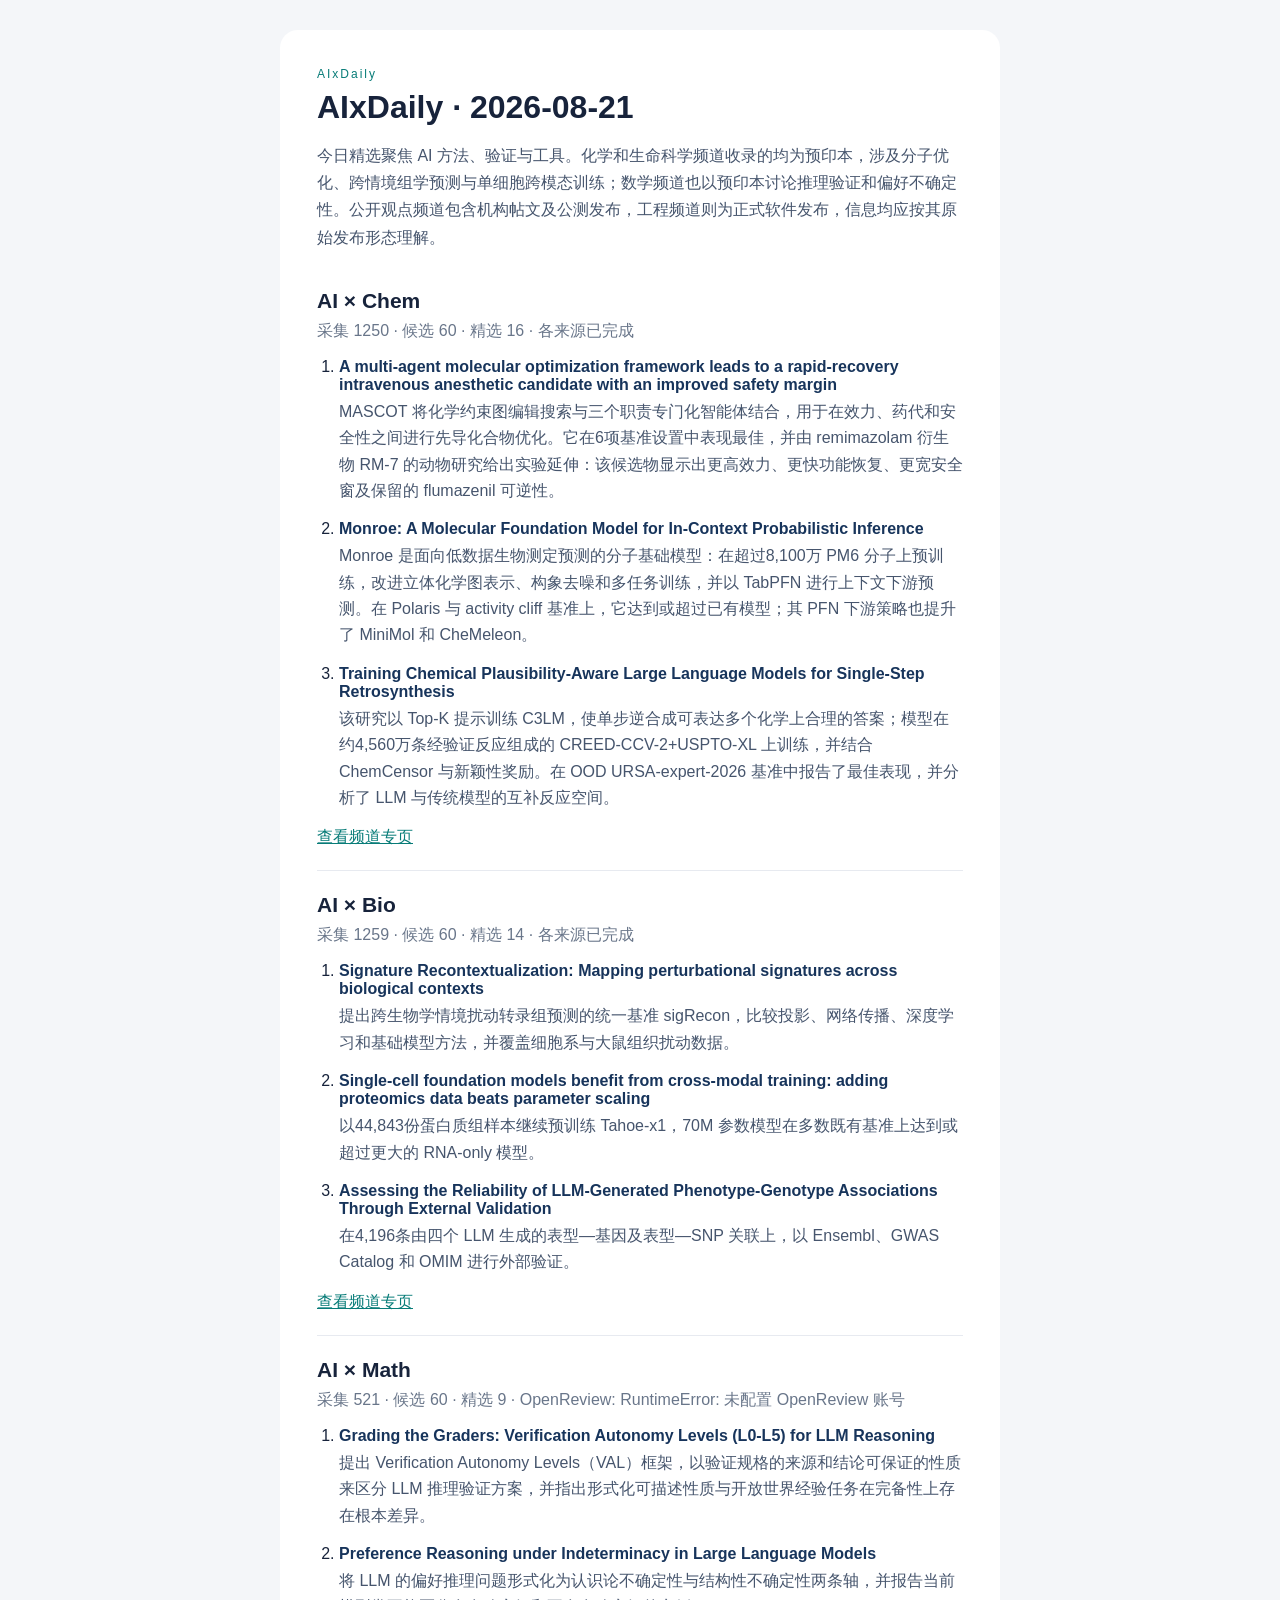
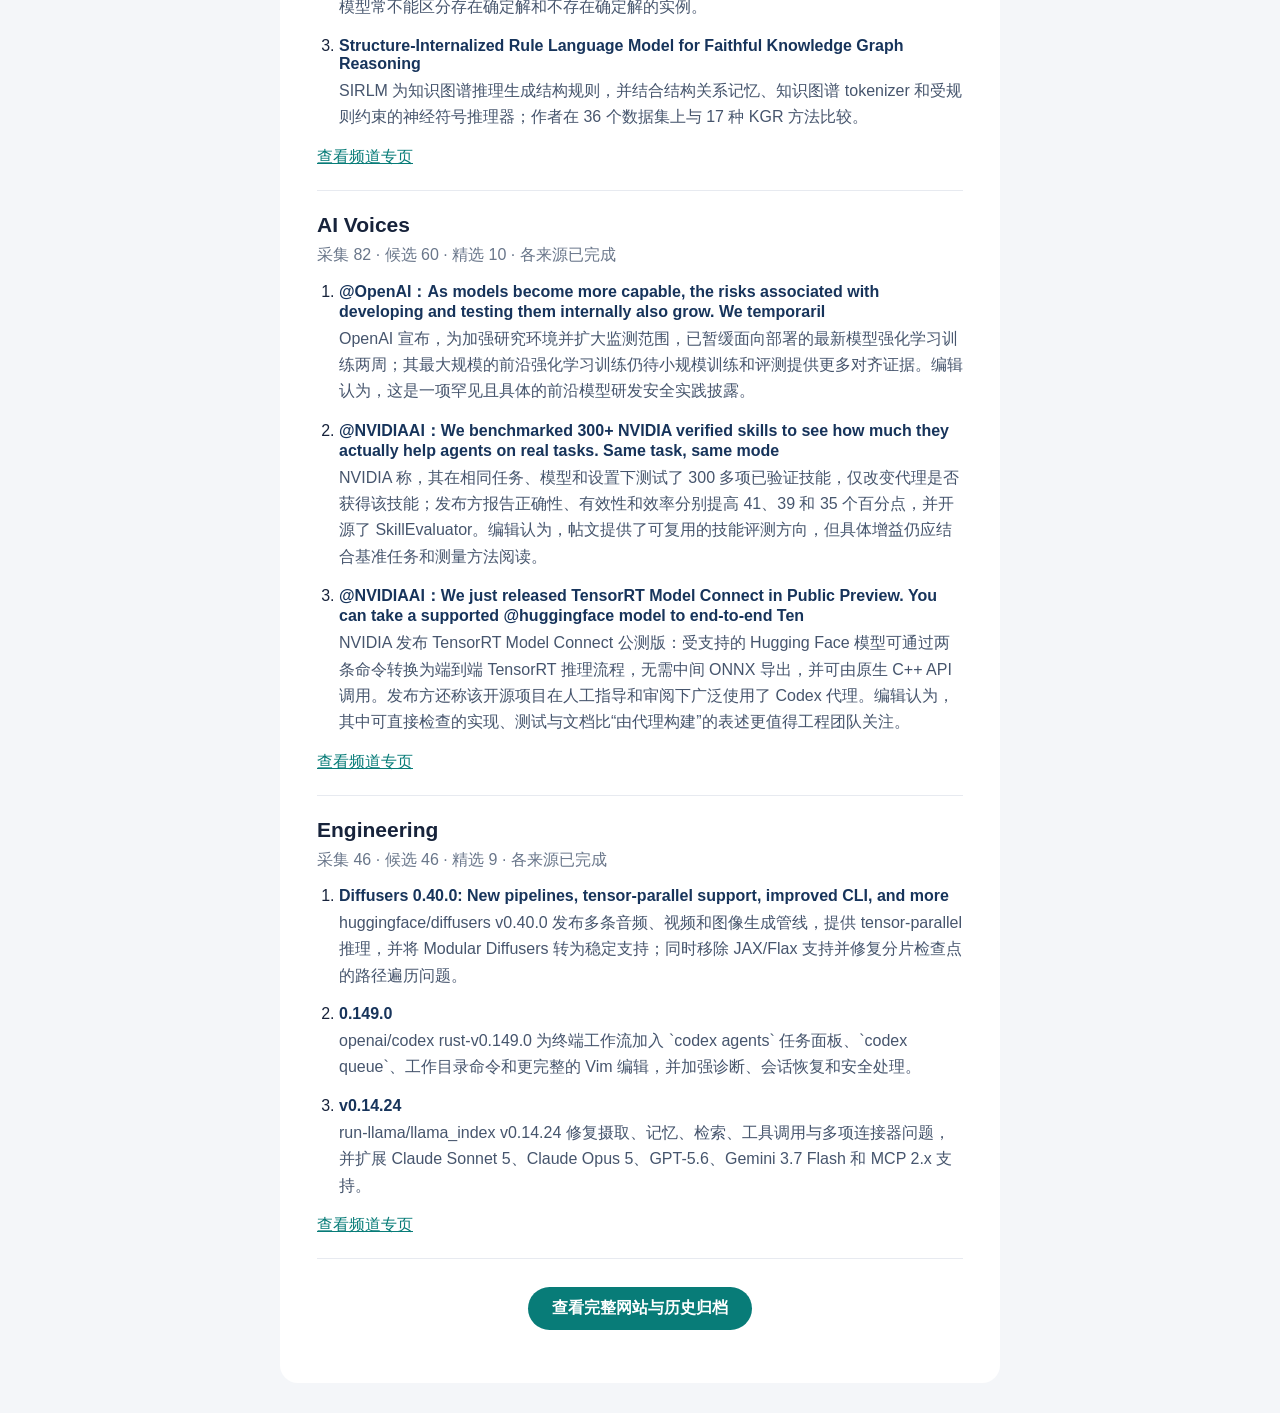
<file: public/email/latest.html>
<!doctype html><html lang="zh-CN"><head><meta charset="utf-8"></head><body style="margin:0;background:#f4f6f9;font-family:-apple-system,BlinkMacSystemFont,'Segoe UI','Microsoft YaHei',sans-serif;color:#17233b"><table role="presentation" width="100%"><tr><td align="center" style="padding:28px 12px"><table role="presentation" width="720" style="width:100%;max-width:720px;background:#fff;border-radius:18px;padding:34px"><tr><td><div style="font-size:12px;letter-spacing:2px;color:#087c78">AIxDaily</div><h1 style="margin:8px 0">AIxDaily · 2026-08-21</h1><p style="color:#46556d;line-height:1.7">今日精选聚焦 AI 方法、验证与工具。化学和生命科学频道收录的均为预印本，涉及分子优化、跨情境组学预测与单细胞跨模态训练；数学频道也以预印本讨论推理验证和偏好不确定性。公开观点频道包含机构帖文及公测发布，工程频道则为正式软件发布，信息均应按其原始发布形态理解。</p><section style="padding:22px 0;border-bottom:1px solid #e7eaf0"><h2 style="margin:0 0 8px;font-size:21px">AI × Chem</h2><p style="margin:0 0 14px;color:#69768a">采集 1250 · 候选 60 · 精选 16 · 各来源已完成</p><ol style="padding-left:22px"><li style="margin:0 0 16px"><a href="https://www.biorxiv.org/content/10.64898/2026.08.17.745149" style="color:#17345b;font-weight:700;text-decoration:none">A multi-agent molecular optimization framework leads to a rapid-recovery intravenous anesthetic candidate with an improved safety margin</a><div style="margin-top:5px;color:#46556d;line-height:1.65">MASCOT 将化学约束图编辑搜索与三个职责专门化智能体结合，用于在效力、药代和安全性之间进行先导化合物优化。它在6项基准设置中表现最佳，并由 remimazolam 衍生物 RM-7 的动物研究给出实验延伸：该候选物显示出更高效力、更快功能恢复、更宽安全窗及保留的 flumazenil 可逆性。</div></li><li style="margin:0 0 16px"><a href="https://arxiv.org/abs/2608.18982v1" style="color:#17345b;font-weight:700;text-decoration:none">Monroe: A Molecular Foundation Model for In-Context Probabilistic Inference</a><div style="margin-top:5px;color:#46556d;line-height:1.65">Monroe 是面向低数据生物测定预测的分子基础模型：在超过8,100万 PM6 分子上预训练，改进立体化学图表示、构象去噪和多任务训练，并以 TabPFN 进行上下文下游预测。在 Polaris 与 activity cliff 基准上，它达到或超过已有模型；其 PFN 下游策略也提升了 MiniMol 和 CheMeleon。</div></li><li style="margin:0 0 16px"><a href="https://arxiv.org/abs/2608.18940v1" style="color:#17345b;font-weight:700;text-decoration:none">Training Chemical Plausibility-Aware Large Language Models for Single-Step Retrosynthesis</a><div style="margin-top:5px;color:#46556d;line-height:1.65">该研究以 Top-K 提示训练 C3LM，使单步逆合成可表达多个化学上合理的答案；模型在约4,560万条经验证反应组成的 CREED-CCV-2+USPTO-XL 上训练，并结合 ChemCensor 与新颖性奖励。在 OOD URSA-expert-2026 基准中报告了最佳表现，并分析了 LLM 与传统模型的互补反应空间。</div></li></ol><a href="https://zichenwang114514.github.io/ai-x-daily/channels/aixchem/" style="color:#087c78">查看频道专页</a></section><section style="padding:22px 0;border-bottom:1px solid #e7eaf0"><h2 style="margin:0 0 8px;font-size:21px">AI × Bio</h2><p style="margin:0 0 14px;color:#69768a">采集 1259 · 候选 60 · 精选 14 · 各来源已完成</p><ol style="padding-left:22px"><li style="margin:0 0 16px"><a href="https://www.biorxiv.org/content/10.64898/2026.08.14.744937" style="color:#17345b;font-weight:700;text-decoration:none">Signature Recontextualization: Mapping perturbational signatures across biological contexts</a><div style="margin-top:5px;color:#46556d;line-height:1.65">提出跨生物学情境扰动转录组预测的统一基准 sigRecon，比较投影、网络传播、深度学习和基础模型方法，并覆盖细胞系与大鼠组织扰动数据。</div></li><li style="margin:0 0 16px"><a href="https://www.biorxiv.org/content/10.64898/2026.08.14.744845" style="color:#17345b;font-weight:700;text-decoration:none">Single-cell foundation models benefit from cross-modal training: adding proteomics data beats parameter scaling</a><div style="margin-top:5px;color:#46556d;line-height:1.65">以44,843份蛋白质组样本继续预训练 Tahoe-x1，70M 参数模型在多数既有基准上达到或超过更大的 RNA-only 模型。</div></li><li style="margin:0 0 16px"><a href="https://www.biorxiv.org/content/10.64898/2026.08.13.744701" style="color:#17345b;font-weight:700;text-decoration:none">Assessing the Reliability of LLM-Generated Phenotype-Genotype Associations Through External Validation</a><div style="margin-top:5px;color:#46556d;line-height:1.65">在4,196条由四个 LLM 生成的表型—基因及表型—SNP 关联上，以 Ensembl、GWAS Catalog 和 OMIM 进行外部验证。</div></li></ol><a href="https://zichenwang114514.github.io/ai-x-daily/channels/aixbio/" style="color:#087c78">查看频道专页</a></section><section style="padding:22px 0;border-bottom:1px solid #e7eaf0"><h2 style="margin:0 0 8px;font-size:21px">AI × Math</h2><p style="margin:0 0 14px;color:#69768a">采集 521 · 候选 60 · 精选 9 · OpenReview: RuntimeError: 未配置 OpenReview 账号</p><ol style="padding-left:22px"><li style="margin:0 0 16px"><a href="https://arxiv.org/abs/2608.19009v1" style="color:#17345b;font-weight:700;text-decoration:none">Grading the Graders: Verification Autonomy Levels (L0-L5) for LLM Reasoning</a><div style="margin-top:5px;color:#46556d;line-height:1.65">提出 Verification Autonomy Levels（VAL）框架，以验证规格的来源和结论可保证的性质来区分 LLM 推理验证方案，并指出形式化可描述性质与开放世界经验任务在完备性上存在根本差异。</div></li><li style="margin:0 0 16px"><a href="https://arxiv.org/abs/2608.18631v1" style="color:#17345b;font-weight:700;text-decoration:none">Preference Reasoning under Indeterminacy in Large Language Models</a><div style="margin-top:5px;color:#46556d;line-height:1.65">将 LLM 的偏好推理问题形式化为认识论不确定性与结构性不确定性两条轴，并报告当前模型常不能区分存在确定解和不存在确定解的实例。</div></li><li style="margin:0 0 16px"><a href="https://arxiv.org/abs/2608.17443v1" style="color:#17345b;font-weight:700;text-decoration:none">Structure-Internalized Rule Language Model for Faithful Knowledge Graph Reasoning</a><div style="margin-top:5px;color:#46556d;line-height:1.65">SIRLM 为知识图谱推理生成结构规则，并结合结构关系记忆、知识图谱 tokenizer 和受规则约束的神经符号推理器；作者在 36 个数据集上与 17 种 KGR 方法比较。</div></li></ol><a href="https://zichenwang114514.github.io/ai-x-daily/channels/aixmath/" style="color:#087c78">查看频道专页</a></section><section style="padding:22px 0;border-bottom:1px solid #e7eaf0"><h2 style="margin:0 0 8px;font-size:21px">AI Voices</h2><p style="margin:0 0 14px;color:#69768a">采集 82 · 候选 60 · 精选 10 · 各来源已完成</p><ol style="padding-left:22px"><li style="margin:0 0 16px"><a href="https://x.com/OpenAI/status/2089777845187031262" style="color:#17345b;font-weight:700;text-decoration:none">@OpenAI：As models become more capable, the risks associated with developing and testing them internally also grow. We temporaril</a><div style="margin-top:5px;color:#46556d;line-height:1.65">OpenAI 宣布，为加强研究环境并扩大监测范围，已暂缓面向部署的最新模型强化学习训练两周；其最大规模的前沿强化学习训练仍待小规模训练和评测提供更多对齐证据。编辑认为，这是一项罕见且具体的前沿模型研发安全实践披露。</div></li><li style="margin:0 0 16px"><a href="https://x.com/NVIDIAAI/status/2090113635683340622" style="color:#17345b;font-weight:700;text-decoration:none">@NVIDIAAI：We benchmarked 300+ NVIDIA verified skills to see how much they actually help agents on real tasks. Same task, same mode</a><div style="margin-top:5px;color:#46556d;line-height:1.65">NVIDIA 称，其在相同任务、模型和设置下测试了 300 多项已验证技能，仅改变代理是否获得该技能；发布方报告正确性、有效性和效率分别提高 41、39 和 35 个百分点，并开源了 SkillEvaluator。编辑认为，帖文提供了可复用的技能评测方向，但具体增益仍应结合基准任务和测量方法阅读。</div></li><li style="margin:0 0 16px"><a href="https://x.com/NVIDIAAI/status/2089750360869233059" style="color:#17345b;font-weight:700;text-decoration:none">@NVIDIAAI：We just released TensorRT Model Connect in Public Preview. You can take a supported @huggingface model to end-to-end Ten</a><div style="margin-top:5px;color:#46556d;line-height:1.65">NVIDIA 发布 TensorRT Model Connect 公测版：受支持的 Hugging Face 模型可通过两条命令转换为端到端 TensorRT 推理流程，无需中间 ONNX 导出，并可由原生 C++ API 调用。发布方还称该开源项目在人工指导和审阅下广泛使用了 Codex 代理。编辑认为，其中可直接检查的实现、测试与文档比“由代理构建”的表述更值得工程团队关注。</div></li></ol><a href="https://zichenwang114514.github.io/ai-x-daily/channels/aivoices/" style="color:#087c78">查看频道专页</a></section><section style="padding:22px 0;border-bottom:1px solid #e7eaf0"><h2 style="margin:0 0 8px;font-size:21px">Engineering</h2><p style="margin:0 0 14px;color:#69768a">采集 46 · 候选 46 · 精选 9 · 各来源已完成</p><ol style="padding-left:22px"><li style="margin:0 0 16px"><a href="https://github.com/huggingface/diffusers/releases/tag/v0.40.0" style="color:#17345b;font-weight:700;text-decoration:none">Diffusers 0.40.0: New pipelines, tensor-parallel support, improved CLI, and more</a><div style="margin-top:5px;color:#46556d;line-height:1.65">huggingface/diffusers v0.40.0 发布多条音频、视频和图像生成管线，提供 tensor-parallel 推理，并将 Modular Diffusers 转为稳定支持；同时移除 JAX/Flax 支持并修复分片检查点的路径遍历问题。</div></li><li style="margin:0 0 16px"><a href="https://github.com/openai/codex/releases/tag/rust-v0.149.0" style="color:#17345b;font-weight:700;text-decoration:none">0.149.0</a><div style="margin-top:5px;color:#46556d;line-height:1.65">openai/codex rust-v0.149.0 为终端工作流加入 `codex agents` 任务面板、`codex queue`、工作目录命令和更完整的 Vim 编辑，并加强诊断、会话恢复和安全处理。</div></li><li style="margin:0 0 16px"><a href="https://github.com/run-llama/llama_index/releases/tag/v0.14.24" style="color:#17345b;font-weight:700;text-decoration:none">v0.14.24</a><div style="margin-top:5px;color:#46556d;line-height:1.65">run-llama/llama_index v0.14.24 修复摄取、记忆、检索、工具调用与多项连接器问题，并扩展 Claude Sonnet 5、Claude Opus 5、GPT-5.6、Gemini 3.7 Flash 和 MCP 2.x 支持。</div></li></ol><a href="https://zichenwang114514.github.io/ai-x-daily/channels/engineering/" style="color:#087c78">查看频道专页</a></section><p style="text-align:center;margin-top:28px"><a href="https://zichenwang114514.github.io/ai-x-daily/" style="display:inline-block;padding:11px 24px;border-radius:999px;background:#087c78;color:#fff;text-decoration:none;font-weight:700">查看完整网站与历史归档</a></p></td></tr></table></td></tr></table></body></html>
</file>
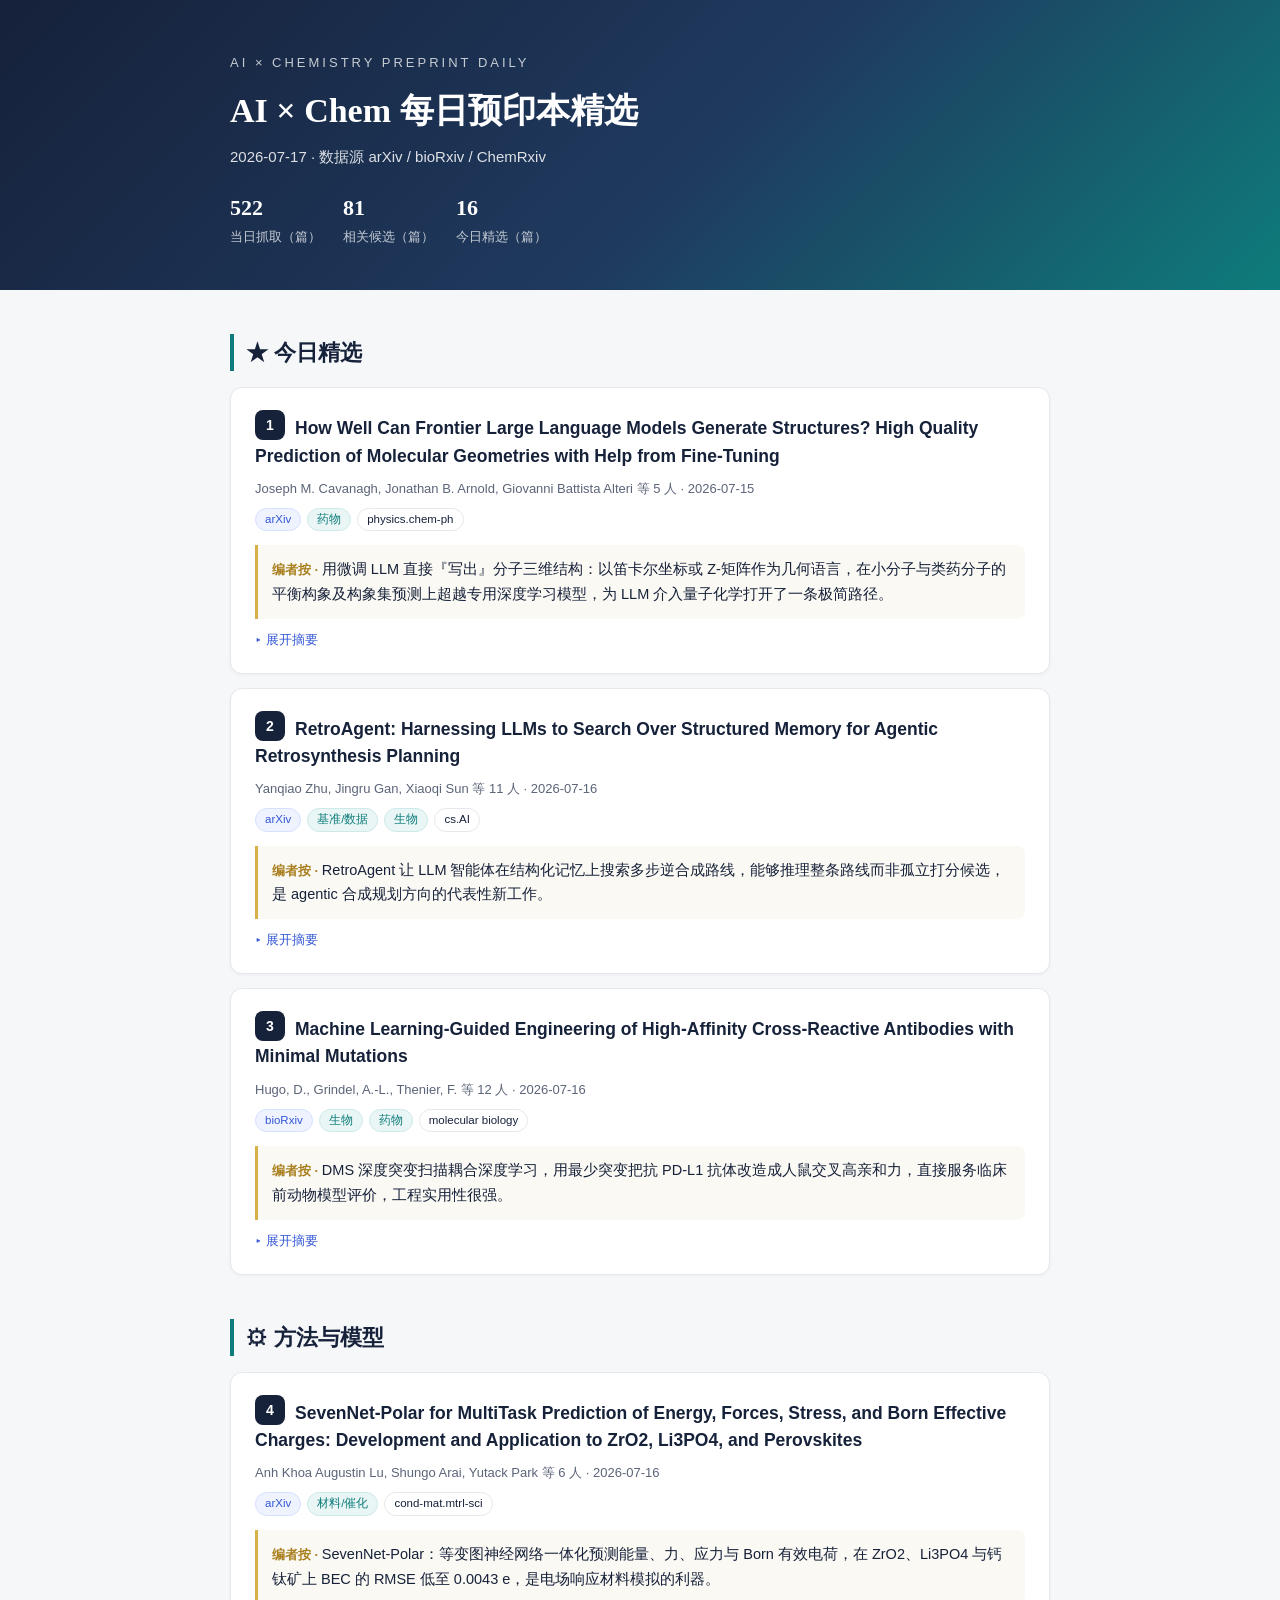
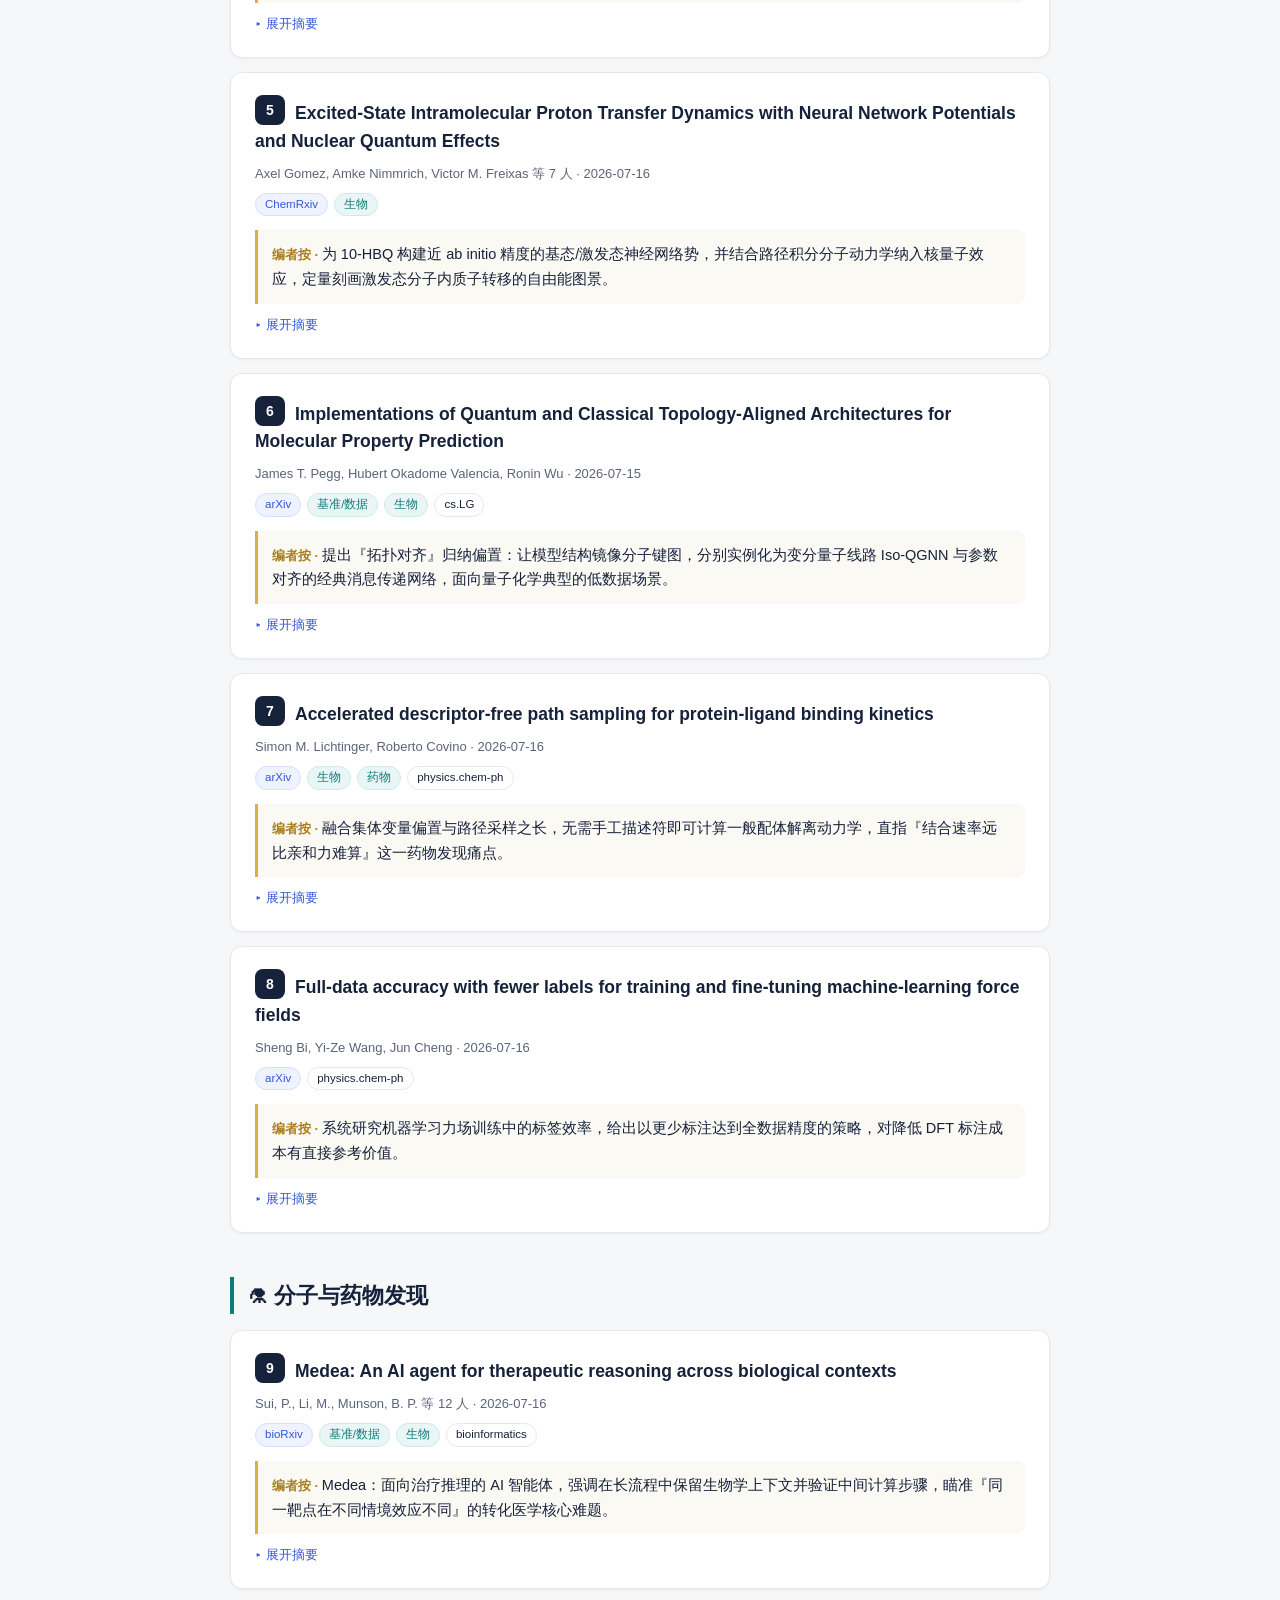
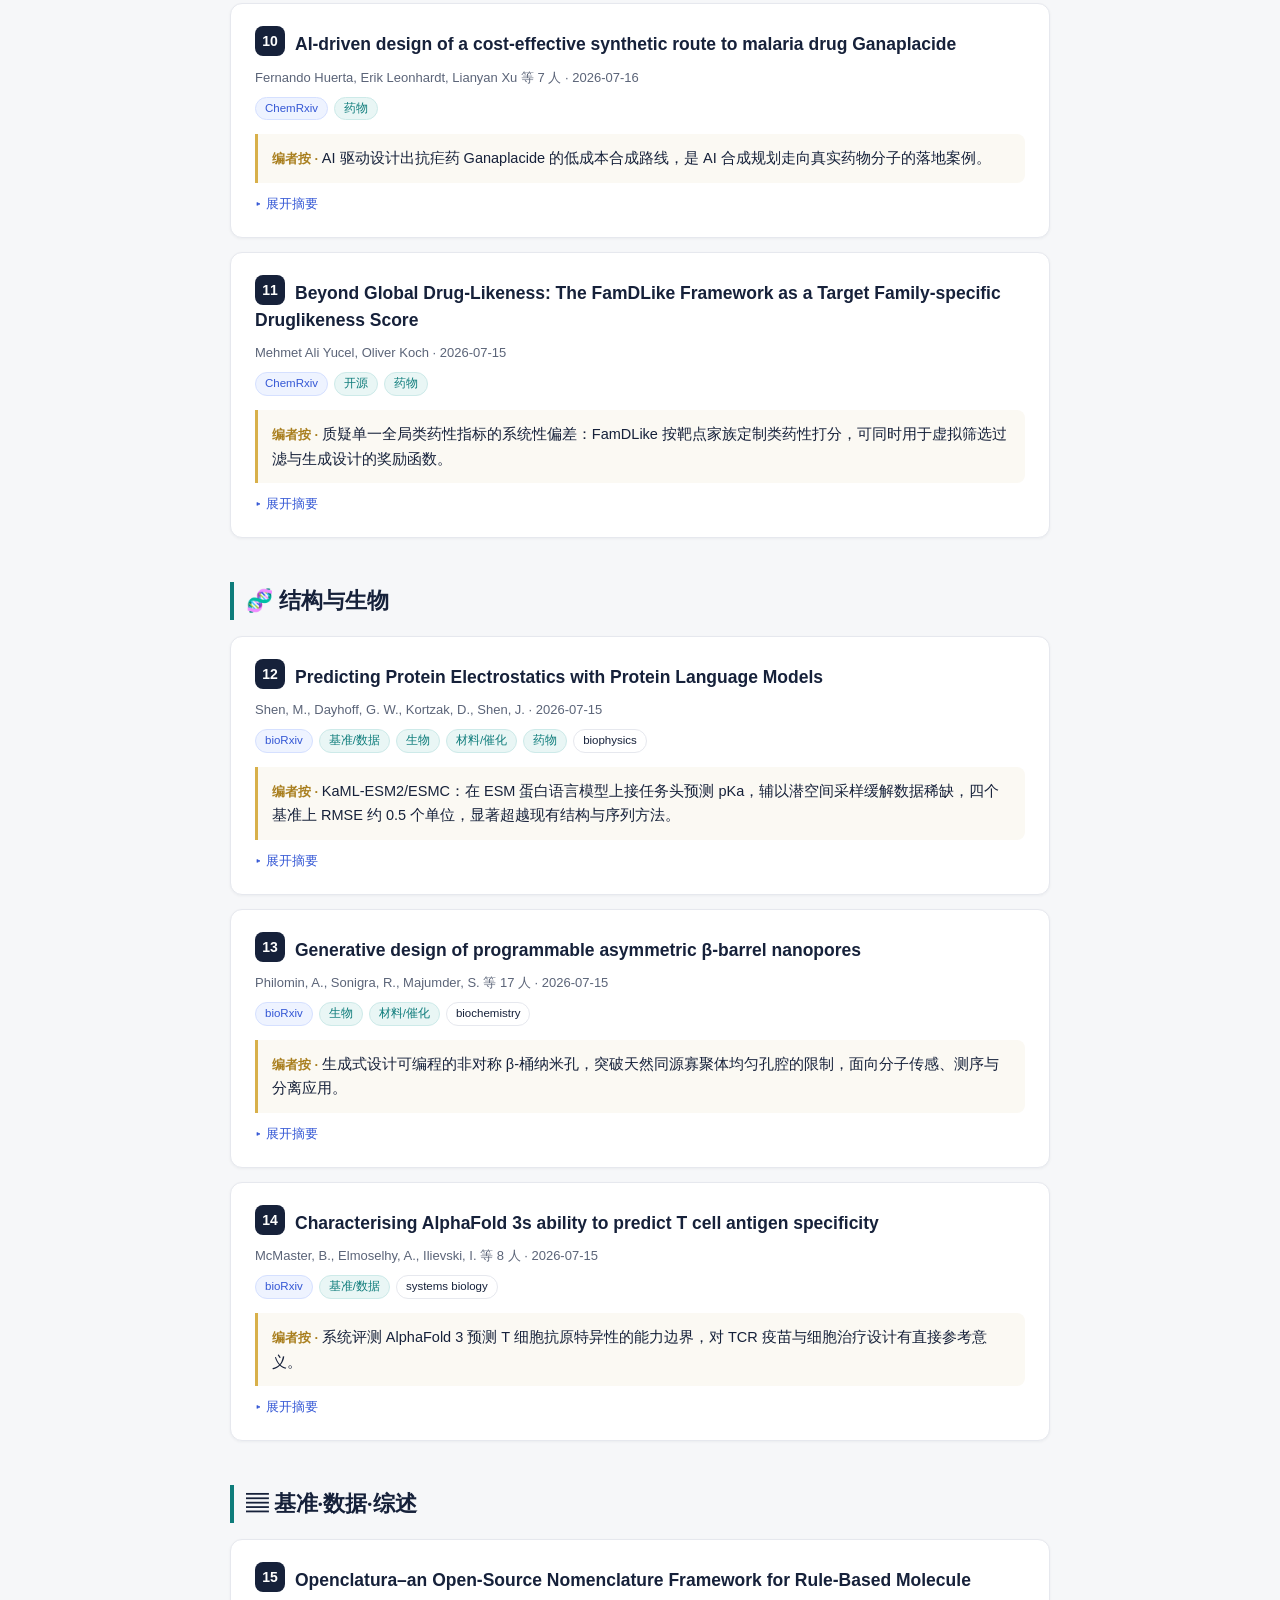
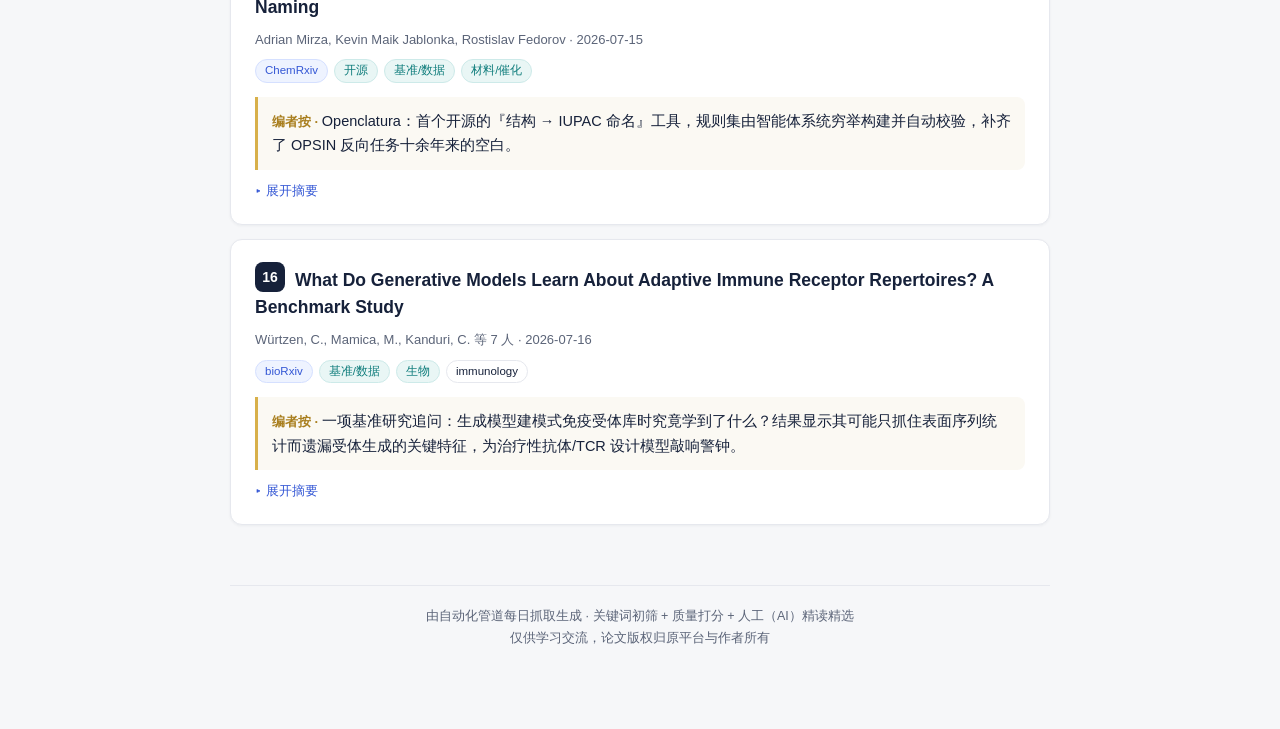
<file: public/legacy/2026-07-17.html>
<!DOCTYPE html>
<html lang="zh-CN"><head><meta charset="utf-8">
<meta name="viewport" content="width=device-width,initial-scale=1">
<title>AI × Chem 每日预印本精选 · 2026-07-17</title>
<style>
:root{--ink:#16213a;--sub:#5b6478;--acc:#0e7c7b;--acc2:#3457d5;--bg:#f6f7f9;--card:#ffffff;--line:#e6e8ee;}
*{margin:0;padding:0;box-sizing:border-box;}
body{font-family:"Noto Sans CJK SC","PingFang SC","Microsoft YaHei",-apple-system,sans-serif;background:var(--bg);color:var(--ink);line-height:1.7;}
.wrap{max-width:860px;margin:0 auto;padding:0 20px 80px;}
header.hero{background:linear-gradient(135deg,#16213a 0%,#1f3a5f 55%,#0e7c7b 100%);color:#fff;padding:52px 0 42px;}
header.hero .wrap{padding-bottom:0;}
.kicker{font-size:13px;letter-spacing:3px;opacity:.75;text-transform:uppercase;}
h1{font-family:"Noto Serif CJK SC","Songti SC",serif;font-size:34px;margin:8px 0 4px;font-weight:700;}
.date{font-size:15px;opacity:.85;}
.stats{display:flex;gap:22px;margin-top:20px;flex-wrap:wrap;}
.stat b{font-size:22px;font-family:"Noto Serif CJK SC",serif;}
.stat span{font-size:12.5px;opacity:.75;display:block;}
nav.arch{margin-top:22px;font-size:13px;opacity:.9;}
nav.arch a{color:#cfe8ff;text-decoration:none;margin-right:12px;border-bottom:1px dotted #cfe8ff;}
nav.arch a:hover{color:#fff;}
h2.sec{font-family:"Noto Serif CJK SC","Songti SC",serif;font-size:22px;margin:44px 0 16px;padding-left:12px;border-left:4px solid var(--acc);}
.card{background:var(--card);border:1px solid var(--line);border-radius:12px;padding:22px 24px;margin:14px 0;box-shadow:0 1px 3px rgba(22,33,58,.05);transition:box-shadow .2s;}
.card:hover{box-shadow:0 4px 14px rgba(22,33,58,.10);}
.rank{display:inline-block;min-width:30px;height:30px;line-height:30px;text-align:center;border-radius:8px;background:var(--ink);color:#fff;font-weight:700;font-size:14px;margin-right:10px;vertical-align:4px;}
.ptitle{font-size:17.5px;font-weight:700;display:inline;line-height:1.5;}
.ptitle a{color:var(--ink);text-decoration:none;}
.ptitle a:hover{color:var(--acc2);}
.meta{margin:8px 0 4px;font-size:13px;color:var(--sub);}
.badge{display:inline-block;font-size:11.5px;padding:1px 9px;border-radius:20px;margin:0 6px 4px 0;border:1px solid var(--line);}
.b-src{background:#eef3ff;color:#3457d5;border-color:#d5e0ff;}
.b-tag{background:#e9f6f5;color:#0e7c7b;border-color:#cdeae9;}
.comment{margin-top:10px;padding:12px 14px;background:#fbf9f3;border-left:3px solid #d8b04a;border-radius:0 8px 8px 0;font-size:14.5px;}
.comment::before{content:"编者按 · ";font-weight:700;color:#a97f1f;font-size:13px;}
.abstract{margin-top:10px;font-size:13.5px;color:var(--sub);}
.abstract details{cursor:pointer;}
.abstract summary{color:var(--acc2);font-size:13px;outline:none;list-style:none;}
.abstract summary::before{content:"▸ 展开摘要";}
.abstract details[open] summary::before{content:"▾ 收起摘要";}
footer{margin-top:60px;padding-top:20px;border-top:1px solid var(--line);font-size:12.5px;color:var(--sub);text-align:center;}
@media(max-width:600px){h1{font-size:26px;}}
</style></head><body>
<header class="hero"><div class="wrap">
<div class="kicker">AI × CHEMISTRY PREPRINT DAILY</div>
<h1>AI × Chem 每日预印本精选</h1>
<div class="date">2026-07-17 · 数据源 arXiv / bioRxiv / ChemRxiv</div>
<div class="stats">
<div class="stat"><b>522</b><span>当日抓取（篇）</span></div>
<div class="stat"><b>81</b><span>相关候选（篇）</span></div>
<div class="stat"><b>16</b><span>今日精选（篇）</span></div>
</div>

</div></header>
<div class="wrap">
<h2 class="sec">★ 今日精选</h2><div class="card">
<span class="rank">1</span><h3 class="ptitle"><a href="https://arxiv.org/abs/2607.13350v1" target="_blank" rel="noopener">How Well Can Frontier Large Language Models Generate Structures? High Quality Prediction of Molecular Geometries with Help from Fine-Tuning</a></h3>
<div class="meta">Joseph M. Cavanagh, Jonathan B. Arnold, Giovanni Battista Alteri 等 5 人 · 2026-07-15</div>
<div><span class="badge b-src">arXiv</span><span class="badge b-tag">药物</span><span class="badge">physics.chem-ph</span></div>
<div class="comment">用微调 LLM 直接『写出』分子三维结构：以笛卡尔坐标或 Z-矩阵作为几何语言，在小分子与类药分子的平衡构象及构象集预测上超越专用深度学习模型，为 LLM 介入量子化学打开了一条极简路径。</div>
<div class="abstract"><details><summary></summary><p>The power of Large Language Models (LLMs) has led us to investigate how they might be fine-tuned for learning the &quot;language of molecular geometry&quot;. The fine-tuning of the LLMs using Cartesian coordinates or Z-matrices provides an extremely simple method for accurately predicting equilibrium structures and diverse sets of conformers of small organic and drug-like molecules with excellent accuracy and outperforming specialized deep learning models. While the most common representation of molecular geometries are Cartesian coordinates performs adequately, we find that the inherent invariances and relational nature of geometries represented as Z-matrices provides a better grammar for LLM adaptation. Finally, we show that enhancing an LLMs capabilities for robust prediction of small molecule geometries still retains nearly all of its pre-trained language abilities by randomly mixing in small quantities of natural language prompt-response pairs into the fine-tuning.</p></details></div>
</div>
<div class="card">
<span class="rank">2</span><h3 class="ptitle"><a href="https://arxiv.org/abs/2607.14512v1" target="_blank" rel="noopener">RetroAgent: Harnessing LLMs to Search Over Structured Memory for Agentic Retrosynthesis Planning</a></h3>
<div class="meta">Yanqiao Zhu, Jingru Gan, Xiaoqi Sun 等 11 人 · 2026-07-16</div>
<div><span class="badge b-src">arXiv</span><span class="badge b-tag">基准/数据</span><span class="badge b-tag">生物</span><span class="badge">cs.AI</span></div>
<div class="comment">RetroAgent 让 LLM 智能体在结构化记忆上搜索多步逆合成路线，能够推理整条路线而非孤立打分候选，是 agentic 合成规划方向的代表性新工作。</div>
<div class="abstract"><details><summary></summary><p>Multi-step retrosynthesis planning seeks to decompose a target molecule into commercially available building blocks through a sequence of feasible reactions. The vast combinatorial search space makes this task challenging even for expert chemists. Traditional methods combine tree search with offline-trained value networks that score candidates in isolation, without reasoning about complete multi-step routes. Recent work leverages Large Language Models (LLMs) for this task, but relies on simple interfaces that limit exploration of the full search space. We introduce RetroAgent, an LLM agent that bridges symbolic search and neural reasoning through a harness with structured memory. Through memory and chemistry tools, the agent observes the full search state, including explored routes, available alternatives, and properties of intermediates, enabling informed decisions grounded in both global progress and domain knowledge. Experiments on in-distribution and out-of-distribution benchmarks demonstrate that RetroAgent delivers strong performance and generalization.</p></details></div>
</div>
<div class="card">
<span class="rank">3</span><h3 class="ptitle"><a href="https://www.biorxiv.org/content/10.64898/2026.07.15.738714" target="_blank" rel="noopener">Machine Learning-Guided Engineering of High-Affinity Cross-Reactive Antibodies with Minimal Mutations</a></h3>
<div class="meta">Hugo, D., Grindel, A.-L., Thenier, F. 等 12 人 · 2026-07-16</div>
<div><span class="badge b-src">bioRxiv</span><span class="badge b-tag">生物</span><span class="badge b-tag">药物</span><span class="badge">molecular biology</span></div>
<div class="comment">DMS 深度突变扫描耦合深度学习，用最少突变把抗 PD-L1 抗体改造成人鼠交叉高亲和力，直接服务临床前动物模型评价，工程实用性很强。</div>
<div class="abstract"><details><summary></summary><p>Antibodies raised against human targets often fail to recognize their animal orthologs, limiting preclinical evaluation in relevant models. We developed a Deep Mutational Scanning (DMS)-coupled deep learning strategy to engineer potent cross-reactive antibodies with minimal sequence divergence. Starting from C4, a fully human anti-PD-L1 antibody with weak recognition of murine PD-L1, DMS identified substitutions that improved binding to both human and mouse antigens. Conventional recombination of beneficial mutations generated highly cross-reactive antibodies but required 13 to 15 substitutions. To reduce this mutational burden, a deep learning model trained on DMS-derived sequence-binding data was used to identify minimal mutation combinations predicted to retain high affinity. This approach yielded variants carrying only 4 to 5 substitutions, with in vitro and cellular binding properties comparable to highly mutated antibodies. Epitope mapping, structural modeling and in vivo assessment further confirmed that these engineered antibodies retained PD-1/PD-L1 blockade and demonstrated therapeutic activity in a mouse tumor model.</p></details></div>
</div><h2 class="sec">⚙ 方法与模型</h2><div class="card">
<span class="rank">4</span><h3 class="ptitle"><a href="https://arxiv.org/abs/2607.14827v1" target="_blank" rel="noopener">SevenNet-Polar for MultiTask Prediction of Energy, Forces, Stress, and Born Effective Charges: Development and Application to ZrO2, Li3PO4, and Perovskites</a></h3>
<div class="meta">Anh Khoa Augustin Lu, Shungo Arai, Yutack Park 等 6 人 · 2026-07-16</div>
<div><span class="badge b-src">arXiv</span><span class="badge b-tag">材料/催化</span><span class="badge">cond-mat.mtrl-sci</span></div>
<div class="comment">SevenNet-Polar：等变图神经网络一体化预测能量、力、应力与 Born 有效电荷，在 ZrO2、Li3PO4 与钙钛矿上 BEC 的 RMSE 低至 0.0043 e，是电场响应材料模拟的利器。</div>
<div class="abstract"><details><summary></summary><p>Accurate prediction of the Born effective charge (BEC) tensor is crucial for modeling materials under electric fields but remains computationally expensive. To bridge this gap, we present SevenNet-Polar, an equivariant graph neural network framework based on the SevenNet architecture for fast and accurate BEC predictions. Our BEC-only predictors can achieve an RMSE as low as 0.0043 e on ZrO2, Li3PO4, and perovskites, despite the presence of high-temperature (up to 2,000 K) and defect-laden training data. Our all-in-one multitask models for predicting energy, forces, stress, and BEC in ZrO2 and Li3PO4 achieve high accuracy with an RMSE of 1.0 meV/atom for energy, 12 meV/angstrom for forces, 0.05 GPa for stress, and 0.0029 e for BEC. BEC accuracy is not degraded by multitask training. Scaling analysis reveals distinct exponents for diagonal and off-diagonal BEC components, both of which exhibit less favorable scaling than energy, force and stress errors. SevenNet-Polar generalizes robustly when tested on scenarios containing structural environments absent from the training set, such as along nudged elastic band (NEB) trajectories or grain boundaries in ZrO2. Accelerated by FlashTP, SevenNet-Polar enables simulations containing up to 1.5 million atoms on multi-GPU supercomputers and up to approximately 15,000 atoms on a single consumer-grade GPU. This makes charge-aware molecular dynamics simulations under electric fields more accessible.</p></details></div>
</div>
<div class="card">
<span class="rank">5</span><h3 class="ptitle"><a href="https://doi.org/10.26434/chemrxiv.15003907/v2" target="_blank" rel="noopener">Excited-State Intramolecular Proton Transfer Dynamics with Neural Network Potentials and Nuclear Quantum Effects</a></h3>
<div class="meta">Axel Gomez, Amke Nimmrich, Victor M. Freixas 等 7 人 · 2026-07-16</div>
<div><span class="badge b-src">ChemRxiv</span><span class="badge b-tag">生物</span></div>
<div class="comment">为 10-HBQ 构建近 ab initio 精度的基态/激发态神经网络势，并结合路径积分分子动力学纳入核量子效应，定量刻画激发态分子内质子转移的自由能图景。</div>
<div class="abstract"><details><summary></summary><p>Excited-state intramolecular proton transfer is a prototypical ultrafast process that forms the foundation for many chemical and biological phenomena and is highly sensitive to changes in the underlying potential energy landscape. Here, we develop neural network potentials for 10-hydroxybenzo[h]quinoline that describe ground- and excited-state dynamics with near ab initio accuracy. These neural network potentials enable efficient sampling of the proton transfer coordinate and incorporation of nuclear quantum effects through path-integral molecular dynamics. The free energy profiles show that excited-state intramolecular proton transfer proceeds on a largely barrierless excited-state surface, with nuclear quantum effects reducing and smoothing the residual barrier. Non-equilibrium simulations yield an average proton transfer time of ~11.4 fs for quantum hydrogen, consistent with experiment, and reveal a clear isotope effect, with slower dynamics for deuterium and classical nuclei. Mechanistic analysis identifies transient proton donor–acceptor contraction as the key enabling coordinate, while the proton crosses the midpoint prior to reaching the minimum of this coordinate, indicating a dynamically driven transfer. Subtle changes in the conjugated backbone precede proton transfer, reflecting early electronic reorganization and coherent coupling between proton motion and backbone vibrations. Bond-length alternation and vibrational coherence analysis reveal isotope-dependent coherence loss, with deuteration producing stronger damping and more localized proton/backbone dynamics relative to hydrogen. These results establish neural network potential-based approaches as an effective framework for simulating excited-state proton transfer with explicit nuclear quantum effects.</p></details></div>
</div>
<div class="card">
<span class="rank">6</span><h3 class="ptitle"><a href="https://arxiv.org/abs/2607.13737v1" target="_blank" rel="noopener">Implementations of Quantum and Classical Topology-Aligned Architectures for Molecular Property Prediction</a></h3>
<div class="meta">James T. Pegg, Hubert Okadome Valencia, Ronin Wu · 2026-07-15</div>
<div><span class="badge b-src">arXiv</span><span class="badge b-tag">基准/数据</span><span class="badge b-tag">生物</span><span class="badge">cs.LG</span></div>
<div class="comment">提出『拓扑对齐』归纳偏置：让模型结构镜像分子键图，分别实例化为变分量子线路 Iso-QGNN 与参数对齐的经典消息传递网络，面向量子化学典型的低数据场景。</div>
<div class="abstract"><details><summary></summary><p>For low-data and resource-constrained regimes typical of quantum chemistry, parameter-efficient learning is a key objective. Here, we propose a topology-aligned inductive bias in which the model architecture mirrors the molecular bond graph: atoms map to a fixed register of computational units, and bonds determine which pairs interact through shared learnable parameters. This principle is instantiated in two architectures: a variational quantum circuit (Iso-QGNN), and a parameter-matched classical message-passing model (Iso-CGNN). The models are benchmarked on HOMO-LUMO and dipole moment binary classification tasks over the QM9 benchmark. With 64 trainable parameters, the implementations achieve test AUCs of approximately 0.88 (quantum) and 0.91 (classical) on the gap task, and close to 0.78 (both) on the dipole task. The models reach 90% of asymptotic performance within about 250 training molecules and gradient norms remain stable throughout training. These results indicate that the topology-aligned inductive bias is the active ingredient driving parameter efficiency at QM9 scale, with implications for matched-baseline benchmarking in quantum machine learning.</p></details></div>
</div>
<div class="card">
<span class="rank">7</span><h3 class="ptitle"><a href="https://arxiv.org/abs/2607.15101v1" target="_blank" rel="noopener">Accelerated descriptor-free path sampling for protein-ligand binding kinetics</a></h3>
<div class="meta">Simon M. Lichtinger, Roberto Covino · 2026-07-16</div>
<div><span class="badge b-src">arXiv</span><span class="badge b-tag">生物</span><span class="badge b-tag">药物</span><span class="badge">physics.chem-ph</span></div>
<div class="comment">融合集体变量偏置与路径采样之长，无需手工描述符即可计算一般配体解离动力学，直指『结合速率远比亲和力难算』这一药物发现痛点。</div>
<div class="abstract"><details><summary></summary><p>The kinetics of protein-ligand binding systems are increasingly recognized as a key determinant of drug efficacy, yet remain far harder to compute than binding affinities. Existing kinetics methods either bias the dynamics along a collective variable (CV), demanding careful system-specific CV design, or use path sampling, which keeps the dynamics unbiased but can struggle to converge rates out of deep free-energy wells and often relies on hand-engineered descriptors. By combining the `best of both worlds&#x27;, we propose a method to compute accurate kinetics for general ligand-unbinding problems at modest computational expense and minimal fine tuning, building on the AI for Molecular Mechanism Discovery (AIMMD) path sampling framework. To avoid the need for feature engineering, we opt for modelling the committor with a single descriptor-free, equivariant graph neural network shared across all systems. We also partially flatten deep bound-state wells with a static, basin-restricted bias potential. This improves convergence by lifting the path sampling state boundary out of regions, where the committor is hard to learn, while leaving the reactive region strictly unbiased. Across host-guest and protein-ligand systems spanning roughly 17 orders of magnitude in residence time, the method robustly recovers rates in line with reference and experimental values. Simultaneously, and without further sampling, it also reconstructs the underlying unbinding mechanisms. We additionally find that accurate rates do not require globally accurate committor models, allowing for efficient kinetics estimation even in a low-data training regime. Requiring little system-specific setup, our approach offers an efficient and broadly generalizable route to binding kinetics, and its shared committor architecture lays crucial groundwork for probing structure-kinetics relationships across ligand series in drug discovery.</p></details></div>
</div>
<div class="card">
<span class="rank">8</span><h3 class="ptitle"><a href="https://arxiv.org/abs/2607.14486v1" target="_blank" rel="noopener">Full-data accuracy with fewer labels for training and fine-tuning machine-learning force fields</a></h3>
<div class="meta">Sheng Bi, Yi-Ze Wang, Jun Cheng · 2026-07-16</div>
<div><span class="badge b-src">arXiv</span><span class="badge">physics.chem-ph</span></div>
<div class="comment">系统研究机器学习力场训练中的标签效率，给出以更少标注达到全数据精度的策略，对降低 DFT 标注成本有直接参考价值。</div>
<div class="abstract"><details><summary></summary><p>Machine-learning force fields (MLFFs) are reliable only near their training distribution, making efficient construction of diverse training sets a major bottleneck for both train-from-scratch and foundation fine-tuning workflows. Active learning can reduce this cost, but standard model-committee uncertainty is impractical for foundation MLFFs because each committee member requires a separate fine-tuning run. We present an active-learning workflow based on last-layer-projection regression (LLPR), a forward-pass-cheap per-configuration uncertainty estimator. Across molecular, condensed-phase, and electrolyte systems, LLPR identifies compact, high-value training sets that recover full-data accuracy using only a small fraction of electronic-structure labels. In foundation-model fine-tuning, LLPR-selected configurations reach the full-pool fine-tuning ceiling with substantially fewer labels than random selection. In iterative electrolyte fine-tuning, LLPR detects unphysical local coordination before DFT labelling, provides an absolute force-error threshold, and enables automatic termination of the learning loop. The resulting models reproduce reference density and ion-coordination structure, providing a scalable uncertainty-quantification strategy across MLFF training regimes.</p></details></div>
</div><h2 class="sec">⚗ 分子与药物发现</h2><div class="card">
<span class="rank">9</span><h3 class="ptitle"><a href="https://www.biorxiv.org/content/10.64898/2026.01.16.696667" target="_blank" rel="noopener">Medea: An AI agent for therapeutic reasoning across biological contexts</a></h3>
<div class="meta">Sui, P., Li, M., Munson, B. P. 等 12 人 · 2026-07-16</div>
<div><span class="badge b-src">bioRxiv</span><span class="badge b-tag">基准/数据</span><span class="badge b-tag">生物</span><span class="badge">bioinformatics</span></div>
<div class="comment">Medea：面向治疗推理的 AI 智能体，强调在长流程中保留生物学上下文并验证中间计算步骤，瞄准『同一靶点在不同情境效应不同』的转化医学核心难题。</div>
<div class="abstract"><details><summary></summary><p>Therapeutic hypotheses can transfer across diseases but their relevance depends on biological context. The same target, perturbation, or treatment can produce different effects across cell types, disease states, genetic backgrounds, and patients. Therapeutic reasoning therefore requires methods that preserve context, test when evidence supports transfer, and identify where context-specific effects limit it. Although AI agents can perform therapeutic analyses, existing systems often fail to preserve biological context over long workflows, verify intermediate computational steps, or reconcile conflicting evidence across datasets and literature. Here, we present Medea, an AI agent for therapeutic reasoning across biological contexts. Medea executes multi-step analyses using biological tools, machine learning models, and literature retrieval while enforcing verification during planning, execution, and evidence synthesis. We evaluate Medea across 5,673 open-ended analyses in three domains: cell type specific therapeutic target nomination in five diseases and 29 cell types, synthetic lethality prediction in 7 cancer cell lines, and immunotherapy response prediction from multimodal patient profiles. Using a previously unpublished epistatic miniarray profiling screen performed under two DNA-damaging treatments, we evaluate Medea on predicting synthetic lethality among 238,046 gene-gene pairs in yeast. Medea accurately predicts these experimentally measured synthetic lethal interactions, indicating that its performance reflects biological relevance rather than information leakage from benchmark datasets. Across these evaluations, Medea improves performance over large language models, reasoning models, biomedical agents, and specialized machine learning models while maintaining low failure rates and calibrated abstention. These results show that verifiable AI agents can perform therapeutic analyses across biological contexts.</p></details></div>
</div>
<div class="card">
<span class="rank">10</span><h3 class="ptitle"><a href="https://doi.org/10.26434/chemrxiv.15006146/v1" target="_blank" rel="noopener">AI-driven design of a cost-effective synthetic route to malaria drug Ganaplacide</a></h3>
<div class="meta">Fernando Huerta, Erik Leonhardt, Lianyan Xu 等 7 人 · 2026-07-16</div>
<div><span class="badge b-src">ChemRxiv</span><span class="badge b-tag">药物</span></div>
<div class="comment">AI 驱动设计出抗疟药 Ganaplacide 的低成本合成路线，是 AI 合成规划走向真实药物分子的落地案例。</div>
<div class="abstract"><details><summary></summary><p>Malaria is a deadly infectious disease that disproportionately affects third-world countries. Ganaplacide is a drug candidate that is highly effective against malaria, but no affordable way to produce it exists yet. Here we show how we used a combination of AI-driven design and expert chemistry knowledge to develop a novel synthetic route to ganaplacide. The AI retrosynthesis algorithm suggested a non-evident two-steps synthesis of the imidazolopiperazine core of the molecule from benzyl-protected dimethylpiperazinone through a strategic thioimidate intermediate. We also present the Synthetic Confidence Score, which assesses the level of risk associated with a given retrosynthetic disconnection and allows balancing creativity and reliability. The synergy between AI creativity, metrics such as the Synthetic Confidence Score and expert chemist knowledge has the potential to unlock non-evident efficient routes for important molecules, when expert chemists alone have explored mainstream chemistry unsuccessfully.</p></details></div>
</div>
<div class="card">
<span class="rank">11</span><h3 class="ptitle"><a href="https://doi.org/10.26434/chemrxiv.15006124/v1" target="_blank" rel="noopener">Beyond Global Drug-Likeness: The FamDLike Framework as a Target Family-specific Druglikeness Score</a></h3>
<div class="meta">Mehmet Ali Yucel, Oliver Koch · 2026-07-15</div>
<div><span class="badge b-src">ChemRxiv</span><span class="badge b-tag">开源</span><span class="badge b-tag">药物</span></div>
<div class="comment">质疑单一全局类药性指标的系统性偏差：FamDLike 按靶点家族定制类药性打分，可同时用于虚拟筛选过滤与生成设计的奖励函数。</div>
<div class="abstract"><details><summary></summary><p>Drug-likeness is a central metric which is used to evaluate the physicochemical profile of small molecules either as a filter for virtual screening or, more recently, as a reward function in generative design tasks. Established scores such as ED are widely adopted for these purposes, although the ligands of different therapeutic target families occupy different regions of physicochemical space. Applying a single global drug-likeness criterion can therefore systematically reward some target classes while penalising others, narrowing the chemical space considered druglike in a way that may not reflect the actual requirements for a given project. In this work, we propose a target family specific drug-likeness approach, the amD ike framework, designed to distinguish target families more accurately than existing metrics and to explore family specific druglike regions of chemical space. This framework combines three complementary modelling paradigms: desirability functions, generali ed additive models and tree-based machine learning models that span the interpretability–flexibility spectrum. The three components can also be used independently, depending on whether interpretability or predictive flexibility is prioriti ed. The abilities of the proposed method have been tested on real-world use cases in computational medicinal chemistry: an independent set from DrugBank, library screening of Enamine and K I compounds, and de novo molecule generation via EI VE T4. The proposed approach therefore provides a more discriminative, interpretable and target-aware complement to existing drug-likeness scores, suitable for ranking in early discovery pipelines and as a reward function for generative chemistry. urthermore, a user-friendly web portal (https: huggingface.co spaces kochgroup amD ike) is available to obtain drug-likeness profiles of molecules.</p></details></div>
</div><h2 class="sec">🧬 结构与生物</h2><div class="card">
<span class="rank">12</span><h3 class="ptitle"><a href="https://www.biorxiv.org/content/10.1101/2025.04.17.649309" target="_blank" rel="noopener">Predicting Protein Electrostatics with Protein Language Models</a></h3>
<div class="meta">Shen, M., Dayhoff, G. W., Kortzak, D., Shen, J. · 2026-07-15</div>
<div><span class="badge b-src">bioRxiv</span><span class="badge b-tag">基准/数据</span><span class="badge b-tag">生物</span><span class="badge b-tag">材料/催化</span><span class="badge b-tag">药物</span><span class="badge">biophysics</span></div>
<div class="comment">KaML-ESM2/ESMC：在 ESM 蛋白语言模型上接任务头预测 pKa，辅以潜空间采样缓解数据稀缺，四个基准上 RMSE 约 0.5 个单位，显著超越现有结构与序列方法。</div>
<div class="abstract"><details><summary></summary><p>Ionization states play crucial roles in protein function, yet predicting protein pKa values remains a formidable challenge despite decades of research. Here we present KaMLESM2 and KaML-ESMC, neural network task heads built on ESM protein language models (pLMs) and trained on the PKAD-3r experimental dataset augmented via GAINES, a latent-space sampling strategy for addressing data scarcity. KaML-ESM2/ESMC significantly outperform current structure- and sequence-based approaches across four benchmarks, achieving root-mean-square errors of about 0.5 units across six titratable residue types in native proteins. Performance degradation on 89 buried engineered OBTRUDEs (iOnizable suBsTitutions foR bUrieD rEsidues) that lack evolutionary support (KaML-ESMC RMSE = 1.89) reveals a key limitation of the current framework, which may be overcome through supervised training. Based on these and other data presented in the work, we hypothesize that protein sequence, through its evolutionary context, encodes not only structure and function but indirectly also electrostatic characteristics. We applied KaML-ESM2 to the human proteome, demonstrating that predicted pKa values can potentially identify functional sites and infer catalytic mechanisms. We offer KaML, a sequence-based, end-to-end platform to support applications spanning biological exploration, drug design, protein engineering, and biomolecular simulation. Although additional research is needed, GAINES could offer a general framework for addressing data scarcity in machine learning approaches for protein-related problems.</p></details></div>
</div>
<div class="card">
<span class="rank">13</span><h3 class="ptitle"><a href="https://www.biorxiv.org/content/10.64898/2026.06.04.729630" target="_blank" rel="noopener">Generative design of programmable asymmetric β-barrel nanopores</a></h3>
<div class="meta">Philomin, A., Sonigra, R., Majumder, S. 等 17 人 · 2026-07-15</div>
<div><span class="badge b-src">bioRxiv</span><span class="badge b-tag">生物</span><span class="badge b-tag">材料/催化</span><span class="badge">biochemistry</span></div>
<div class="comment">生成式设计可编程的非对称 β-桶纳米孔，突破天然同源寡聚体均匀孔腔的限制，面向分子传感、测序与分离应用。</div>
<div class="abstract"><details><summary></summary><p>Protein nanopores are powerful tools for molecular sensing, sequencing, and separation, but designing pores with programmable function remains challenging. Native homo-oligomeric transmembrane beta barrels (TMBs) are used for these applications, but their uniform lumens limit spatial resolution and analyte discrimination. Although monomeric TMBs can be designed using energy-based methods, these approaches remain highly manual and limited to structural design rather than function. Here, we present a generative AI framework for TMB design, with backbone and sequence design models trained on a curated distillation set. We characterized 48 designs spanning 0.7-1.5 nm in diameter, diverse lumen chemistries, and hydrophobic thicknesses. Crystal structures closely match the design models. We demonstrate that our method produces customizable nanopores for ion sensing, DNA translocation, and transport across polymer membranes.</p></details></div>
</div>
<div class="card">
<span class="rank">14</span><h3 class="ptitle"><a href="https://www.biorxiv.org/content/10.64898/2026.07.08.737208" target="_blank" rel="noopener">Characterising AlphaFold 3s ability to predict T cell antigen specificity</a></h3>
<div class="meta">McMaster, B., Elmoselhy, A., Ilievski, I. 等 8 人 · 2026-07-15</div>
<div><span class="badge b-src">bioRxiv</span><span class="badge b-tag">基准/数据</span><span class="badge">systems biology</span></div>
<div class="comment">系统评测 AlphaFold 3 预测 T 细胞抗原特异性的能力边界，对 TCR 疫苗与细胞治疗设计有直接参考意义。</div>
<div class="abstract"><details><summary></summary><p>T cells are a key part of the adaptive immune system. Using their surface-bound T cell antigen receptors (TCRs), these cells scan peptides and other antigens pre-sented to them by major histocompatibility complex molecules (MHCs) on the sur-face of cells, searching for abnormalities. Although determining the map between TCRs and their target antigens is of vital importance for the design of safe and effective T cell-based vaccines and therapeutics, decoding these interactions is chal-lenging. Experimental methods are not scalable, and sequence-based computational methods have issues generalising to new antigens. The IMMREP25 benchmark of methods for predicting T cell antigen specificity showed that AlphaFold-based methods promise improved generalisation to novel antigens. However, the ability of structure prediction models to predict T cell antigen specificity has not been robustly evaluated previously. In this work, we characterise AlphaFolds ability to predict T cell antigen specificity. We created a pipeline for high-throughput pre-diction of TCR:peptide-MHC (pMHC) structures using AlphaFold that is &gt; 100 fold faster than the default implementation and used it to benchmark AlphaFold 3 (AF3) and similar models at predicting T cell antigen specificity. We investigated the underlying correlates of AlphaFold-derived binding scores and found that the models predictive power is related to the positioning of TCRs over the pMHC and not chemical interactions. Furthermore, we refine the AlphaFold-derived binding scores by training a machine learning model we call the PAE Aggregator. We then investigate AF3s ability to uncover the clustering rules of TCR repertoires and re-capitulate mutational scanning experiments. These analyses show that AlphaFold3 clusters sequence-similar TCRs according to their binding mode and detects dis-rupting point mutations accurately. Our results highlight both the promise and the current limitations of structure-based approaches for predicting TCR specificity, guiding the development of more reliable immunological prediction methods.</p></details></div>
</div><h2 class="sec">▤ 基准·数据·综述</h2><div class="card">
<span class="rank">15</span><h3 class="ptitle"><a href="https://doi.org/10.26434/chemrxiv.15006114/v1" target="_blank" rel="noopener">Openclatura–an Open-Source Nomenclature Framework for Rule-Based Molecule Naming</a></h3>
<div class="meta">Adrian Mirza, Kevin Maik Jablonka, Rostislav Fedorov · 2026-07-15</div>
<div><span class="badge b-src">ChemRxiv</span><span class="badge b-tag">开源</span><span class="badge b-tag">基准/数据</span><span class="badge b-tag">材料/催化</span></div>
<div class="comment">Openclatura：首个开源的『结构 → IUPAC 命名』工具，规则集由智能体系统穷举构建并自动校验，补齐了 OPSIN 反向任务十余年来的空白。</div>
<div class="abstract"><details><summary></summary><p>Naming molecules systematically remains an open challenge in cheminformatics. The reverse task—converting names to structure—has been largely solved for over a decade by OPSIN, yet no open-source tool performs the forward direction. Here we introduce Openclatura, which generates IUPAC names from molecular structures. The rule set was constructed by an agentic system that exhaustively enumerates naming rules, with each candidate name checked for structural round-trip consistency against OPSIN. Across three challenging benchmarks (QM9, PubChem, and ZINC22), Openclatura produces valid names for 98% of molecules, compared to 95% for the deep-learning baseline STOUT, while running on a single CPU core (40 times faster). We further present Robomoleculographer, an extension that generates natural-language descriptions of molecular graphs, bringing to chemistry what robocrystallographer offers to materials. Openclatura is fully deterministic and exposes an inspectable decision trace for every generated name.</p></details></div>
</div>
<div class="card">
<span class="rank">16</span><h3 class="ptitle"><a href="https://www.biorxiv.org/content/10.64898/2026.07.10.737788" target="_blank" rel="noopener">What Do Generative Models Learn About Adaptive Immune Receptor Repertoires? A Benchmark Study</a></h3>
<div class="meta">Würtzen, C., Mamica, M., Kanduri, C. 等 7 人 · 2026-07-16</div>
<div><span class="badge b-src">bioRxiv</span><span class="badge b-tag">基准/数据</span><span class="badge b-tag">生物</span><span class="badge">immunology</span></div>
<div class="comment">一项基准研究追问：生成模型建模式免疫受体库时究竟学到了什么？结果显示其可能只抓住表面序列统计而遗漏受体生成的关键特征，为治疗性抗体/TCR 设计模型敲响警钟。</div>
<div class="abstract"><details><summary></summary><p>Generative models are increasingly used to model adaptive immune receptor repertoire (AIRR) sequence distributions, promising to decode the sequence diversity shaping immune responses and accelerate the design of therapeutic antibodies and T-cell receptors. Yet it remains unclear whether these models produce biologically meaningful outputs or merely capture surface-level sequence statistics while missing features driven by receptor generation and selection. Rigorous evaluation is needed, but the field lacks established standards, as existing machine learning metrics do not all translate directly to the AIRR domain, given the complex structure of the data and the lack of biological ground truth. Consequently, researchers face difficulties in evaluating the models and selecting appropriate ones, which can critically affect downstream clinical applications. Here, we apply a suite of evaluation metrics tailored to AIRR sequence data and present a systematic comparison of popular generative model families proposed for the AIRR field, including variational autoencoders, long short-term memory networks, antibody language models, selection models, and simple statistical baselines. We focus specifically on the task of learning individual-specific immune receptor repertoires, a clinically relevant challenge with direct implications for personalized immunotherapy, disease monitoring, and vaccine response studies. By analyzing the sequences generated by each model, we identify memorization risks, innovation capabilities, and sensitivity to hyperparameter tuning. Taken together, these results advance the understanding of how current generative models reproduce the biology of individual immune repertoires and lay the groundwork for more principled model development and evaluation.</p></details></div>
</div>
<footer>由自动化管道每日抓取生成 · 关键词初筛 + 质量打分 + 人工（AI）精读精选<br>仅供学习交流，论文版权归原平台与作者所有</footer>
</div></body></html>
</file>
<file: public/assets/styles.css>
:root {
  --ink: #142033;
  --ink-soft: #3b4a5e;
  --sub: #6a7586;
  --paper: #f3efe6;
  --paper-deep: #e8e1d3;
  --card: #fffdf8;
  --line: #e2dacb;
  --line-strong: #d2c8b6;
  --teal: #1b7d76;
  --teal-soft: #dcecea;
  --gold: #b8893a;
  --navy: #122033;
  --navy-2: #1a2b42;
  --shadow: 0 18px 40px rgba(20, 32, 51, 0.08);
  --serif: "Songti SC", "Source Han Serif SC", "Noto Serif SC", "SimSun", "Times New Roman", serif;
  --sans: "PingFang SC", "Noto Sans SC", "Microsoft YaHei", "Segoe UI", system-ui, sans-serif;
  --chem: #2a9d8f;
  --bio: #5b8f6a;
  --math: #5b73b5;
  --voices: #9a6ba0;
  --eng: #c4843a;
  --header-ink: #fff;
  --chip: #e9f3f1;
  --chip-ink: #122033;
  --wash: #f3eee4;
  --inset: #f6f1e7;
  --link: #243f78;
  --link-hover: #315da8;
  --warn-bg: #f7efdc;
  --warn-ink: #6d5220;
  --tag-ink: #556177;
  --heat-0: #e6dfd1;
  --heat-1: #b7cfcb;
  --heat-2: #7eada7;
  --heat-3: #4b8d86;
  --heat-4: #1b7d76;
  --toast-bg: #1b3148;
  --toast-action: #b7e3de;
  --current-wash: #eef4f2;
  --card-hover-line: #cfc5b1;
  --teal-line: #c6e0dc;
  --task-note-ink: #4a5668;
  --code-ink: #dce8e8;
  --footer-link: #cfe8e4;
  color-scheme: light;
}

html[data-theme="dark"] {
  --ink: #e7e2d6;
  --ink-soft: #c2c6ce;
  --sub: #9aa3b0;
  --paper: #121820;
  --paper-deep: #1b232e;
  --card: #1a222d;
  --line: #2d3846;
  --line-strong: #3d4a5a;
  --teal: #4db8af;
  --teal-soft: #173532;
  --gold: #d4a45a;
  --navy: #0d141c;
  --navy-2: #152030;
  --shadow: 0 18px 40px rgba(0, 0, 0, 0.35);
  --chip: #d7ece8;
  --chip-ink: #102018;
  --wash: #232b36;
  --inset: #151c26;
  --link: #8eb4ef;
  --link-hover: #b7ccf5;
  --warn-bg: #3a311c;
  --warn-ink: #e6d3a2;
  --tag-ink: #b7bfc9;
  --heat-0: #2a3340;
  --heat-1: #335652;
  --heat-2: #3d7a73;
  --heat-3: #3f9a91;
  --heat-4: #4db8af;
  --toast-bg: #243648;
  --toast-action: #b7e3de;
  --current-wash: #1b3330;
  --card-hover-line: #4a5666;
  --teal-line: #2d5e59;
  --task-note-ink: #c2c6ce;
  color-scheme: dark;
}
html[data-theme="dark"] .hero__art img,
html[data-theme="dark"] .channel-card__art,
html[data-theme="dark"] .empty-state img {
  filter: brightness(0.88) saturate(0.92);
}
.heatmap__day:focus-visible { outline-offset: 2px; }

* { box-sizing: border-box; }
html {
  scroll-behavior: smooth;
  scroll-padding-top: 112px;
}
body {
  margin: 0;
  color: var(--ink);
  background: var(--paper);
  font-family: var(--sans);
  line-height: 1.7;
  -webkit-font-smoothing: antialiased;
}
a { color: inherit; }
button, input, textarea { font: inherit; }
img { max-width: 100%; display: block; }
.shell { width: min(1120px, calc(100% - 40px)); margin: 0 auto; }
[hidden] { display: none !important; }
body:not([data-page="home"]) [data-home-only] { display: none !important; }
#papers, #library, #task-main { scroll-margin-top: 112px; }
:where(a, button, input, textarea, summary, [tabindex]:not([tabindex="-1"])):focus-visible {
  outline: 2px solid var(--teal);
  outline-offset: 2px;
}
.sr-only {
  position: absolute;
  width: 1px;
  height: 1px;
  padding: 0;
  margin: -1px;
  overflow: hidden;
  clip: rect(0, 0, 0, 0);
  white-space: nowrap;
  border: 0;
}
.skip-link {
  position: fixed;
  left: 16px;
  top: -60px;
  z-index: 100;
  padding: 9px 14px;
  color: #fff;
  background: var(--teal);
  border-radius: 0 0 8px 8px;
}
.skip-link:focus { top: 0; }

.site-header {
  position: sticky;
  top: 0;
  z-index: 30;
  color: #fff;
  background: var(--navy);
  border-bottom: 1px solid rgba(255, 255, 255, 0.08);
}
.site-header__inner { position: relative; }
.topbar {
  display: flex;
  align-items: center;
  justify-content: space-between;
  min-height: 64px;
}
.brand {
  display: inline-flex;
  gap: 10px;
  align-items: center;
  text-decoration: none;
}
.brand__mark {
  width: 32px;
  height: 32px;
  border-radius: 9px;
  box-shadow: 0 0 0 1px rgba(255, 255, 255, 0.08);
}
.brand__name {
  color: #fff;
  font-family: var(--serif);
  font-weight: 700;
  letter-spacing: 0.02em;
}
.topbar__actions {
  display: flex;
  gap: 18px;
  align-items: center;
}
.library-link {
  display: inline-flex;
  gap: 6px;
  align-items: center;
  color: rgba(255, 255, 255, 0.82);
  font-size: 13px;
  text-decoration: none;
}
.library-link:hover,
.library-link:focus-visible,
.library-link.is-active { color: #fff; }
.library-link.is-active { font-weight: 700; }
.theme-button {
  padding: 7px 0;
  color: rgba(255, 255, 255, 0.82);
  background: transparent;
  border: 0;
  cursor: pointer;
  font-size: 13px;
}
.theme-button:hover,
.theme-button:focus-visible { color: #fff; }
.library-count {
  min-width: 18px;
  padding: 0 6px;
  color: var(--chip-ink);
  background: var(--chip);
  border-radius: 999px;
  font-size: 11px;
  font-weight: 700;
  line-height: 18px;
  text-align: center;
}
.history-anchor { position: relative; }
.history-button {
  display: inline-flex;
  gap: 6px;
  align-items: center;
  padding: 7px 0;
  color: rgba(255, 255, 255, 0.82);
  background: transparent;
  border: 0;
  cursor: pointer;
  font-size: 13px;
}
.history-button:hover,
.history-button:focus-visible { color: #fff; }
.history-button__chevron {
  width: 0;
  height: 0;
  border-left: 4px solid transparent;
  border-right: 4px solid transparent;
  border-top: 5px solid currentColor;
  transform-origin: 50% 40%;
  transition: transform 0.18s ease;
}
.history-button[aria-expanded="true"] .history-button__chevron {
  transform: rotate(180deg);
}
.history-panel {
  position: absolute;
  top: calc(100% + 10px);
  right: 0;
  z-index: 20;
  width: min(400px, calc(100vw - 32px));
  max-height: 420px;
  overflow: auto;
  color: var(--ink);
  background: var(--card);
  border: 1px solid rgba(20, 34, 56, 0.1);
  border-radius: 14px;
  box-shadow: 0 18px 50px rgba(5, 16, 31, 0.28);
}
.history-panel__head { padding: 16px 18px 10px; border-bottom: 1px solid var(--line); }
.history-panel__head strong,
.history-panel__head span { display: block; }
.history-panel__head span { margin-top: 2px; color: var(--sub); font-size: 12px; }
.history-list { padding: 8px; }
.history-link {
  display: flex;
  align-items: center;
  justify-content: space-between;
  padding: 10px 11px;
  border-radius: 8px;
  text-decoration: none;
}
.history-link:hover,
.history-link:focus-visible { background: var(--wash); }
.history-link.is-current { background: var(--current-wash); font-weight: 600; }
.history-link span { color: var(--sub); font-size: 12px; }

.channel-nav {
  display: flex;
  gap: 4px;
  padding: 0 28px 12px 0;
  overflow-x: auto;
  scrollbar-width: none;
}
.channel-nav::-webkit-scrollbar { display: none; }
.channel-nav__item {
  flex: 0 0 auto;
  padding: 6px 12px;
  color: rgba(255, 255, 255, 0.62);
  border-radius: 999px;
  font-size: 13px;
  text-decoration: none;
  white-space: nowrap;
}
.channel-nav__item:hover,
.channel-nav__item:focus-visible { color: #fff; }
.channel-nav__item.is-active {
  color: var(--chip-ink);
  background: var(--chip);
  font-weight: 700;
}

.hero {
  padding: 36px 0 8px;
  background:
    linear-gradient(180deg, rgba(18, 32, 51, 0.04), transparent 90px),
    var(--paper);
}
.hero__inner {
  display: grid;
  grid-template-columns: minmax(0, 1.15fr) minmax(280px, 0.85fr);
  gap: 48px;
  align-items: center;
}
.hero__date {
  display: flex;
  gap: 12px;
  align-items: baseline;
  margin: 0 0 10px;
  color: var(--sub);
  font-size: 13px;
}
.hero__date time {
  color: var(--ink);
  font-family: var(--serif);
  font-size: clamp(28px, 4vw, 38px);
  font-weight: 700;
  letter-spacing: -0.03em;
  line-height: 1.15;
}
.hero__kicker {
  margin: 0 0 6px;
  color: var(--teal);
  font-size: 13px;
  font-weight: 600;
}
.hero h1 {
  margin: 0;
  font-family: var(--serif);
  font-size: clamp(28px, 4.4vw, 42px);
  font-weight: 700;
  letter-spacing: -0.03em;
  line-height: 1.25;
}
.hero__lead {
  max-width: 38em;
  margin: 14px 0 0;
  color: var(--ink-soft);
  font-size: 15px;
  line-height: 1.8;
}
.hero__meta {
  display: flex;
  flex-wrap: wrap;
  gap: 8px;
  align-items: center;
  margin: 18px 0 0;
  color: var(--sub);
  font-size: 13px;
}
.hero__dot { opacity: 0.5; }
.hero__today {
  color: var(--teal);
  font-weight: 600;
  text-decoration: none;
}
.hero__today:hover,
.hero__today:focus-visible { text-decoration: underline; }
.hero__art {
  margin: 0;
  overflow: hidden;
  border-radius: 18px;
  box-shadow: var(--shadow);
}
.hero__art img {
  width: 100%;
  height: 280px;
  object-fit: cover;
}

.main-content { padding: 18px 0 88px; }
.section-heading {
  display: flex;
  align-items: end;
  justify-content: space-between;
  gap: 16px;
  margin: 28px 0 16px;
}
.section-heading h2 {
  margin: 0;
  font-family: var(--serif);
  font-size: 26px;
  letter-spacing: -0.02em;
}
.section-heading p {
  margin: 4px 0 0;
  color: var(--sub);
  font-size: 13px;
}

.channel-overview { padding-top: 10px; }
.channel-cards {
  display: grid;
  grid-template-columns: repeat(5, minmax(0, 1fr));
  gap: 12px;
}
.channel-card {
  display: flex;
  flex-direction: column;
  min-width: 0;
  overflow: hidden;
  color: inherit;
  background: var(--card);
  border: 1px solid color-mix(in srgb, var(--channel-accent, var(--teal)) 28%, var(--line));
  border-radius: 16px;
  text-decoration: none;
  contain: content;
  transition: transform 0.18s ease, box-shadow 0.18s ease, border-color 0.18s ease;
}
.channel-card:focus-visible {
  border-color: var(--channel-accent, var(--teal));
  box-shadow: var(--shadow);
}
@media (hover: hover) and (pointer: fine) {
  .channel-card:hover {
    border-color: var(--channel-accent, var(--teal));
    box-shadow: var(--shadow);
    transform: translateY(-2px);
  }
}
.channel-card__art {
  width: 100%;
  aspect-ratio: 16 / 9;
  height: auto;
  object-fit: cover;
  background: var(--paper-deep);
}
.channel-card__body { padding: 12px 13px 14px; }
.channel-card__top {
  display: flex;
  gap: 8px;
  align-items: center;
}
.channel-card__icon {
  width: 22px;
  height: 22px;
  border-radius: 6px;
  background: color-mix(in srgb, var(--channel-accent, var(--teal)) 18%, transparent);
}
.channel-card h3 {
  margin: 0;
  flex: 1;
  font-family: var(--serif);
  font-size: 15px;
  line-height: 1.3;
}
.channel-card__count {
  color: var(--channel-accent, var(--teal));
  font-size: 11px;
  font-weight: 700;
  white-space: nowrap;
}
.channel-card__count.is-empty {
  color: var(--sub);
  font-weight: 500;
}
.channel-card p {
  display: -webkit-box;
  min-height: 3.1em;
  margin: 8px 0 0;
  overflow: hidden;
  color: var(--sub);
  font-size: 12px;
  line-height: 1.55;
  -webkit-box-orient: vertical;
  -webkit-line-clamp: 2;
}
.channel-card__meta {
  display: block;
  margin-top: 8px;
  overflow: hidden;
  color: var(--ink-soft);
  font-size: 11px;
  text-overflow: ellipsis;
  white-space: nowrap;
}

.toolbar {
  display: flex;
  gap: 16px;
  align-items: center;
  justify-content: space-between;
  margin-bottom: 18px;
}
.search-box { position: relative; width: min(420px, 100%); }
.search-box svg {
  position: absolute;
  top: 50%;
  left: 14px;
  width: 18px;
  fill: none;
  stroke: var(--sub);
  stroke-width: 1.8;
  transform: translateY(-50%);
}
.search-box input {
  width: 100%;
  height: 44px;
  padding: 0 14px 0 42px;
  color: var(--ink);
  background: var(--card);
  border: 1px solid var(--line);
  border-radius: 11px;
  outline: none;
}
.search-box input:focus {
  border-color: var(--teal);
  box-shadow: 0 0 0 3px rgba(27, 125, 118, 0.12);
}
.filter-group { display: flex; gap: 6px; flex-wrap: wrap; justify-content: flex-end; }
.filter-chip {
  padding: 7px 12px;
  color: var(--sub);
  background: transparent;
  border: 1px solid transparent;
  border-radius: 999px;
  cursor: pointer;
  font-size: 12px;
}
.filter-chip:hover { color: var(--ink); }
.filter-chip:focus-visible { box-shadow: 0 0 0 3px rgba(27, 125, 118, 0.18); }
.filter-chip.is-active {
  color: var(--teal);
  background: var(--teal-soft);
  border-color: var(--teal-line);
  font-weight: 700;
}

.source-note {
  margin: 0 0 16px;
  padding: 10px 14px;
  color: var(--warn-ink);
  background: var(--warn-bg);
  border-radius: 10px;
  font-size: 13px;
}

.paper-group + .paper-group { margin-top: 34px; }
.group-title {
  display: flex;
  gap: 12px;
  align-items: center;
  margin: 0 0 12px;
  font-family: var(--serif);
  font-size: 18px;
}
.group-title::after { content: ""; flex: 1; border-top: 1px solid var(--line); }
.group-title span {
  color: var(--sub);
  font-family: var(--sans);
  font-size: 12px;
  font-weight: 500;
}

.paper-card {
  display: grid;
  grid-template-columns: 44px minmax(0, 1fr);
  gap: 8px;
  margin-bottom: 12px;
  padding: 20px 22px 20px 16px;
  background: var(--card);
  border: 1px solid var(--line);
  border-radius: 16px;
  box-shadow: 0 1px 2px rgba(20, 34, 56, 0.03);
  content-visibility: auto;
  contain-intrinsic-height: 240px;
  transition: transform 0.18s ease, box-shadow 0.18s ease, border-color 0.18s ease;
}
.paper-card:has(.abstract-details[open]),
.paper-card:has(.note-block:not([hidden])),
.paper-card.is-target {
  content-visibility: visible;
}
.paper-card:focus-within {
  border-color: var(--card-hover-line);
}
.paper-card.is-target {
  border-color: var(--teal);
  box-shadow: 0 0 0 2px color-mix(in srgb, var(--teal) 35%, transparent);
}
@media (hover: hover) and (pointer: fine) {
  .paper-card:hover {
    border-color: var(--card-hover-line);
    box-shadow: var(--shadow);
    transform: translateY(-1px);
  }
}
.rank {
  display: grid;
  width: 36px;
  height: 36px;
  place-items: center;
  color: var(--sub);
  font-family: var(--serif);
  font-size: 15px;
}
.paper-card__topline {
  display: flex;
  gap: 10px;
  align-items: center;
  margin-bottom: 6px;
}
.paper-card__actions {
  display: flex;
  gap: 6px;
  align-items: center;
  margin-left: auto;
}
.copy-link,
.save-button {
  min-height: 32px;
  padding: 6px 12px;
  color: var(--sub);
  background: transparent;
  border: 1px solid var(--line);
  border-radius: 999px;
  cursor: pointer;
  font-size: 12px;
  transition: color 0.15s ease, background-color 0.15s ease, border-color 0.15s ease;
}
.copy-link:hover,
.copy-link:focus-visible,
.save-button:hover,
.save-button:focus-visible {
  color: var(--teal);
  border-color: var(--teal-line);
}
.save-button.is-saved {
  color: var(--teal);
  background: var(--teal-soft);
  border-color: var(--teal-line);
  font-weight: 700;
}
.note-block { margin-top: 12px; }
.note-label {
  display: block;
  margin-bottom: 6px;
  color: var(--teal);
  font-size: 12px;
  font-weight: 700;
}
.note-field {
  width: 100%;
  min-height: 88px;
  padding: 10px 12px;
  color: var(--ink);
  background: var(--inset);
  border: 1px solid var(--line);
  border-radius: 10px;
  resize: vertical;
  outline: none;
  line-height: 1.65;
}
.note-field:focus {
  border-color: var(--teal);
  box-shadow: 0 0 0 3px rgba(27, 125, 118, 0.12);
}
.note-status {
  min-height: 1.2em;
  margin: 6px 0 0;
  color: var(--sub);
  font-size: 12px;
}

.library-layout {
  display: grid;
  grid-template-columns: 220px minmax(0, 1fr);
  gap: 28px;
  align-items: start;
}
.tag-rail {
  position: sticky;
  top: 108px;
}
.tag-rail h2 {
  margin: 28px 0 12px;
  font-family: var(--serif);
  font-size: 18px;
}
.tag-rail section:first-child h2 { margin-top: 0; }
.tag-rail__list { display: grid; gap: 4px; }
.tag-rail__item {
  display: flex;
  align-items: center;
  justify-content: space-between;
  width: 100%;
  padding: 8px 10px;
  color: var(--ink-soft);
  background: transparent;
  border: 0;
  border-radius: 8px;
  cursor: pointer;
  font-size: 13px;
  text-align: left;
}
.tag-rail__item:hover,
.tag-rail__item:focus-visible { background: var(--wash); color: var(--ink); }
.tag-rail__item.is-active {
  color: var(--teal);
  background: var(--teal-soft);
  font-weight: 700;
}
.tag-rail__item span { color: var(--sub); font-size: 12px; font-weight: 500; }
.library-toolbar { align-items: center; }
.library-actions { display: flex; gap: 8px; flex-wrap: wrap; justify-content: flex-end; }
.library-page .hero__inner { grid-template-columns: 1fr; }
.source-badge {
  color: var(--teal);
  font-size: 11px;
  font-weight: 700;
  letter-spacing: 0.04em;
}
.topic-label { color: var(--sub); font-size: 11px; }
.paper-card h3 {
  margin: 0;
  overflow-wrap: anywhere;
  font-family: var(--serif);
  font-size: 20px;
  line-height: 1.45;
}
.paper-title {
  color: var(--link);
  text-decoration: none;
}
.paper-card sup,
.paper-card sub,
.hero__lead sup,
.hero__lead sub {
  font-size: 0.72em;
  line-height: 0;
  font-family: var(--sans);
}
.paper-title:hover,
.paper-title:focus-visible {
  color: var(--link-hover);
  text-decoration: underline;
  text-underline-offset: 3px;
}
.paper-meta {
  margin: 7px 0 8px;
  color: var(--sub);
  font-size: 12px;
  line-height: 1.65;
  overflow-wrap: anywhere;
}
.tag-list { display: flex; gap: 6px; flex-wrap: wrap; }
.tag {
  padding: 3px 8px;
  color: var(--tag-ink);
  background: var(--wash);
  border: 1px solid var(--line);
  border-radius: 999px;
  cursor: pointer;
  font-size: 10px;
  line-height: 1.4;
}
.tag:hover,
.tag:focus-visible {
  color: var(--teal);
  border-color: var(--teal-line);
}
.tag.is-active {
  color: var(--teal);
  background: var(--teal-soft);
  border-color: var(--teal-line);
  font-weight: 700;
}
.summary-zh {
  margin: 12px 0 0;
  color: var(--ink);
  font-size: 14.5px;
  line-height: 1.8;
}
.why-it-matters {
  margin: 8px 0 0;
  color: var(--ink-soft);
  font-size: 13px;
}
.why-it-matters::before {
  content: "为何收录  ";
  color: var(--teal);
  font-weight: 700;
}
.abstract-details { margin-top: 10px; color: var(--sub); font-size: 13px; }
.abstract-details summary {
  display: inline-flex;
  align-items: center;
  gap: 6px;
  width: max-content;
  color: var(--link-hover);
  cursor: pointer;
  font-weight: 600;
  list-style: none;
}
.abstract-details summary::-webkit-details-marker { display: none; }
.abstract-details summary::before {
  content: "";
  width: 0;
  height: 0;
  border-top: 4px solid transparent;
  border-bottom: 4px solid transparent;
  border-left: 5px solid currentColor;
}
.abstract-details[open] summary::before { transform: rotate(90deg); }
.abstract-toolbar {
  display: flex;
  align-items: center;
  justify-content: flex-start;
  margin: 8px 0 0;
}
.abstract-lang {
  display: inline-flex;
  padding: 2px;
  background: var(--wash);
  border: 1px solid var(--line);
  border-radius: 999px;
}
.abstract-lang__btn {
  padding: 3px 10px;
  color: var(--sub);
  background: transparent;
  border: 0;
  border-radius: 999px;
  cursor: pointer;
  font-size: 12px;
}
.abstract-lang__btn.is-active {
  color: var(--teal);
  background: var(--card);
  font-weight: 700;
}
.abstract-text {
  max-width: 900px;
  margin: 8px 0 2px;
  padding: 14px 16px;
  background: var(--inset);
  border-radius: 10px;
  line-height: 1.75;
}
.site-toast {
  position: fixed;
  right: 20px;
  bottom: 20px;
  z-index: 40;
  display: flex;
  gap: 14px;
  align-items: center;
  max-width: min(420px, calc(100vw - 32px));
  padding: 12px 14px;
  color: #fff;
  background: var(--toast-bg);
  border-radius: 12px;
  box-shadow: var(--shadow);
  font-size: 13px;
}
.site-toast[hidden] { display: none; }
.site-toast button {
  margin-left: auto;
  padding: 0;
  color: var(--toast-action);
  background: none;
  border: 0;
  cursor: pointer;
  font-weight: 700;
}

.empty-state {
  display: flex;
  gap: 22px;
  align-items: center;
  max-width: 640px;
  margin: 8px 0 12px;
  padding: 8px 4px 18px;
  color: var(--sub);
}
.empty-state img {
  width: 148px;
  flex: 0 0 148px;
  height: auto;
  border-radius: 16px;
  box-shadow: var(--shadow);
}
.empty-state strong {
  display: block;
  color: var(--ink);
  font-family: var(--serif);
  font-size: 22px;
  line-height: 1.35;
}
.empty-state p { margin: 8px 0 0; font-size: 14px; }

.activity-panel {
  margin-top: 48px;
  padding: 22px 24px 18px;
  background: var(--card);
  border: 1px solid var(--line);
  border-radius: 16px;
  content-visibility: auto;
  contain-intrinsic-height: 240px;
}
.activity-panel__head {
  display: flex;
  gap: 24px;
  align-items: flex-start;
  justify-content: space-between;
  margin-bottom: 16px;
}
.activity-panel h2 { margin: 0 0 2px; font-family: var(--serif); font-size: 22px; }
.activity-panel__head p { margin: 0; color: var(--sub); font-size: 13px; }
.activity-hint { color: var(--sub); font-size: 12px; }
.heatmap-scroll { overflow-x: auto; padding: 2px 0 5px; outline: none; scrollbar-width: thin; }
.heatmap-scroll:focus-visible {
  border-radius: 5px;
  box-shadow: 0 0 0 2px rgba(27, 125, 118, 0.45);
}
.heatmap {
  --cell: 12px;
  --gap: 4px;
  --label: 16px;
  position: relative;
  display: grid;
  grid-auto-flow: column;
  grid-template-columns: var(--label);
  grid-template-rows: repeat(7, var(--cell));
  grid-auto-columns: var(--cell);
  gap: var(--gap);
  width: max-content;
  min-width: 100%;
  padding: 22px 0 4px;
}
.heatmap__dow {
  color: var(--sub);
  font-size: 9px;
  line-height: var(--cell);
}
.heatmap__month {
  position: absolute;
  top: 0;
  left: calc(var(--label) + var(--gap) + var(--week) * (var(--cell) + var(--gap)));
  color: var(--sub);
  font-size: 10px;
  transform: translateX(-1px);
}
.heatmap__day {
  width: var(--cell);
  height: var(--cell);
  padding: 0;
  background: var(--heat-0);
  border: 0;
  border-radius: 3px;
}
button.heatmap__day { cursor: pointer; }
button.heatmap__day:hover,
button.heatmap__day:focus-visible { outline: 2px solid var(--ink); outline-offset: 1px; }
.heatmap__day[data-level="1"] { background: var(--heat-1); }
.heatmap__day[data-level="2"] { background: var(--heat-2); }
.heatmap__day[data-level="3"] { background: var(--heat-3); }
.heatmap__day[data-level="4"] { background: var(--heat-4); }
.heatmap__day.is-current { box-shadow: 0 0 0 2px var(--ink); }
.activity-legend {
  display: flex;
  gap: 5px;
  align-items: center;
  justify-content: flex-end;
  margin-top: 10px;
  color: var(--sub);
  font-size: 11px;
}
.activity-legend i { width: 10px; height: 10px; background: var(--heat-0); border-radius: 2px; }
.activity-legend i[data-level="1"] { background: var(--heat-1); }
.activity-legend i[data-level="2"] { background: var(--heat-2); }
.activity-legend i[data-level="3"] { background: var(--heat-3); }
.activity-legend i[data-level="4"] { background: var(--heat-4); }

.site-footer {
  padding: 28px 0 36px;
  color: rgba(255, 255, 255, 0.7);
  background: var(--navy);
}
.footer-grid { display: flex; justify-content: space-between; gap: 40px; }
.footer-grid strong { color: #fff; font-family: var(--serif); }
.footer-grid p { margin: 4px 0; font-size: 12px; }
.footer-note { text-align: right; }
.footer-links { display: flex; gap: 16px; justify-content: flex-end; }
.footer-links a { color: var(--footer-link); text-decoration: none; }
.footer-links a:hover,
.footer-links a:focus-visible { text-decoration: underline; }

.task-page .hero { padding-bottom: 28px; }
.task-status {
  display: grid;
  grid-template-columns: repeat(3, 1fr);
  margin: 0 0 16px;
  overflow: hidden;
  background: var(--card);
  border: 1px solid var(--line);
  border-radius: 14px;
}
.task-status div { padding: 16px 18px; }
.task-status div + div { border-left: 1px solid var(--line); }
.task-status span,
.task-status strong { display: block; }
.task-status span { color: var(--sub); font-size: 11px; }
.task-status strong { margin-top: 2px; font-size: 14px; }
.task-card {
  padding: 26px 28px;
  background: var(--card);
  border: 1px solid var(--line);
  border-radius: 14px;
}
.task-card h2 { margin: 0 0 7px; font-family: var(--serif); font-size: 23px; }
.task-card > p { margin: 0 0 18px; color: var(--sub); font-size: 13px; }
.task-card pre {
  max-height: 380px;
  margin: 0;
  padding: 18px;
  overflow: auto;
  color: var(--code-ink);
  background: var(--navy);
  border-radius: 10px;
  white-space: pre-wrap;
  font: 12px/1.75 ui-monospace, SFMono-Regular, Consolas, monospace;
}
.actions { display: flex; gap: 9px; flex-wrap: wrap; margin-top: 16px; }
.button,
.actions button {
  padding: 9px 14px;
  color: #fff;
  background: var(--teal);
  border: 0;
  border-radius: 8px;
  cursor: pointer;
  font: 700 12px var(--sans);
  text-decoration: none;
}
.button.secondary { color: var(--ink); background: var(--paper-deep); }
.task-note {
  margin-top: 16px;
  padding: 15px 17px;
  color: var(--task-note-ink);
  background: var(--teal-soft);
  border-radius: 9px;
  font-size: 12px;
}

@media (max-width: 980px) {
  .library-layout { grid-template-columns: 1fr; gap: 8px; }
  .tag-rail { position: static; }
  .tag-rail h2 { margin-top: 8px; }
  .tag-rail__list {
    display: flex;
    gap: 6px;
    overflow-x: auto;
    padding-bottom: 6px;
  }
  .tag-rail__item { flex: 0 0 auto; width: auto; }
  .hero__inner { grid-template-columns: 1fr; gap: 22px; }
  .hero__art img { height: 200px; }
  .channel-cards {
    display: flex;
    gap: 10px;
    overflow-x: auto;
    padding-bottom: 6px;
    scroll-snap-type: x mandatory;
  }
  .channel-card {
    flex: 0 0 min(228px, 78vw);
    scroll-snap-align: start;
  }
}

@media (max-width: 820px) {
  .toolbar { align-items: stretch; flex-direction: column; }
  .search-box { width: 100%; }
  .filter-group,
  .library-actions { justify-content: flex-start; }
}

@media (max-width: 600px) {
  .shell { width: min(100% - 28px, 1120px); }
  .topbar { min-height: 56px; }
  .hero { padding-top: 24px; }
  .hero__date { flex-direction: column; gap: 2px; }
  .hero__date time { font-size: 26px; }
  .hero h1 { font-size: 28px; }
  .hero__lead { font-size: 14px; }
  .hero__art img { height: 160px; }
  .section-heading { align-items: start; flex-direction: column; }
  .section-heading h2 { font-size: 23px; }
  .paper-card {
    grid-template-columns: 1fr;
    padding: 16px 16px 18px;
  }
  .rank { width: 28px; height: 28px; margin-bottom: 2px; }
  .paper-card h3 { font-size: 18px; }
  .empty-state { flex-direction: column; text-align: center; }
  .empty-state img { width: min(180px, 60vw); flex-basis: auto; }
  .activity-panel { padding: 18px 16px 14px; }
  .activity-panel__head { align-items: stretch; flex-direction: column; gap: 12px; }
  .heatmap { --cell: 11px; --gap: 3px; }
  .footer-grid { flex-direction: column; gap: 16px; }
  .footer-note,
  .footer-links { text-align: left; justify-content: flex-start; }
  .task-status { grid-template-columns: 1fr; }
  .task-status div + div { border-top: 1px solid var(--line); border-left: 0; }
  .task-card { padding: 20px 16px; }
  .site-toast {
    right: 16px;
    left: 16px;
    bottom: 16px;
    max-width: none;
  }
}

@media (prefers-reduced-motion: reduce) {
  *, *::before, *::after { scroll-behavior: auto !important; transition: none !important; }
}
</file>
